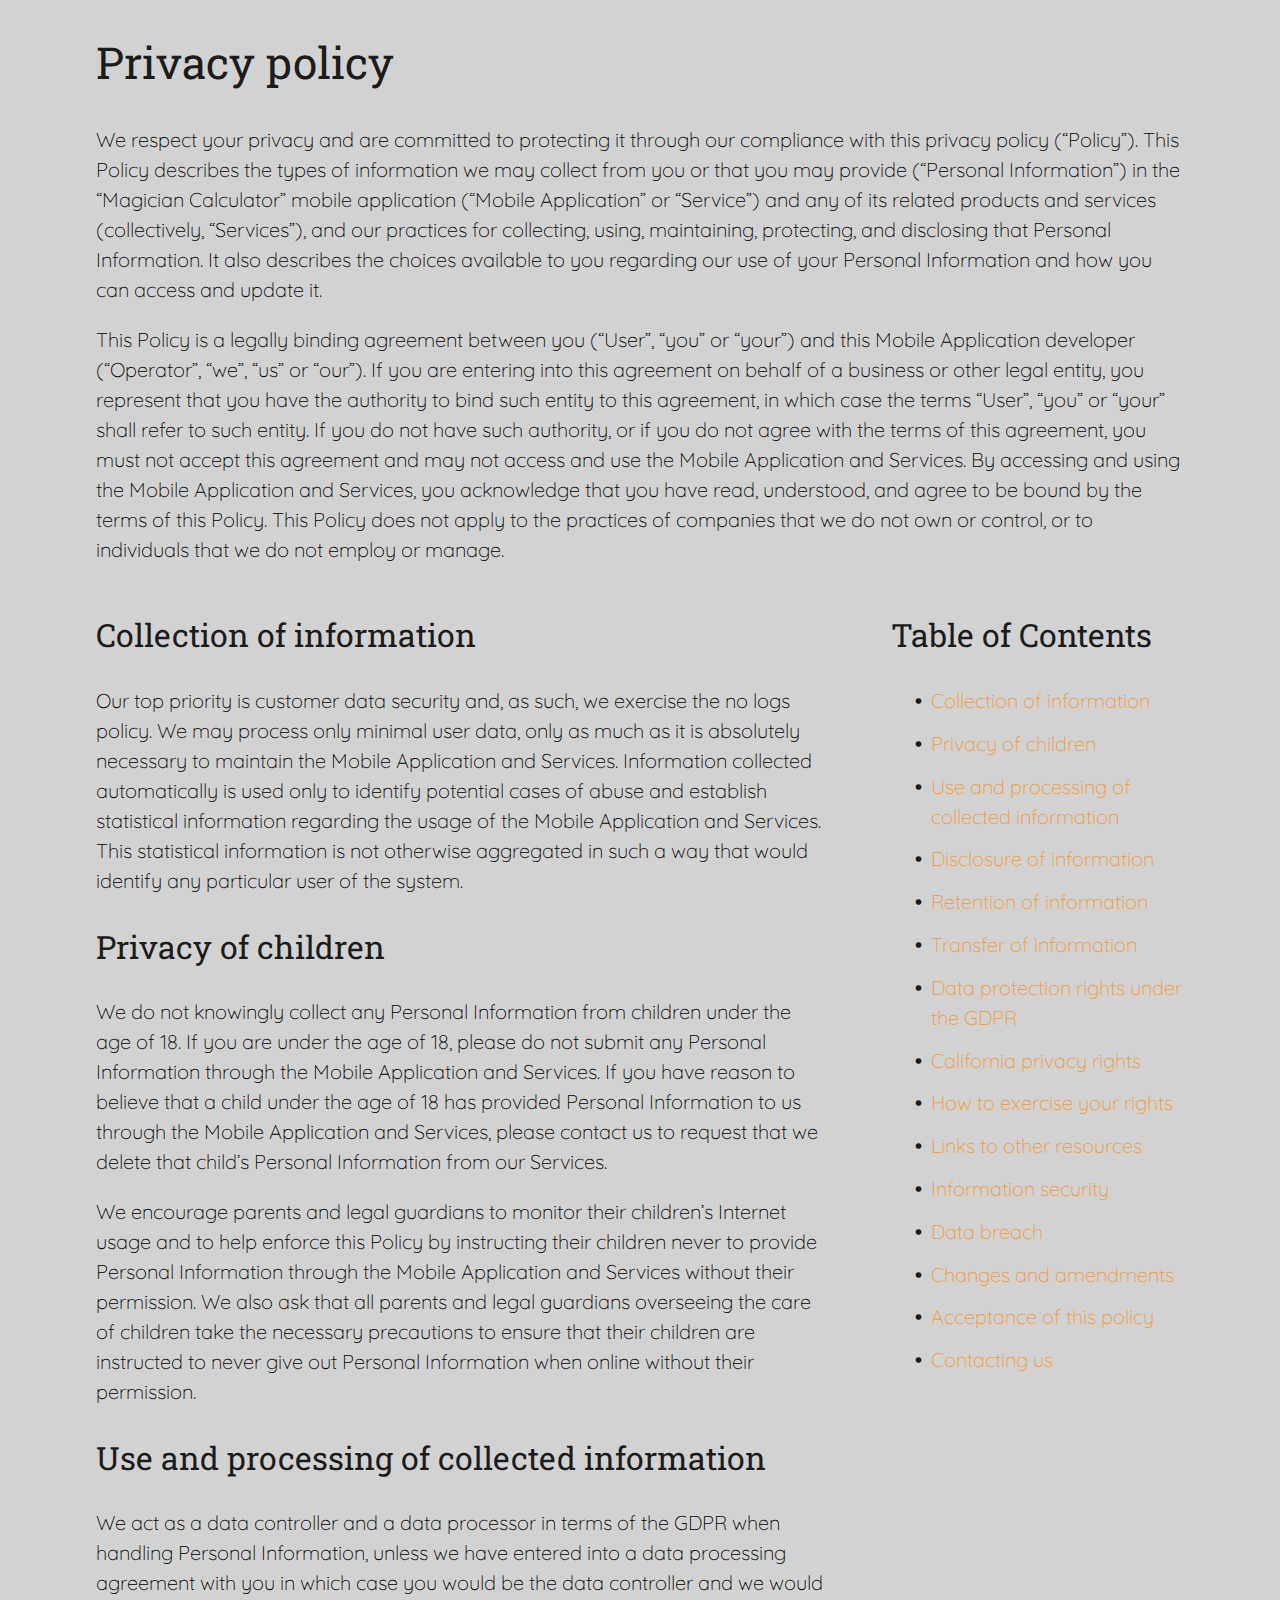
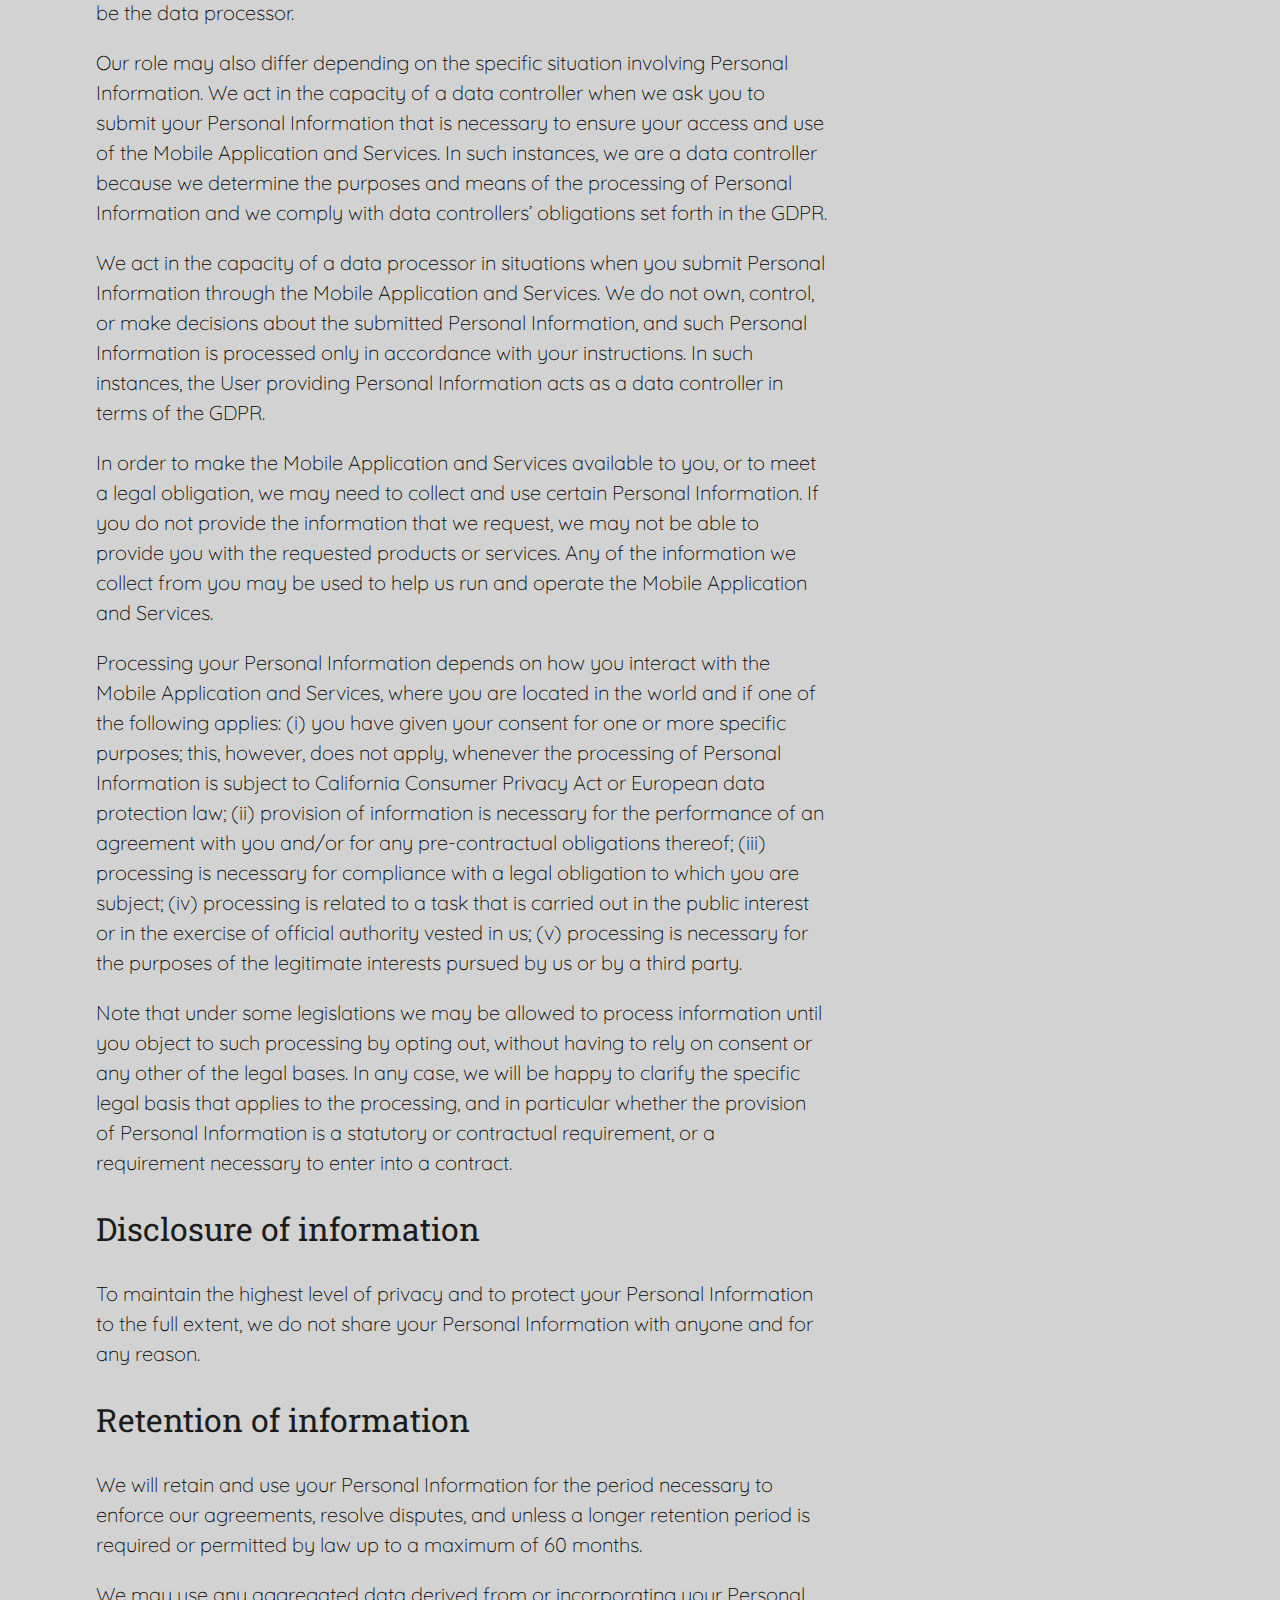
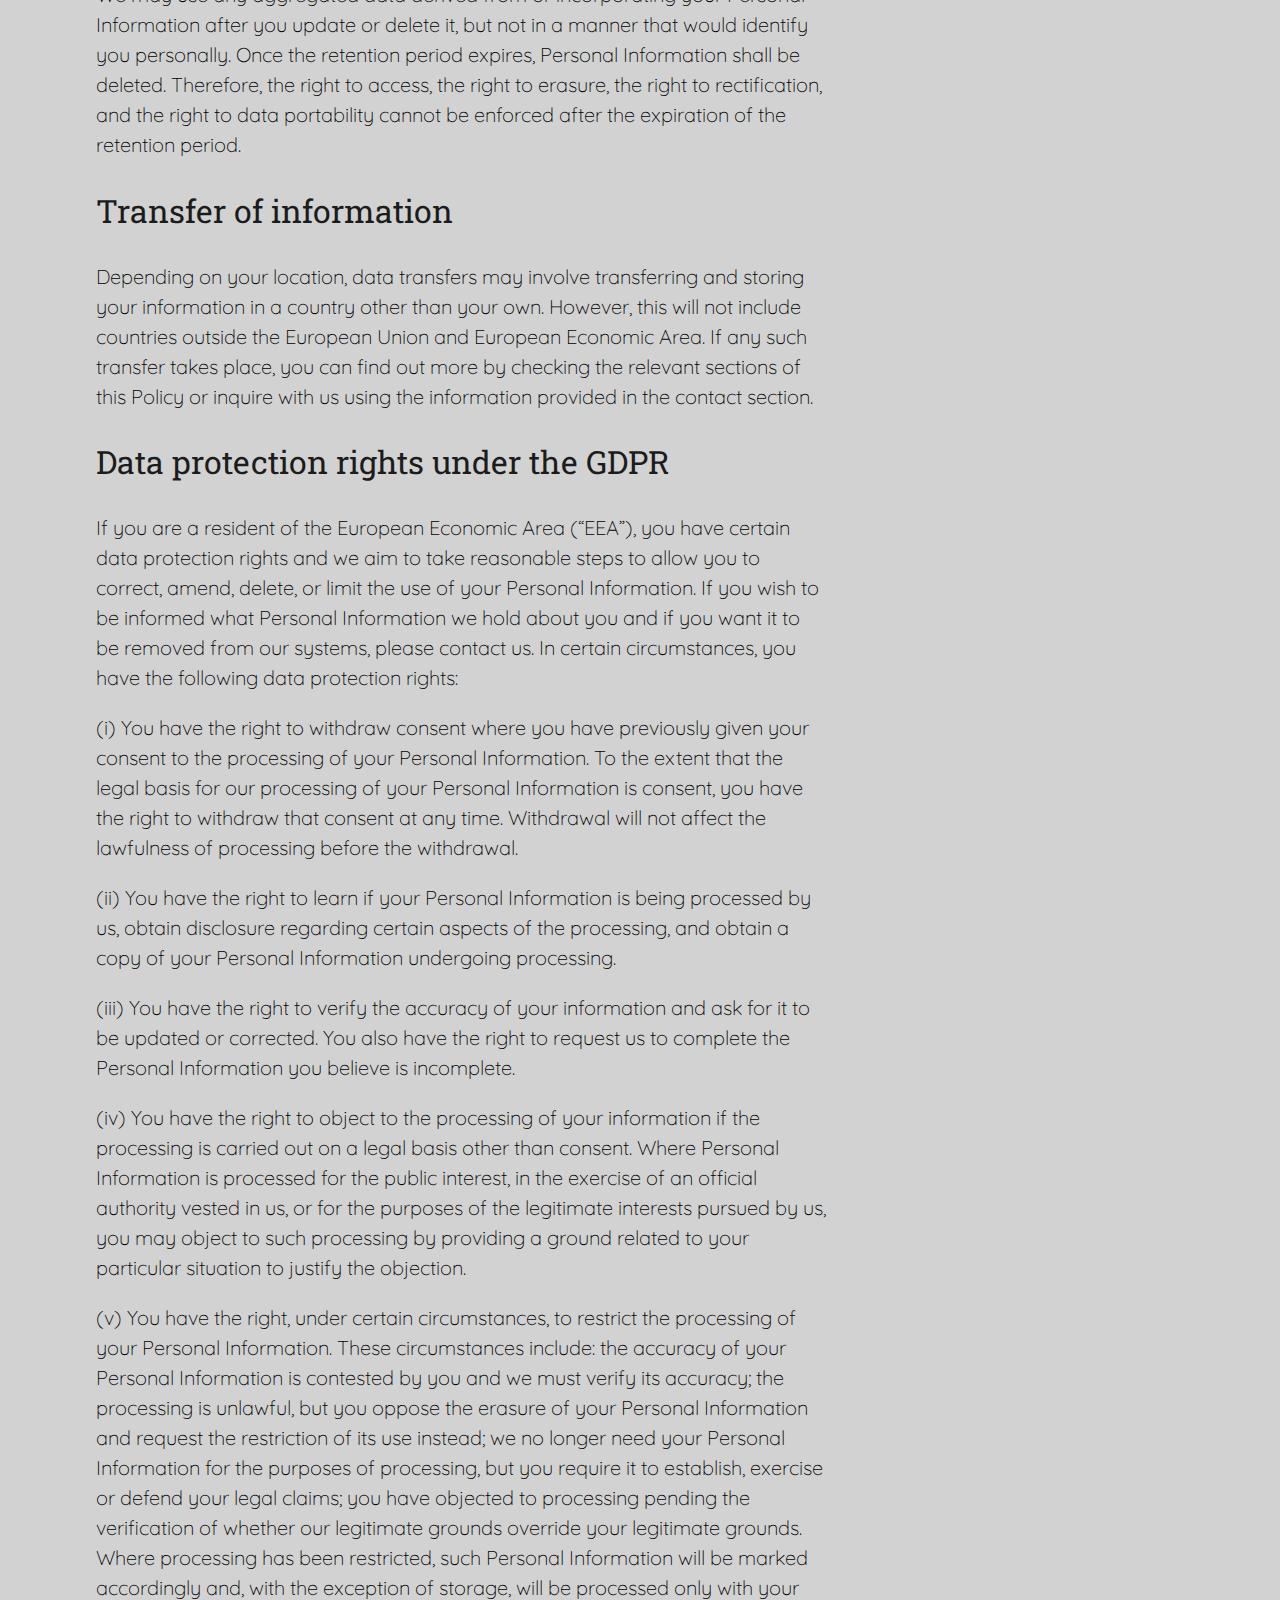
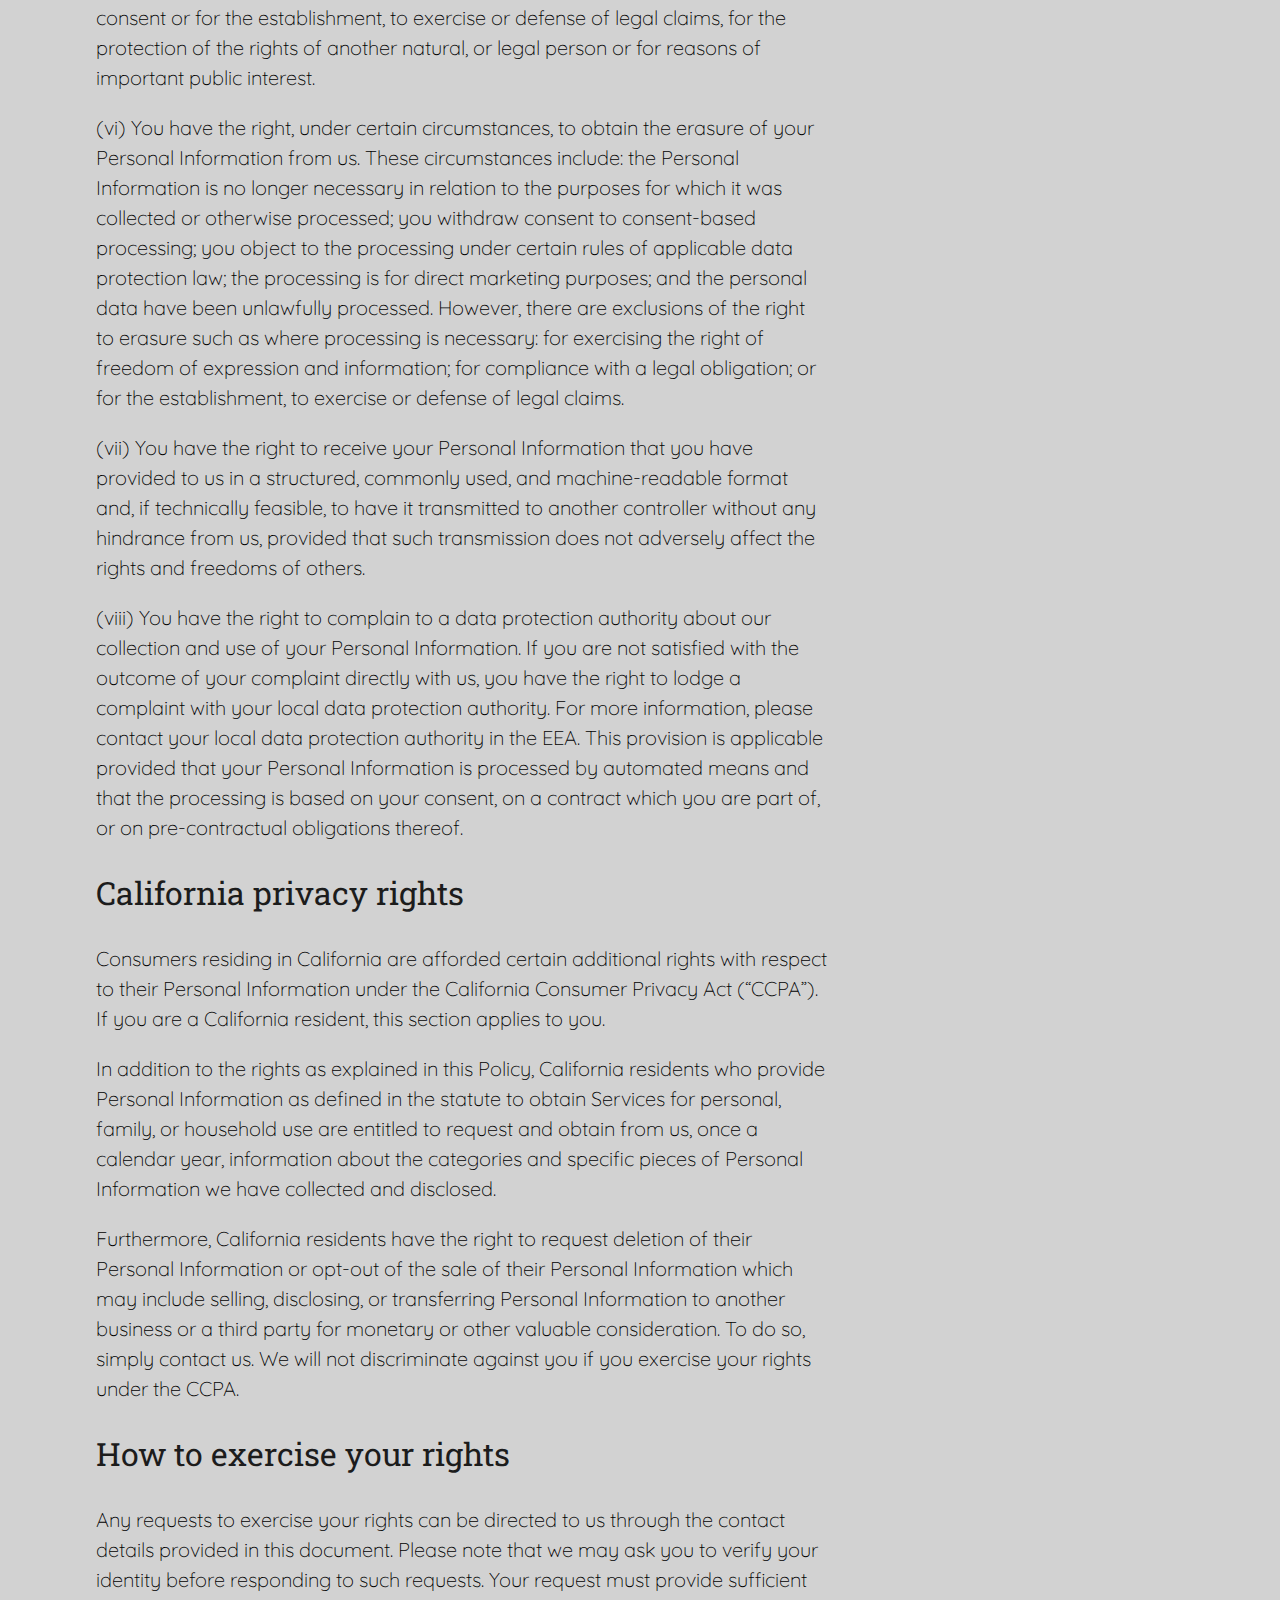
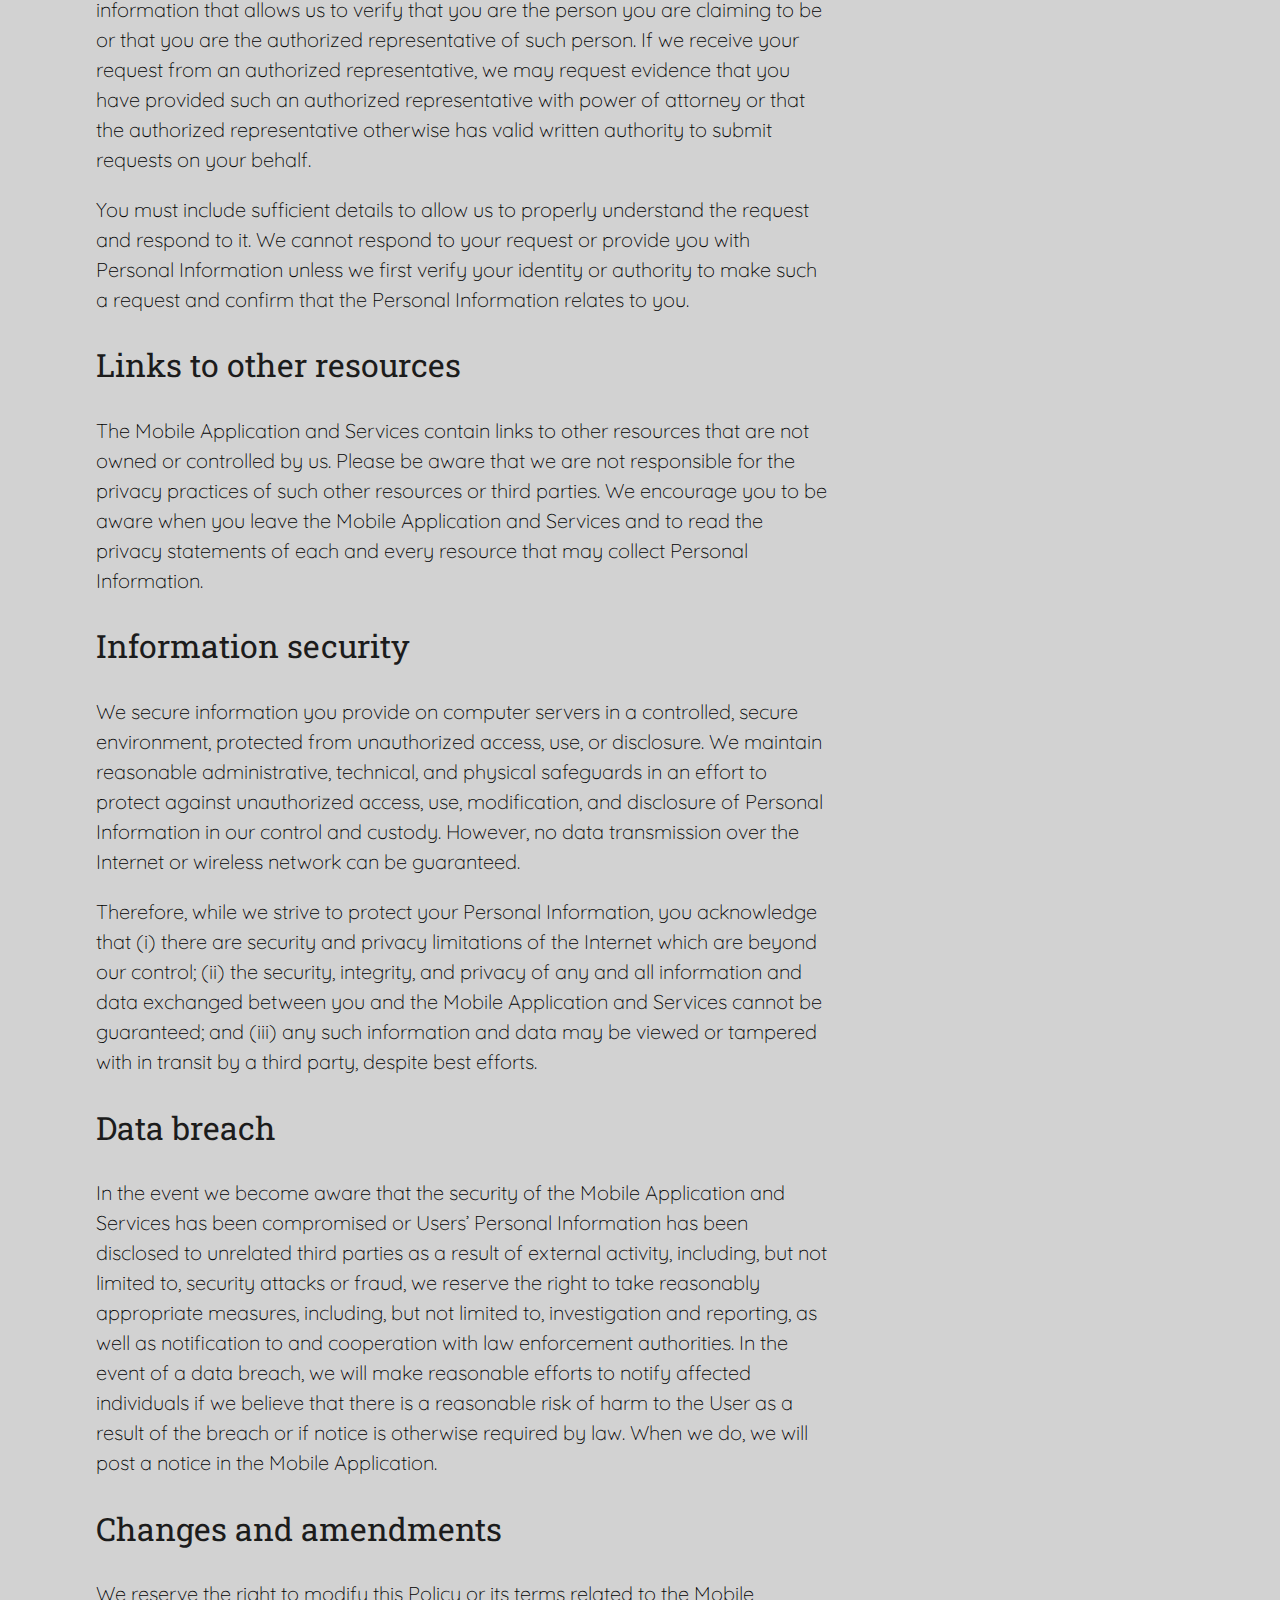
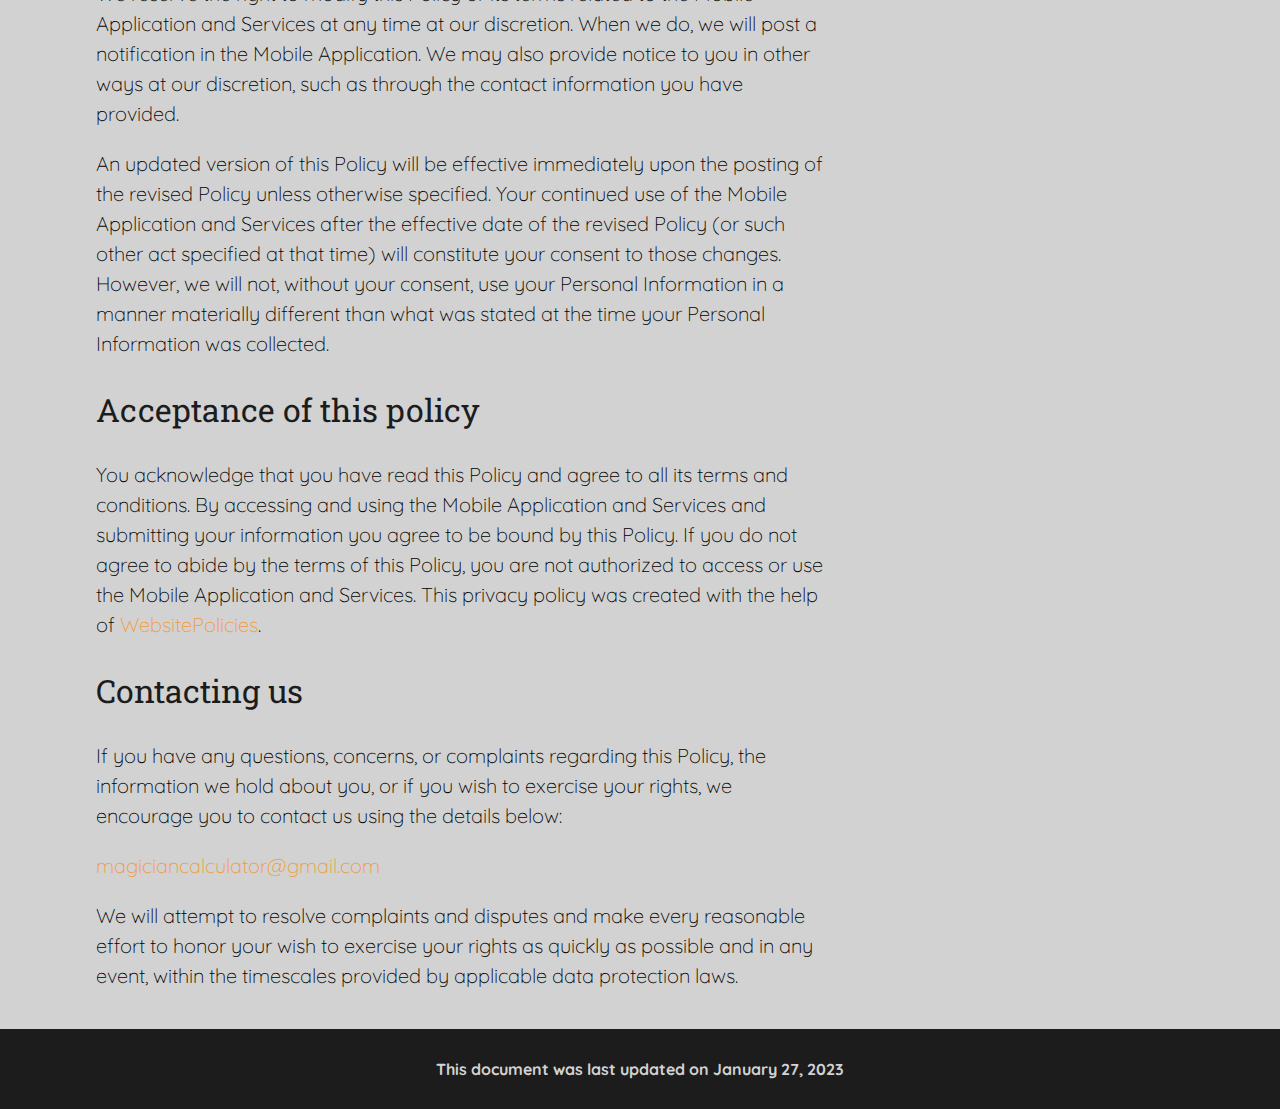
<file: magiciancalculator/index.html>
<!DOCTYPE html>
<html lang="en">

<head>
    <meta charset="utf-8" />
    <meta name="description" content="Where is my car - policy" />
    <meta name="keywords" content="" />
    <meta name="author" content="Fabian Thanner" />
    <meta name="viewport" content="width=device-width, initial-scale=1.0" />
    <title>Where is my car - Privacy Policy</title>
    <link href="./styles/styles.css" rel="stylesheet" />
</head>

<body>
    <main>
        <header>
            <div class="content-container">
                <div class="page-header-text">
                    <h1>Privacy policy</h1>
                    <p>We respect your privacy and are committed to protecting it through our compliance with this
                        privacy policy
                        (&#8220;Policy&#8221;). This Policy describes the types of information we may collect from
                        you or that you may
                        provide (&#8220;Personal Information&#8221;) in the &#8220;Magician Calculator&#8221; mobile
                        application
                        (&#8220;Mobile Application&#8221; or &#8220;Service&#8221;) and any of its related products
                        and services
                        (collectively, &#8220;Services&#8221;), and our practices for collecting, using,
                        maintaining, protecting, and
                        disclosing that Personal Information. It also describes the choices available to you
                        regarding our use of your
                        Personal Information and how you can access and update it.</p>
                    <p>This Policy is a legally binding agreement between you (&#8220;User&#8221;, &#8220;you&#8221;
                        or
                        &#8220;your&#8221;) and this Mobile Application developer (&#8220;Operator&#8221;,
                        &#8220;we&#8221;,
                        &#8220;us&#8221; or &#8220;our&#8221;). If you are entering into this agreement on behalf of
                        a business or other
                        legal entity, you represent that you have the authority to bind such entity to this
                        agreement, in which case the
                        terms &#8220;User&#8221;, &#8220;you&#8221; or &#8220;your&#8221; shall refer to such
                        entity. If you do not have
                        such authority, or if you do not agree with the terms of this agreement, you must not accept
                        this agreement and
                        may not access and use the Mobile Application and Services. By accessing and using the
                        Mobile Application and
                        Services, you acknowledge that you have read, understood, and agree to be bound by the terms
                        of this Policy.
                        This Policy does not apply to the practices of companies that we do not own or control, or
                        to individuals that
                        we do not employ or manage.</p>
                </div>
            </div>
        </header>


        <div class="grid-content">

            <div class="grid-toc-wrapper">
                <aside class="toc-container">
                    <h2>Table of Contents</h2>
                    <ul id="toc-list"></ul>
                </aside>
            </div>
            <div class="grid-content-wrapper">
                <section>
                    <div class="content-container toc-entry">
                        <h2 id="collection-of-information">Collection of information</h2>
                        <p>Our top priority is customer data security and, as such, we exercise the no logs policy. We
                            may
                            process
                            only
                            minimal user data, only as much as it is absolutely necessary to maintain the Mobile
                            Application
                            and
                            Services.
                            Information collected automatically is used only to identify potential cases of abuse and
                            establish
                            statistical
                            information regarding the usage of the Mobile Application and Services. This statistical
                            information is
                            not
                            otherwise aggregated in such a way that would identify any particular user of the system.
                        </p>
                    </div>
                </section>

                <section>
                    <div class="content-container toc-entry">
                        <h2 id="privacy-of-children">Privacy of children</h2>
                        <p>We do not knowingly collect any Personal Information from children under the age of 18. If
                            you
                            are under
                            the age
                            of 18, please do not submit any Personal Information through the Mobile Application and
                            Services. If you
                            have
                            reason to believe that a child under the age of 18 has provided Personal Information to us
                            through the
                            Mobile
                            Application and Services, please contact us to request that we delete that child&#8217;s
                            Personal
                            Information
                            from our Services.</p>
                        <p>We encourage parents and legal guardians to monitor their children&#8217;s Internet usage and
                            to
                            help
                            enforce
                            this Policy by instructing their children never to provide Personal Information through the
                            Mobile
                            Application
                            and Services without their permission. We also ask that all parents and legal guardians
                            overseeing the
                            care of
                            children take the necessary precautions to ensure that their children are instructed to
                            never
                            give out
                            Personal
                            Information when online without their permission.</p>

                    </div>
                </section>

                <section>
                    <div class="content-container toc-entry">
                        <h2 id="use-and-processing-of-collected-information">Use and processing of collected information
                        </h2>
                        <p>We act as a data controller and a data processor in terms of the GDPR when handling Personal
                            Information,
                            unless
                            we have entered into a data processing agreement with you in which case you would be the
                            data
                            controller
                            and we
                            would be the data processor.</p>
                        <p> Our role may also differ depending on the specific situation involving Personal Information.
                            We
                            act in
                            the
                            capacity of a data controller when we ask you to submit your Personal Information that is
                            necessary to
                            ensure
                            your access and use of the Mobile Application and Services. In such instances, we are a data
                            controller
                            because
                            we determine the purposes and means of the processing of Personal Information and we comply
                            with
                            data
                            controllers&#8217; obligations set forth in the GDPR.</p>
                        <p>We act in the capacity of a data processor in situations when you submit Personal Information
                            through the
                            Mobile
                            Application and Services. We do not own, control, or make decisions about the submitted
                            Personal
                            Information,
                            and such Personal Information is processed only in accordance with your instructions. In
                            such
                            instances,
                            the
                            User providing Personal Information acts as a data controller in terms of the GDPR.</p>
                        <p>In order to make the Mobile Application and Services available to you, or to meet a legal
                            obligation, we
                            may need
                            to collect and use certain Personal Information. If you do not provide the information that
                            we
                            request,
                            we may
                            not be able to provide you with the requested products or services. Any of the information
                            we
                            collect
                            from you
                            may be used to help us run and operate the Mobile Application and Services.</p>
                        <p>
                            Processing your Personal Information depends on how you interact with the Mobile Application
                            and
                            Services, where
                            you are located in the world and if one of the following applies: (i) you have given your
                            consent for
                            one or
                            more specific purposes; this, however, does not apply, whenever the processing of Personal
                            Information
                            is
                            subject to California Consumer Privacy Act or European data protection law; (ii) provision
                            of
                            information is
                            necessary for the performance of an agreement with you and/or for any pre-contractual
                            obligations
                            thereof; (iii)
                            processing is necessary for compliance with a legal obligation to which you are subject;
                            (iv)
                            processing
                            is
                            related to a task that is carried out in the public interest or in the exercise of official
                            authority
                            vested in
                            us; (v) processing is necessary for the purposes of the legitimate interests pursued by us
                            or by
                            a third
                            party.
                        </p>
                        <p> Note that under some legislations we may be allowed to process information until you object
                            to
                            such
                            processing
                            by opting out, without having to rely on consent or any other of the legal bases. In any
                            case,
                            we will
                            be happy
                            to clarify the specific legal basis that applies to the processing, and in particular
                            whether
                            the
                            provision of
                            Personal Information is a statutory or contractual requirement, or a requirement necessary
                            to
                            enter into
                            a
                            contract.</p>
                    </div>
                </section>
                <section>
                    <div class="content-container toc-entry">
                        <h2 id="disclosure-of-information">Disclosure of information</h2>
                        <p> To maintain the highest level of privacy and to protect your Personal Information to the
                            full
                            extent, we
                            do not
                            share your Personal Information with anyone and for any reason.</p>
                    </div>
                </section>

                <section>
                    <div class="content-container toc-entry">
                        <h2 id="retention-of-information">Retention of information</h2>
                        <p>We will retain and use your Personal Information for the period necessary to enforce our
                            agreements,
                            resolve
                            disputes, and unless a longer retention period is required or permitted by law up to a
                            maximum
                            of 60
                            months.</p>
                        <p>We may use any aggregated data derived from or incorporating your Personal Information after
                            you
                            update
                            or delete
                            it, but not in a manner that would identify you personally. Once the retention period
                            expires,
                            Personal
                            Information shall be deleted. Therefore, the right to access, the right to erasure, the
                            right to
                            rectification,
                            and the right to data portability cannot be enforced after the expiration of the retention
                            period.</p>
                    </div>
                </section>

                <section>
                    <div class="content-container toc-entry">
                        <h2 id="transfer-of-information">Transfer of information</h2>
                        <p>Depending on your location, data transfers may involve transferring and storing your
                            information
                            in a
                            country
                            other than your own. However, this will not include countries outside the European Union and
                            European
                            Economic
                            Area. If any such transfer takes place, you can find out more by checking the relevant
                            sections
                            of this
                            Policy
                            or inquire with us using the information provided in the contact section.</p>
                    </div>
                </section>

                <section>
                    <div class="content-container toc-entry">
                        <h2 id="data-protection-rights-under-the-gdpr">Data protection rights under the GDPR</h2>
                        <p>If you are a resident of the European Economic Area (&#8220;EEA&#8221;), you have certain
                            data
                            protection
                            rights
                            and we aim to take reasonable steps to allow you to correct, amend, delete, or limit the use
                            of
                            your
                            Personal
                            Information. If you wish to be informed what Personal Information we hold about you and if
                            you
                            want it
                            to be
                            removed from our systems, please contact us. In certain circumstances, you have the
                            following
                            data
                            protection
                            rights:</p>
                        <p>
                            (i) You have the right to withdraw consent where you have previously given your consent to
                            the
                            processing of
                            your Personal Information. To the extent that the legal basis for our processing of your
                            Personal
                            Information is
                            consent, you have the right to withdraw that consent at any time. Withdrawal will not affect
                            the
                            lawfulness of
                            processing before the withdrawal.</p>
                        <p>(ii) You have the right to learn if your Personal Information is being processed by us,
                            obtain
                            disclosure
                            regarding certain aspects of the processing, and obtain a copy of your Personal Information
                            undergoing
                            processing.</p>
                        <p>(iii) You have the right to verify the accuracy of your information and ask for it to be
                            updated
                            or
                            corrected.
                            You also have the right to request us to complete the Personal Information you believe is
                            incomplete.
                        </p>
                        <p>(iv) You have the right to object to the processing of your information if the processing is
                            carried out
                            on a
                            legal basis other than consent. Where Personal Information is processed for the public
                            interest,
                            in the
                            exercise
                            of an official authority vested in us, or for the purposes of the legitimate interests
                            pursued
                            by us,
                            you may
                            object to such processing by providing a ground related to your particular situation to
                            justify
                            the
                            objection.
                        </p>
                        <p>(v) You have the right, under certain circumstances, to restrict the processing of your
                            Personal
                            Information.
                            These circumstances include: the accuracy of your Personal Information is contested by you
                            and
                            we must
                            verify
                            its accuracy; the processing is unlawful, but you oppose the erasure of your Personal
                            Information and
                            request
                            the restriction of its use instead; we no longer need your Personal Information for the
                            purposes
                            of
                            processing,
                            but you require it to establish, exercise or defend your legal claims; you have objected to
                            processing
                            pending
                            the verification of whether our legitimate grounds override your legitimate grounds. Where
                            processing
                            has been
                            restricted, such Personal Information will be marked accordingly and, with the exception of
                            storage,
                            will be
                            processed only with your consent or for the establishment, to exercise or defense of legal
                            claims, for
                            the
                            protection of the rights of another natural, or legal person or for reasons of important
                            public
                            interest.</p>
                        <p>(vi) You have the right, under certain circumstances, to obtain the erasure of your Personal
                            Information
                            from us.
                            These circumstances include: the Personal Information is no longer necessary in relation to
                            the
                            purposes
                            for
                            which it was collected or otherwise processed; you withdraw consent to consent-based
                            processing;
                            you
                            object to
                            the processing under certain rules of applicable data protection law; the processing is for
                            direct
                            marketing
                            purposes; and the personal data have been unlawfully processed. However, there are
                            exclusions of
                            the
                            right to
                            erasure such as where processing is necessary: for exercising the right of freedom of
                            expression
                            and
                            information; for compliance with a legal obligation; or for the establishment, to exercise
                            or
                            defense of
                            legal
                            claims.</p>
                        <p>(vii) You have the right to receive your Personal Information that you have provided to us in
                            a
                            structured,
                            commonly used, and machine-readable format and, if technically feasible, to have it
                            transmitted
                            to
                            another
                            controller without any hindrance from us, provided that such transmission does not adversely
                            affect the
                            rights
                            and freedoms of others.</p>
                        <p>(viii) You have the right to complain to a data protection authority about our collection and
                            use
                            of your
                            Personal Information. If you are not satisfied with the outcome of your complaint directly
                            with
                            us, you
                            have the
                            right to lodge a complaint with your local data protection authority. For more information,
                            please
                            contact your
                            local data protection authority in the EEA. This provision is applicable provided that your
                            Personal
                            Information
                            is processed by automated means and that the processing is based on your consent, on a
                            contract
                            which
                            you are
                            part of, or on pre-contractual obligations thereof.</p>
                    </div>
                </section>

                <section>
                    <div class="content-container toc-entry">
                        <h2 id="california-privacy-rights">California privacy rights</h2>
                        <p>Consumers residing in California are afforded certain additional rights with respect to their
                            Personal
                            Information under the California Consumer Privacy Act (&#8220;CCPA&#8221;). If you are a
                            California
                            resident,
                            this section applies to you.</p>
                        <p>In addition to the rights as explained in this Policy, California residents who provide
                            Personal
                            Information as
                            defined in the statute to obtain Services for personal, family, or household use are
                            entitled to
                            request
                            and
                            obtain from us, once a calendar year, information about the categories and specific pieces
                            of
                            Personal
                            Information we have collected and disclosed.</p>
                        <p>Furthermore, California residents have the right to request deletion of their Personal
                            Information or
                            opt-out of
                            the sale of their Personal Information which may include selling, disclosing, or
                            transferring
                            Personal
                            Information to another business or a third party for monetary or other valuable
                            consideration.
                            To do so,
                            simply
                            contact us. We will not discriminate against you if you exercise your rights under the CCPA.
                        </p>
                    </div>
                </section>

                <section>
                    <div class="content-container toc-entry">
                        <h2 id="how-to-exercise-your-rights">How to exercise your rights</h2>
                        <p>Any requests to exercise your rights can be directed to us through the contact details
                            provided
                            in this
                            document.
                            Please note that we may ask you to verify your identity before responding to such requests.
                            Your
                            request
                            must
                            provide sufficient information that allows us to verify that you are the person you are
                            claiming
                            to be
                            or that
                            you are the authorized representative of such person. If we receive your request from an
                            authorized
                            representative, we may request evidence that you have provided such an authorized
                            representative
                            with
                            power of
                            attorney or that the authorized representative otherwise has valid written authority to
                            submit
                            requests
                            on your
                            behalf.</p>
                        <p>You must include sufficient details to allow us to properly understand the request and
                            respond to
                            it. We
                            cannot
                            respond to your request or provide you with Personal Information unless we first verify your
                            identity or
                            authority to make such a request and confirm that the Personal Information relates to you.
                        </p>
                    </div>
                </section>

                <section>
                    <div class="content-container toc-entry">
                        <h2 id="links-to-other-resources">Links to other resources</h2>
                        <p>The Mobile Application and Services contain links to other resources that are not owned or
                            controlled by
                            us.
                            Please be aware that we are not responsible for the privacy practices of such other
                            resources or
                            third
                            parties.
                            We encourage you to be aware when you leave the Mobile Application and Services and to read
                            the
                            privacy
                            statements of each and every resource that may collect Personal Information.</p>
                    </div>
                </section>

                <section>
                    <div class="content-container toc-entry">
                        <h2 id="information-security">Information security</h2>
                        <p>We secure information you provide on computer servers in a controlled, secure environment,
                            protected from
                            unauthorized access, use, or disclosure. We maintain reasonable administrative, technical,
                            and
                            physical
                            safeguards in an effort to protect against unauthorized access, use, modification, and
                            disclosure of
                            Personal
                            Information in our control and custody. However, no data transmission over the Internet or
                            wireless
                            network can
                            be guaranteed.</p>
                        <p>Therefore, while we strive to protect your Personal Information, you acknowledge that (i)
                            there
                            are
                            security and
                            privacy limitations of the Internet which are beyond our control; (ii) the security,
                            integrity,
                            and
                            privacy of
                            any and all information and data exchanged between you and the Mobile Application and
                            Services
                            cannot be
                            guaranteed; and (iii) any such information and data may be viewed or tampered with in
                            transit by
                            a third
                            party,
                            despite best efforts.</p>
                    </div>
                </section>

                <section>
                    <div class="content-container toc-entry">
                        <h2 id="data-breach">Data breach</h2>
                        <p>In the event we become aware that the security of the Mobile Application and Services has
                            been
                            compromised or
                            Users&#8217; Personal Information has been disclosed to unrelated third parties as a result
                            of
                            external
                            activity, including, but not limited to, security attacks or fraud, we reserve the right to
                            take
                            reasonably
                            appropriate measures, including, but not limited to, investigation and reporting, as well as
                            notification to and
                            cooperation with law enforcement authorities. In the event of a data breach, we will make
                            reasonable
                            efforts to
                            notify affected individuals if we believe that there is a reasonable risk of harm to the
                            User as
                            a
                            result of the
                            breach or if notice is otherwise required by law. When we do, we will post a notice in the
                            Mobile
                            Application.
                        </p>
                    </div>
                </section>

                <section>
                    <div class="content-container toc-entry">
                        <h2 id="changes-and-amendments">Changes and amendments</h2>
                        <p>We reserve the right to modify this Policy or its terms related to the Mobile Application and
                            Services at
                            any
                            time at our discretion. When we do, we will post a notification in the Mobile Application.
                            We
                            may also
                            provide
                            notice to you in other ways at our discretion, such as through the contact information you
                            have
                            provided.</p>
                        <p>An updated version of this Policy will be effective immediately upon the posting of the
                            revised
                            Policy
                            unless
                            otherwise specified. Your continued use of the Mobile Application and Services after the
                            effective date
                            of the
                            revised Policy (or such other act specified at that time) will constitute your consent to
                            those
                            changes.
                            However, we will not, without your consent, use your Personal Information in a manner
                            materially
                            different than
                            what was stated at the time your Personal Information was collected.</p>
                    </div>
                </section>

                <section>
                    <div class="content-container toc-entry">
                        <h2 id="acceptance-of-this-policy">Acceptance of this policy</h2>
                        <p>You acknowledge that you have read this Policy and agree to all its terms and conditions. By
                            accessing
                            and using
                            the Mobile Application and Services and submitting your information you agree to be bound by
                            this
                            Policy. If you
                            do not agree to abide by the terms of this Policy, you are not authorized to access or use
                            the
                            Mobile
                            Application and Services. This privacy policy was created with the help of <a
                                href="https://www.websitepolicies.com" target="_blank"
                                rel="nofollow">WebsitePolicies</a>.
                        </p>
                    </div>
                </section>

                <section>
                    <div class="content-container toc-entry">
                        <h2 id="contacting-us">Contacting us</h2>
                        <p>If you have any questions, concerns, or complaints regarding this Policy, the information we
                            hold
                            about
                            you, or
                            if you wish to exercise your rights, we encourage you to contact us using the details below:
                        </p>
                        <p><a
                                href="&#109;&#097;&#105;&#108;&#116;&#111;&#058;m&#97;&#103;icia&#110;calculato&#114;&#64;&#103;m&#97;il.c&#111;m">&#109;ag&#105;&#99;i&#97;&#110;c&#97;&#108;c&#117;&#108;&#97;&#116;&#111;r&#64;&#103;&#109;&#97;il.&#99;om</a>
                        </p>
                        <p>We will attempt to resolve complaints and disputes and make every reasonable effort to honor
                            your
                            wish to
                            exercise your rights as quickly as possible and in any event, within the timescales provided
                            by
                            applicable data
                            protection laws.</p>
                    </div>
                </section>
            </div>
        </div>
    </main>
    <footer>
        <p>This document was last updated on January 27, 2023</p>
    </footer>

    <script src="./scripts/index.js"></script>
</body>

</html>
</file>
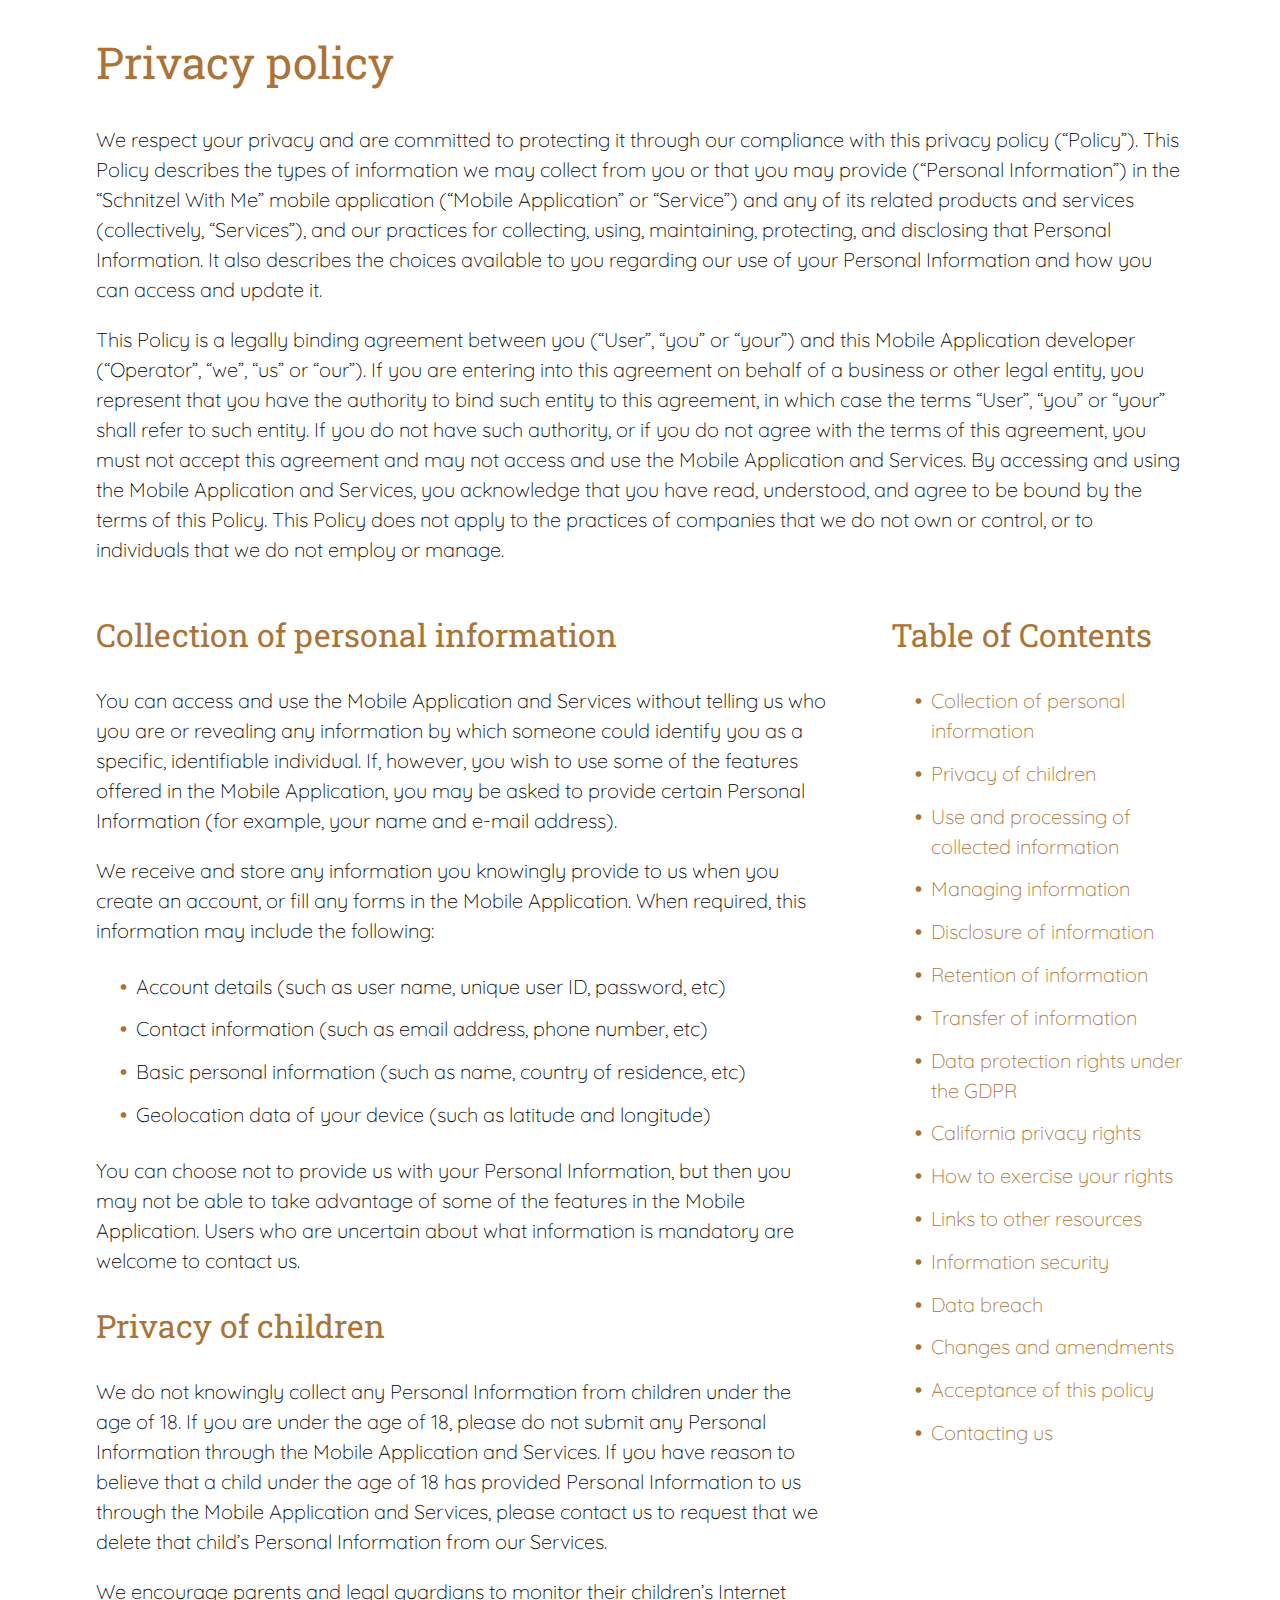
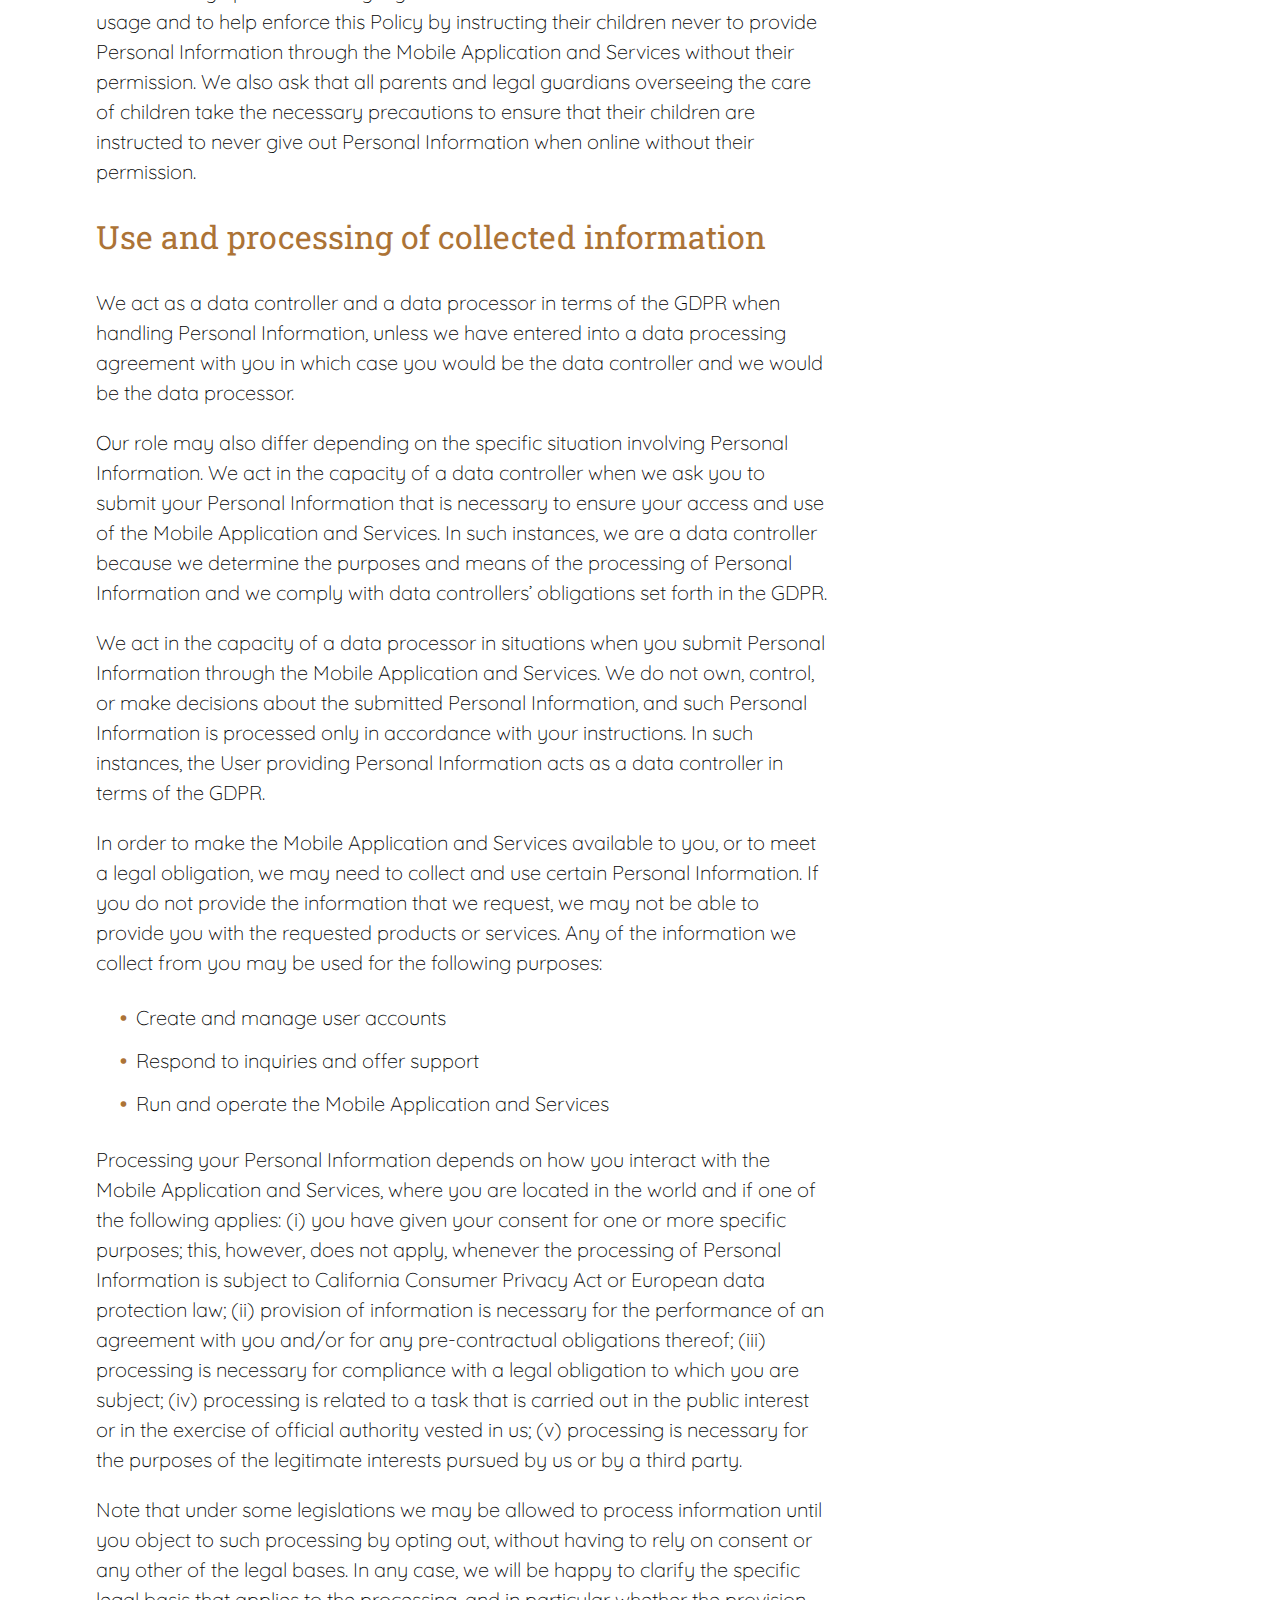
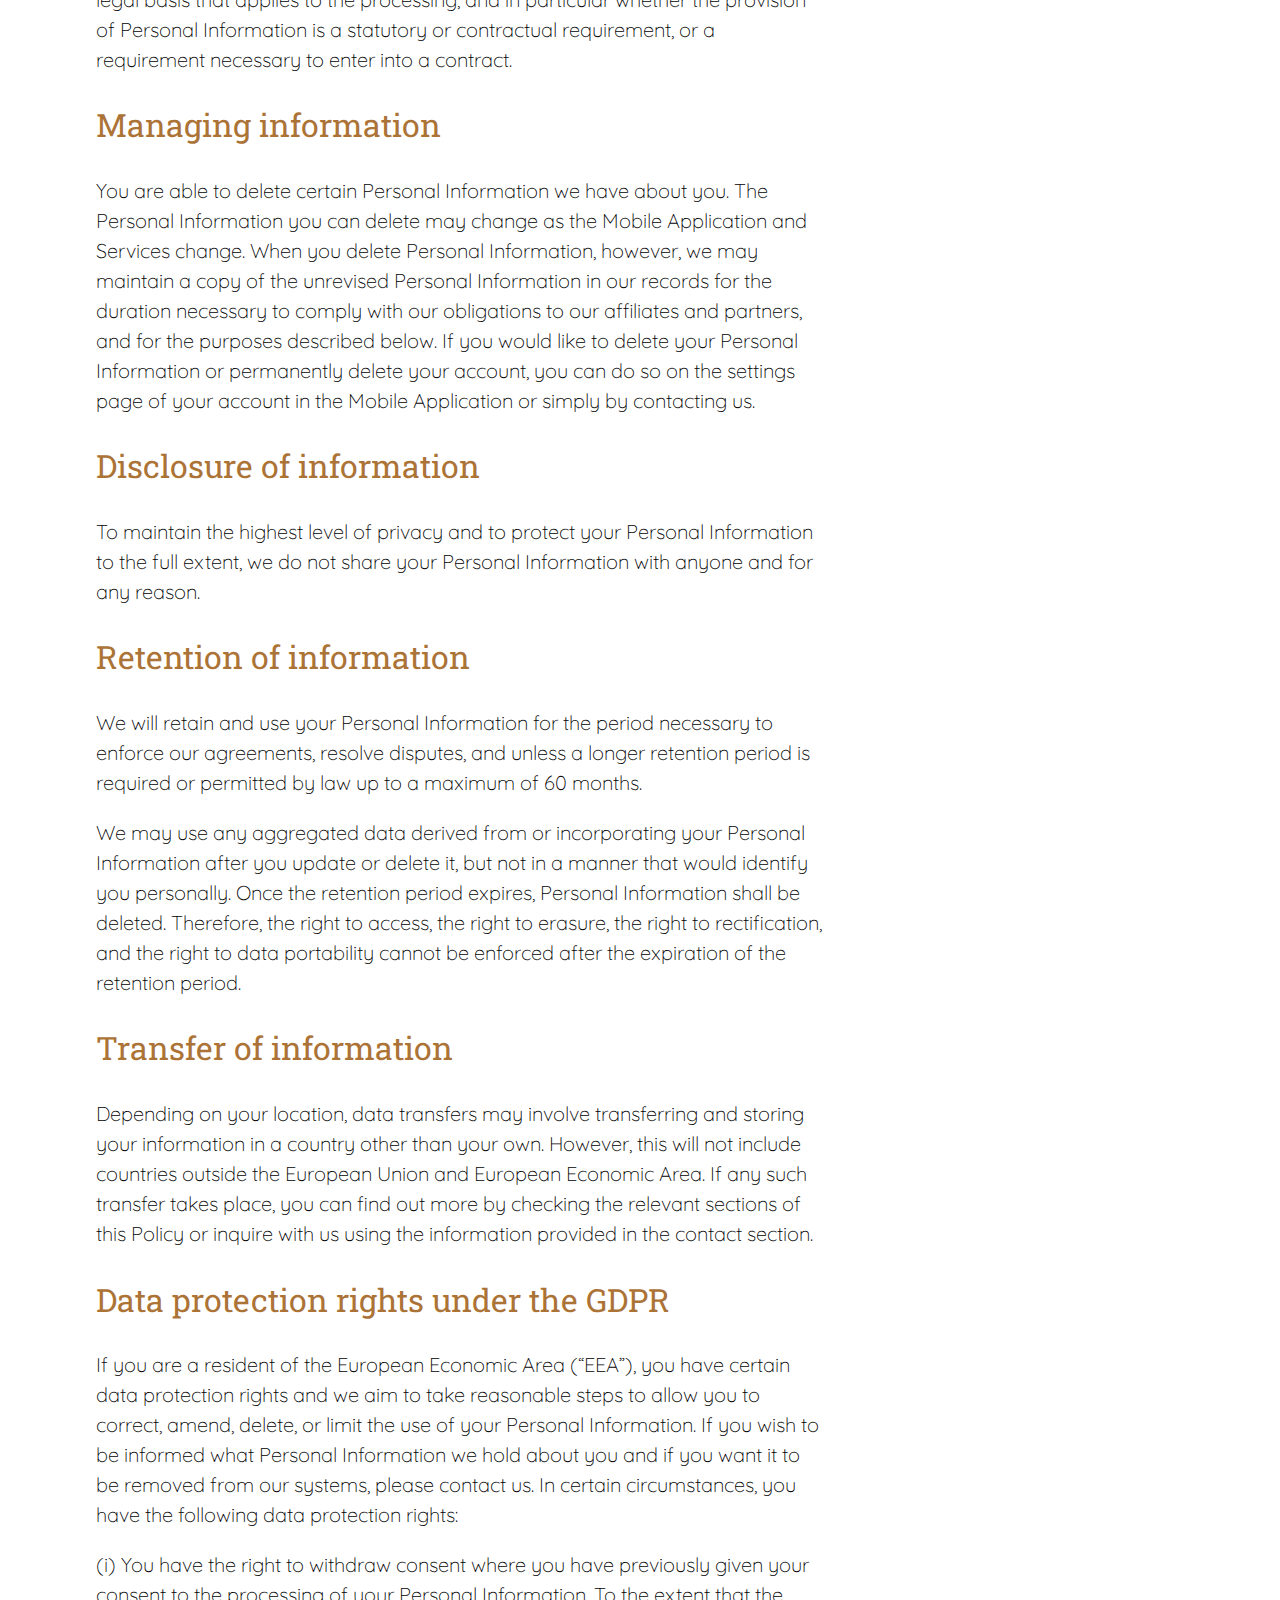
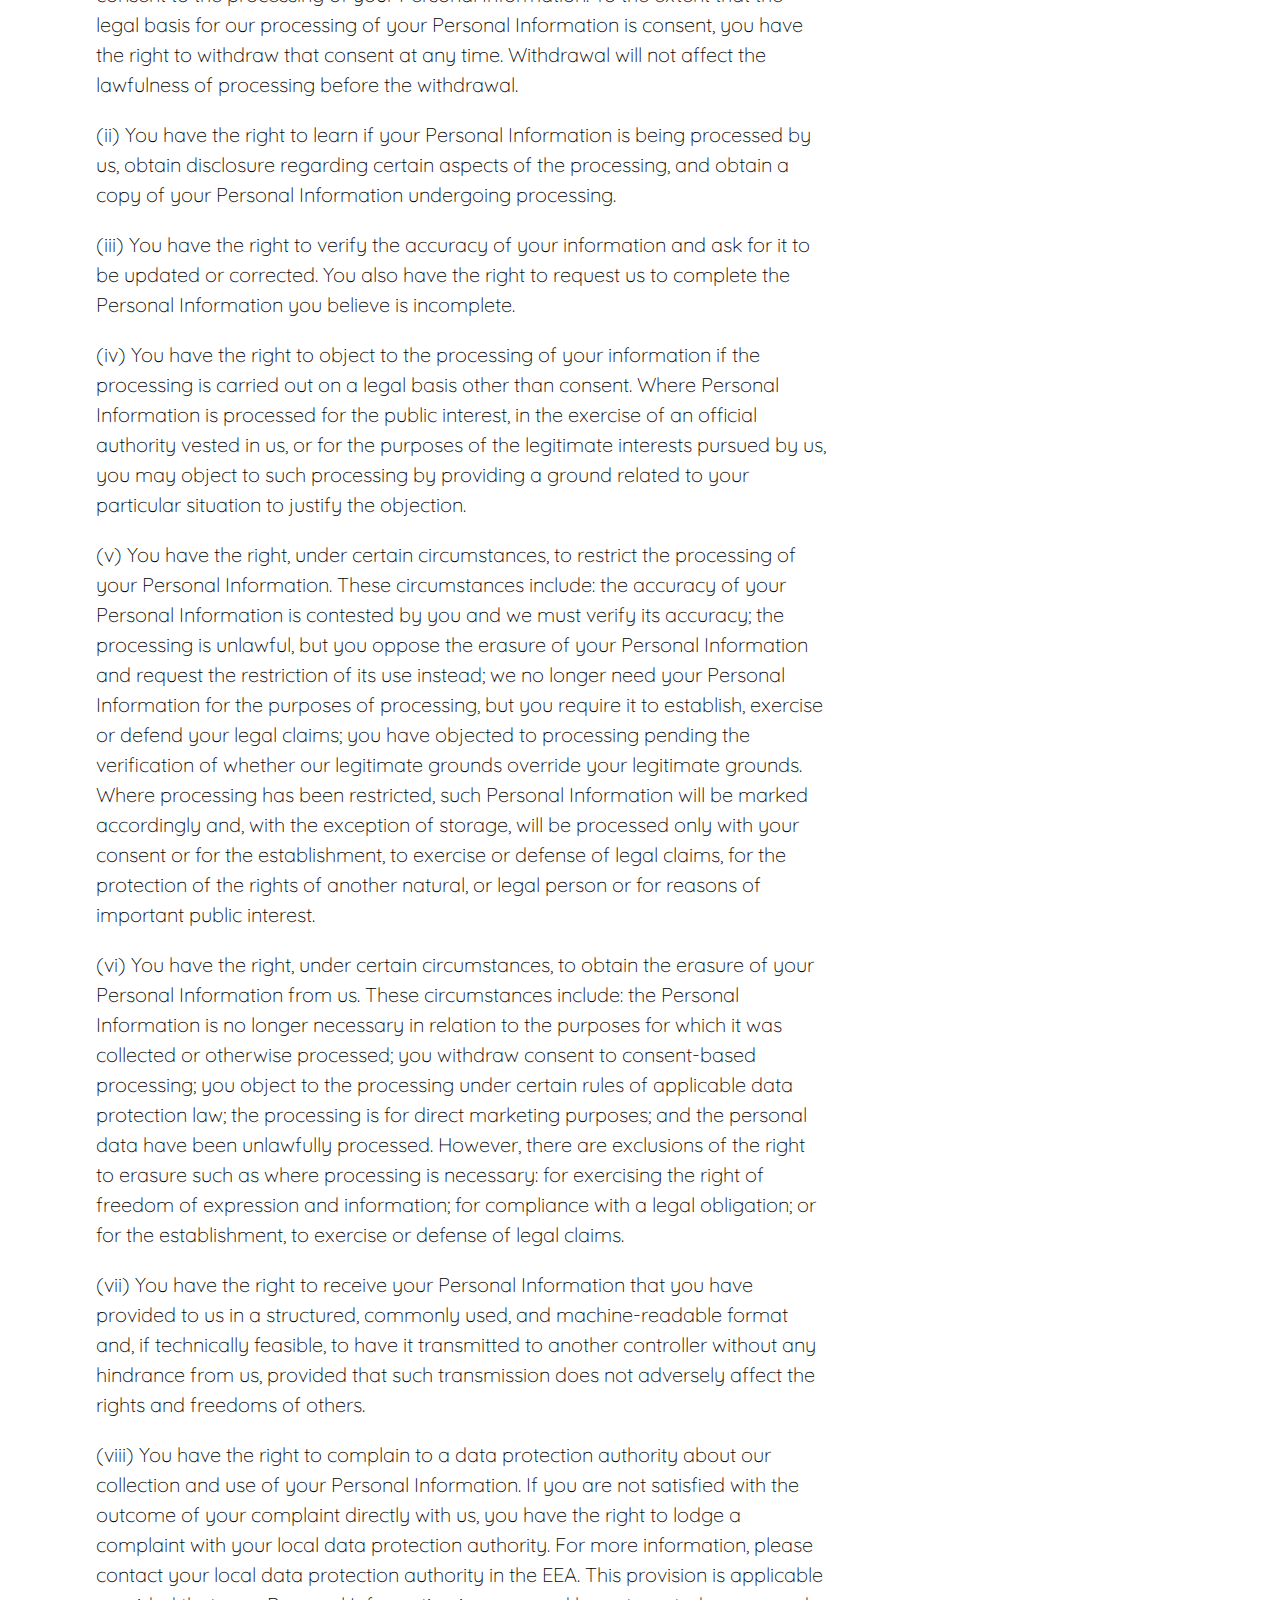
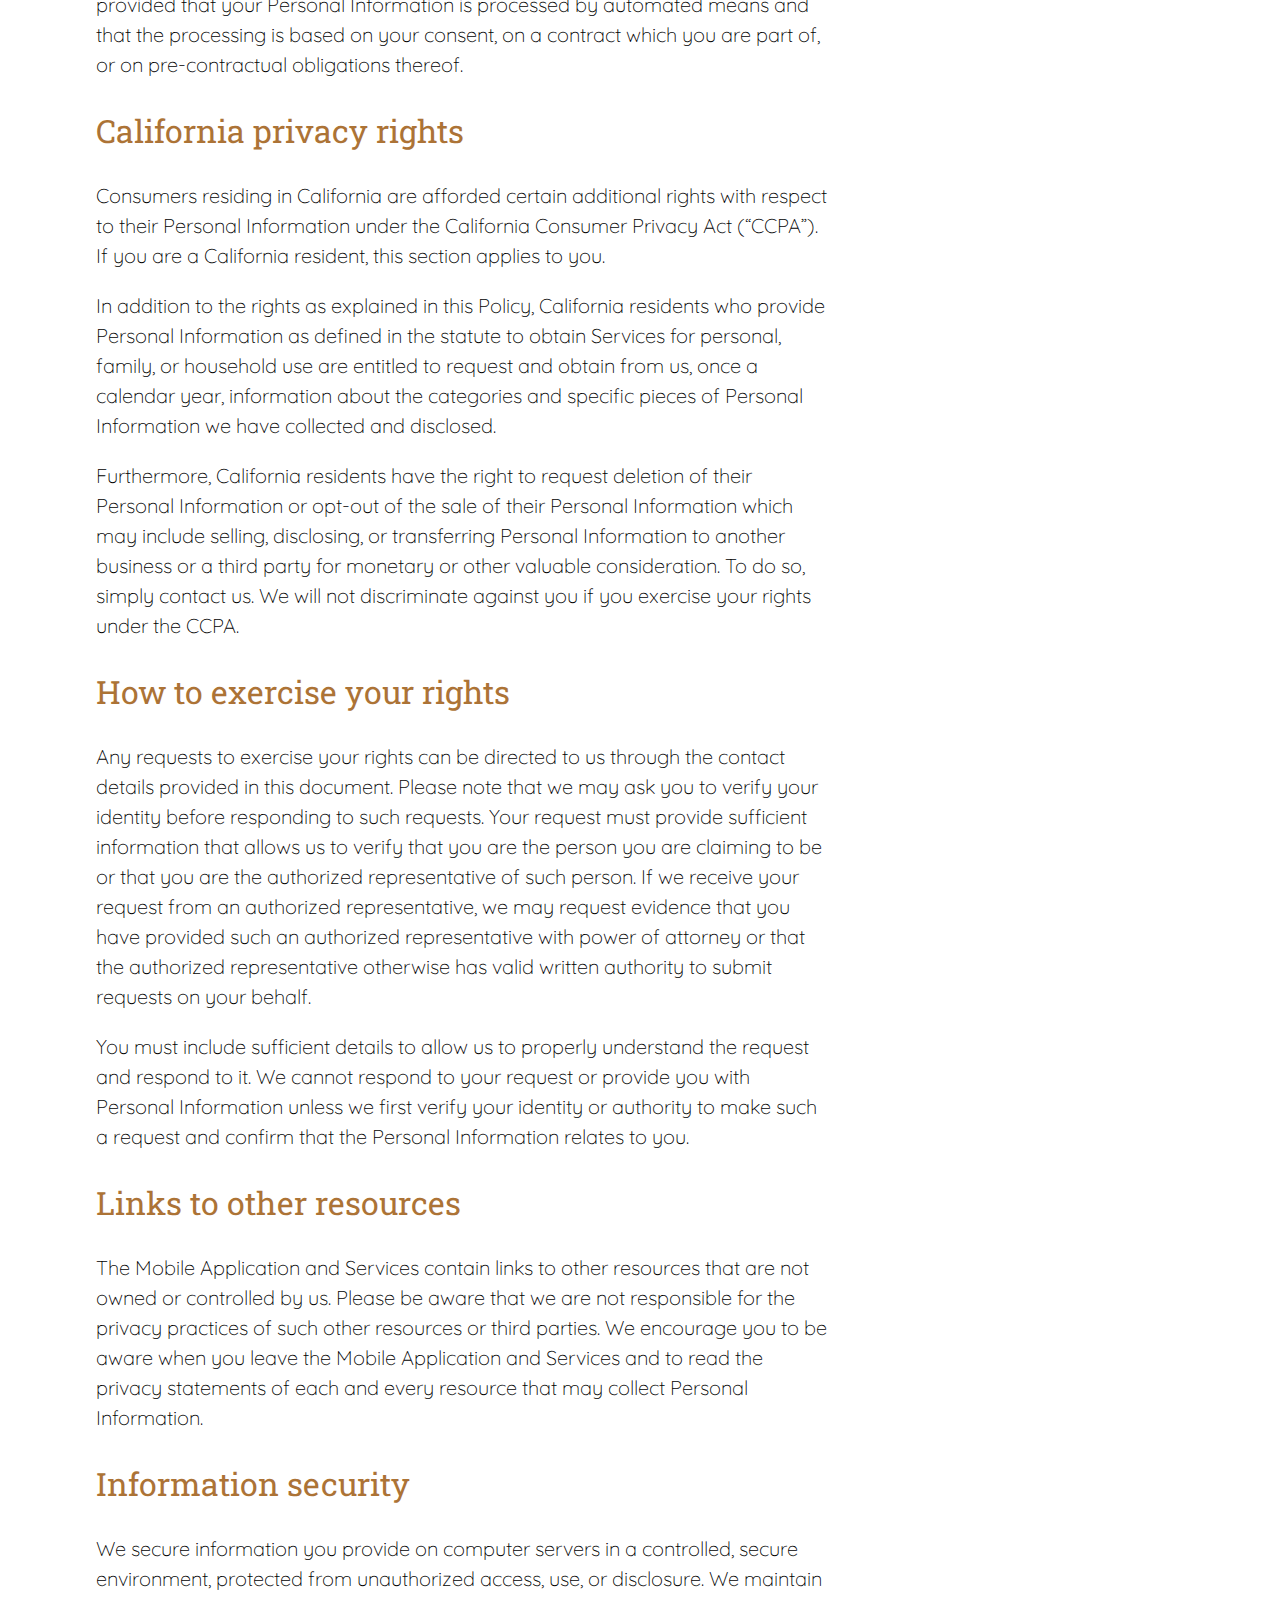
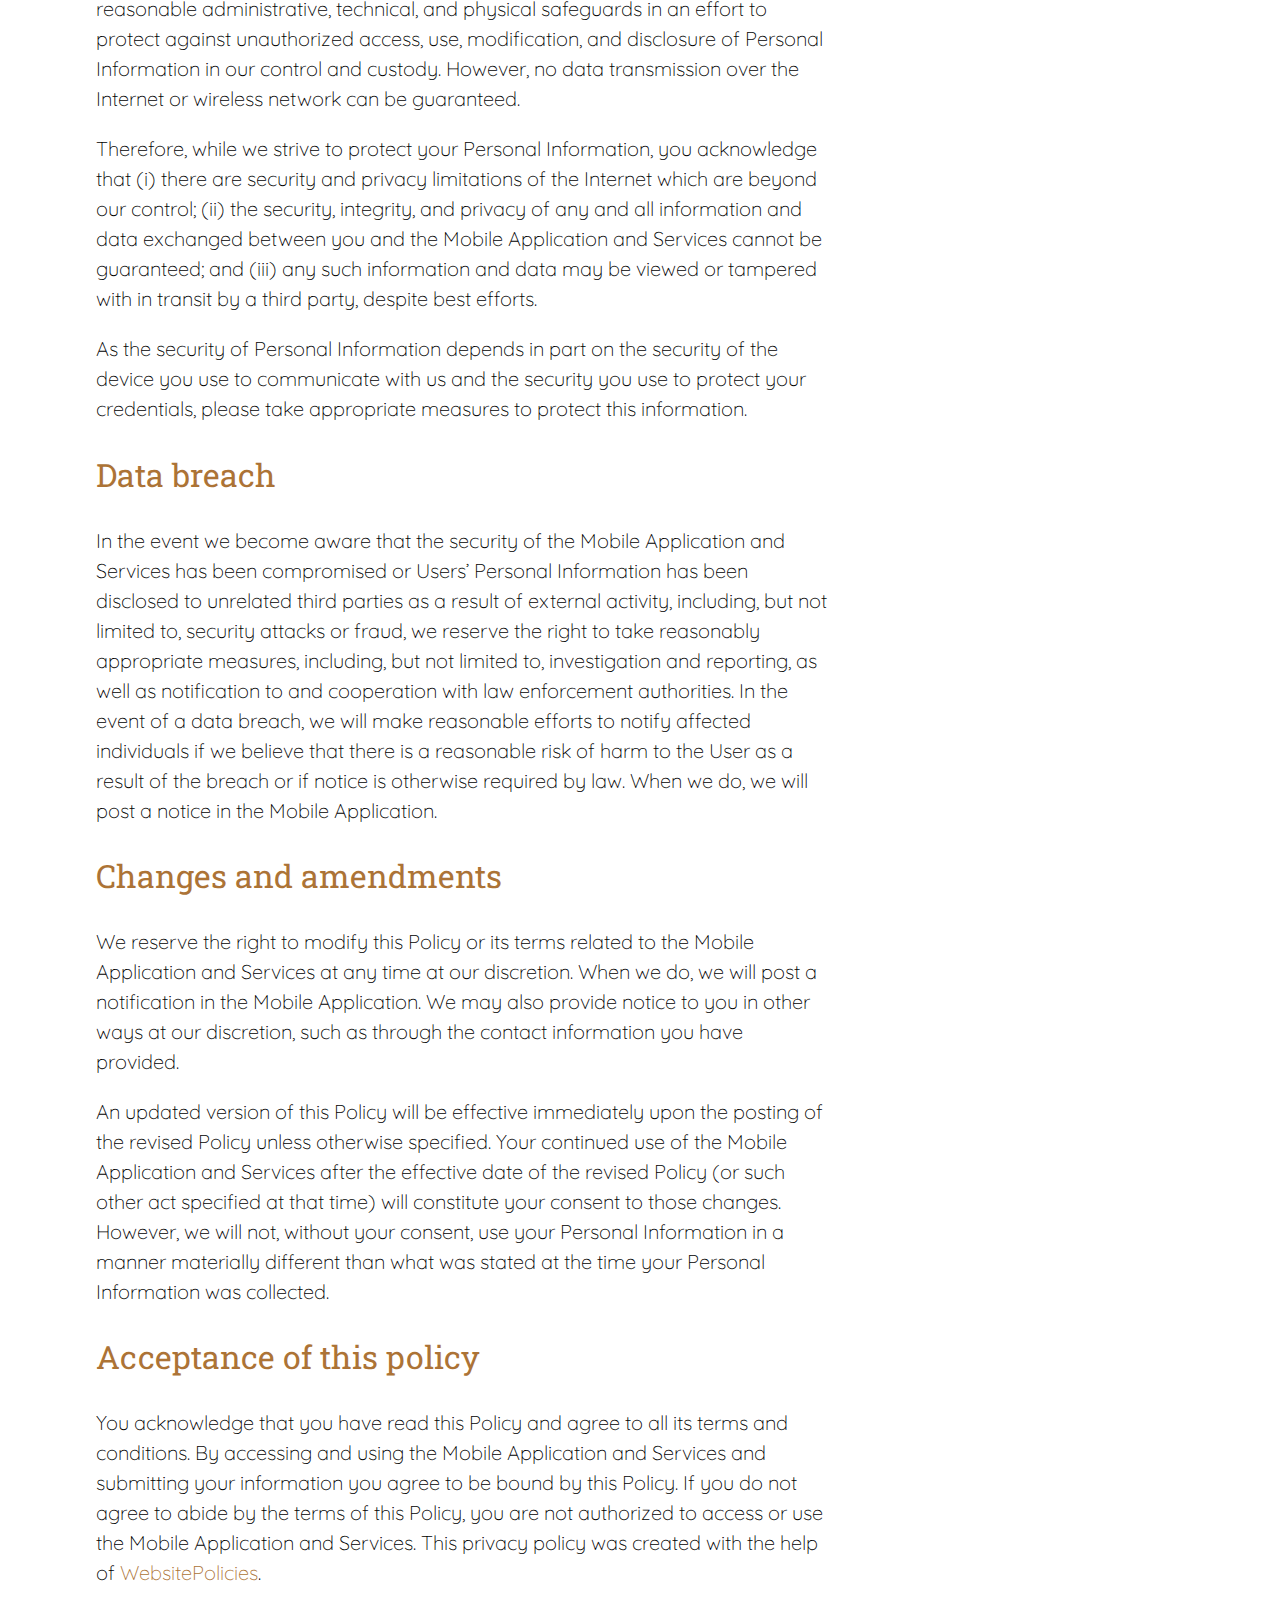
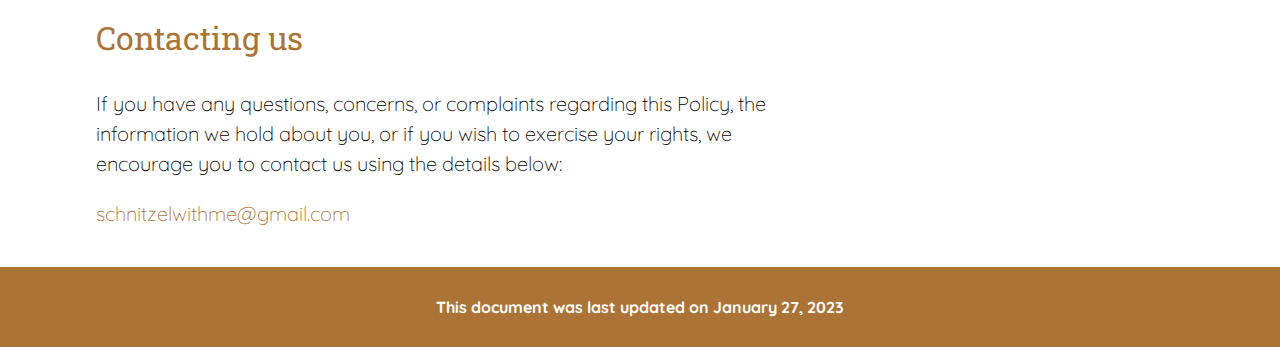
<file: schnitzelwithme/index.html>
<!DOCTYPE html>
<html lang="en">

<head>
    <meta charset="utf-8" />
    <meta name="description" content="Where is my car - policy" />
    <meta name="keywords" content="" />
    <meta name="author" content="Fabian Thanner" />
    <meta name="viewport" content="width=device-width, initial-scale=1.0" />
    <title>Schnitzel With Me - Privacy Policy</title>
    <link href="./styles/styles.css" rel="stylesheet" />
</head>

<body>
    <main>
        <header>
            <div class="content-container">
                <div class="page-header-text">
                    <h1>Privacy policy</h1>
                    <p>We respect your privacy and are committed to protecting it through our compliance with this
                        privacy policy
                        (&#8220;Policy&#8221;). This Policy describes the types of information we may collect from you
                        or that you may
                        provide (&#8220;Personal Information&#8221;) in the &#8220;Schnitzel With Me&#8221; mobile
                        application
                        (&#8220;Mobile Application&#8221; or &#8220;Service&#8221;) and any of its related products and
                        services
                        (collectively, &#8220;Services&#8221;), and our practices for collecting, using, maintaining,
                        protecting, and
                        disclosing that Personal Information. It also describes the choices available to you regarding
                        our use of your
                        Personal Information and how you can access and update it.</p>
                    <p>This Policy is a legally binding agreement between you (&#8220;User&#8221;, &#8220;you&#8221; or
                        &#8220;your&#8221;)
                        and this Mobile Application developer (&#8220;Operator&#8221;, &#8220;we&#8221;,
                        &#8220;us&#8221; or
                        &#8220;our&#8221;). If you are entering into this agreement on behalf of a business or other
                        legal entity, you
                        represent that you have the authority to bind such entity to this agreement, in which case the
                        terms
                        &#8220;User&#8221;, &#8220;you&#8221; or &#8220;your&#8221; shall refer to such entity. If you
                        do not have such
                        authority, or if you do not agree with the terms of this agreement, you must not accept this
                        agreement and may
                        not
                        access and use the Mobile Application and Services. By accessing and using the Mobile
                        Application and Services,
                        you
                        acknowledge that you have read, understood, and agree to be bound by the terms of this Policy.
                        This Policy does
                        not
                        apply to the practices of companies that we do not own or control, or to individuals that we do
                        not employ or
                        manage.</p>
                </div>
            </div>
        </header>

        <div class="grid-content">
            <div class="grid-toc-wrapper">
                <aside class="toc-container">
                    <h2>Table of Contents</h2>
                    <ul id="toc-list"></ul>
                </aside>
            </div>


            <div class="grid-content-wrapper">
                <section>
                    <div class="content-container toc-entry">
                        <h2 id="collection-of-personal-information">Collection of personal information</h2>
                        <p>You can access and use the Mobile Application and Services without telling us who you are
                            or
                            revealing any
                            information by which someone could identify you as a specific, identifiable individual.
                            If,
                            however, you wish to
                            use
                            some of the features offered in the Mobile Application, you may be asked to provide
                            certain
                            Personal Information
                            (for example, your name and e-mail address).</p>
                        <p>We receive and store any information you knowingly provide to us when you create an
                            account,
                            or
                            fill any forms in
                            the
                            Mobile Application. When required, this information may include the following:</p>
                        <ul>
                            <li>Account details (such as user name, unique user ID, password, etc)</li>
                            <li>Contact information (such as email address, phone number, etc)</li>
                            <li>Basic personal information (such as name, country of residence, etc)</li>
                            <li>Geolocation data of your device (such as latitude and longitude)</li>
                        </ul>
                        <p>You can choose not to provide us with your Personal Information, but then you may not be
                            able
                            to
                            take advantage
                            of
                            some of the features in the Mobile Application. Users who are uncertain about what
                            information
                            is mandatory are
                            welcome to contact us.</p>
                    </div>
                </section>

                <section>
                    <div class="content-container toc-entry">
                        <h2 id="privacy-of-children">Privacy of children</h2>
                        <p>We do not knowingly collect any Personal Information from children under the age of 18. If
                            you
                            are under the age
                            of
                            18, please do not submit any Personal Information through the Mobile Application and
                            Services.
                            If you have
                            reason to
                            believe that a child under the age of 18 has provided Personal Information to us through the
                            Mobile Application
                            and
                            Services, please contact us to request that we delete that child&#8217;s Personal
                            Information
                            from our Services.
                        </p>
                        <p>We encourage parents and legal guardians to monitor their children&#8217;s Internet usage and
                            to
                            help enforce
                            this
                            Policy by instructing their children never to provide Personal Information through the
                            Mobile
                            Application and
                            Services without their permission. We also ask that all parents and legal guardians
                            overseeing
                            the care of
                            children
                            take the necessary precautions to ensure that their children are instructed to never give
                            out
                            Personal
                            Information
                            when online without their permission.</p>
                    </div>
                </section>

                <section>
                    <div class="content-container toc-entry">
                        <h2 id="use-and-processing-of-collected-information">Use and processing of collected information
                        </h2>
                        <p>We act as a data controller and a data processor in terms of the GDPR when handling Personal
                            Information, unless
                            we
                            have entered into a data processing agreement with you in which case you would be the data
                            controller and we
                            would
                            be the data processor.</p>
                        <p> Our role may also differ depending on the specific situation involving Personal Information.
                            We
                            act in the
                            capacity
                            of a data controller when we ask you to submit your Personal Information that is necessary
                            to
                            ensure your access
                            and
                            use of the Mobile Application and Services. In such instances, we are a data controller
                            because
                            we determine the
                            purposes and means of the processing of Personal Information and we comply with data
                            controllers&#8217;
                            obligations
                            set forth in the GDPR.</p>
                        <p>We act in the capacity of a data processor in situations when you submit Personal Information
                            through the Mobile
                            Application and Services. We do not own, control, or make decisions about the submitted
                            Personal
                            Information,
                            and
                            such Personal Information is processed only in accordance with your instructions. In such
                            instances, the User
                            providing Personal Information acts as a data controller in terms of the GDPR.</p>
                        <p>In order to make the Mobile Application and Services available to you, or to meet a legal
                            obligation, we may need
                            to
                            collect and use certain Personal Information. If you do not provide the information that we
                            request, we may not
                            be
                            able to provide you with the requested products or services. Any of the information we
                            collect
                            from you may be
                            used
                            for the following purposes:</p>
                        <ul>
                            <li>Create and manage user accounts</li>
                            <li>Respond to inquiries and offer support</li>
                            <li>Run and operate the Mobile Application and Services</li>
                        </ul>
                        <p>Processing your Personal Information depends on how you interact with the Mobile Application
                            and
                            Services, where
                            you
                            are located in the world and if one of the following applies: (i) you have given your
                            consent
                            for one or more
                            specific purposes; this, however, does not apply, whenever the processing of Personal
                            Information is subject to
                            California Consumer Privacy Act or European data protection law; (ii) provision of
                            information
                            is necessary for
                            the
                            performance of an agreement with you and/or for any pre-contractual obligations thereof;
                            (iii)
                            processing is
                            necessary for compliance with a legal obligation to which you are subject; (iv) processing
                            is
                            related to a task
                            that
                            is carried out in the public interest or in the exercise of official authority vested in us;
                            (v)
                            processing is
                            necessary for the purposes of the legitimate interests pursued by us or by a third party.
                        </p>
                        <p> Note that under some legislations we may be allowed to process information until you object
                            to
                            such processing
                            by
                            opting out, without having to rely on consent or any other of the legal bases. In any case,
                            we
                            will be happy to
                            clarify the specific legal basis that applies to the processing, and in particular whether
                            the
                            provision of
                            Personal
                            Information is a statutory or contractual requirement, or a requirement necessary to enter
                            into
                            a contract.</p>
                    </div>
                </section>


                <section>
                    <div class="content-container toc-entry">
                        <h2 id="managing-information">Managing information</h2>
                        <p>You are able to delete certain Personal Information we have about you. The Personal
                            Information
                            you can delete
                            may
                            change as the Mobile Application and Services change. When you delete Personal Information,
                            however, we may
                            maintain
                            a copy of the unrevised Personal Information in our records for the duration necessary to
                            comply
                            with our
                            obligations to our affiliates and partners, and for the purposes described below. If you
                            would
                            like to delete
                            your
                            Personal Information or permanently delete your account, you can do so on the settings page
                            of
                            your account in
                            the
                            Mobile Application or simply by contacting us.</p>
                    </div>
                </section>


                <section>
                    <div class="content-container toc-entry">
                        <h2 id="disclosure-of-information">Disclosure of information</h2>
                        <p> To maintain the highest level of privacy and to protect your Personal Information to the
                            full
                            extent, we do not
                            share your Personal Information with anyone and for any reason.</p>
                    </div>
                </section>


                <section>
                    <div class="content-container toc-entry">
                        <h2 id="retention-of-information">Retention of information</h2>
                        <p>We will retain and use your Personal Information for the period necessary to enforce our
                            agreements, resolve
                            disputes, and unless a longer retention period is required or permitted by law up to a
                            maximum
                            of 60 months.</p>
                        <p>We may use any aggregated data derived from or incorporating your Personal Information after
                            you
                            update or delete
                            it,
                            but not in a manner that would identify you personally. Once the retention period expires,
                            Personal Information
                            shall be deleted. Therefore, the right to access, the right to erasure, the right to
                            rectification, and the
                            right to
                            data portability cannot be enforced after the expiration of the retention period.</p>

                    </div>
                </section>


                <section>
                    <div class="content-container toc-entry">
                        <h2 id="transfer-of-information">Transfer of information</h2>
                        <p>Depending on your location, data transfers may involve transferring and storing your
                            information
                            in a country
                            other
                            than your own. However, this will not include countries outside the European Union and
                            European
                            Economic Area.
                            If
                            any such transfer takes place, you can find out more by checking the relevant sections of
                            this
                            Policy or inquire
                            with us using the information provided in the contact section.</p>

                    </div>
                </section>


                <section>
                    <div class="content-container toc-entry">
                        <h2 id="data-protection-rights-under-the-gdpr">Data protection rights under the GDPR</h2>
                        <p>If you are a resident of the European Economic Area (&#8220;EEA&#8221;), you have certain
                            data
                            protection rights
                            and
                            we aim to take reasonable steps to allow you to correct, amend, delete, or limit the use of
                            your
                            Personal
                            Information. If you wish to be informed what Personal Information we hold about you and if
                            you
                            want it to be
                            removed
                            from our systems, please contact us. In certain circumstances, you have the following data
                            protection rights:
                        </p>
                        <p>
                            (i) You have the right to withdraw consent where you have previously given your consent to
                            the
                            processing of
                            your
                            Personal Information. To the extent that the legal basis for our processing of your Personal
                            Information is
                            consent,
                            you have the right to withdraw that consent at any time. Withdrawal will not affect the
                            lawfulness of processing
                            before the withdrawal.</p>
                        <p>(ii) You have the right to learn if your Personal Information is being processed by us,
                            obtain
                            disclosure
                            regarding
                            certain aspects of the processing, and obtain a copy of your Personal Information undergoing
                            processing.</p>
                        <p>(iii) You have the right to verify the accuracy of your information and ask for it to be
                            updated
                            or corrected.
                            You
                            also have the right to request us to complete the Personal Information you believe is
                            incomplete.</p>
                        <p>(iv) You have the right to object to the processing of your information if the processing is
                            carried out on a
                            legal
                            basis other than consent. Where Personal Information is processed for the public interest,
                            in
                            the exercise of an
                            official authority vested in us, or for the purposes of the legitimate interests pursued by
                            us,
                            you may object
                            to
                            such processing by providing a ground related to your particular situation to justify the
                            objection.</p>
                        <p>(v) You have the right, under certain circumstances, to restrict the processing of your
                            Personal
                            Information.
                            These
                            circumstances include: the accuracy of your Personal Information is contested by you and we
                            must
                            verify its
                            accuracy; the processing is unlawful, but you oppose the erasure of your Personal
                            Information
                            and request the
                            restriction of its use instead; we no longer need your Personal Information for the purposes
                            of
                            processing, but
                            you
                            require it to establish, exercise or defend your legal claims; you have objected to
                            processing
                            pending the
                            verification of whether our legitimate grounds override your legitimate grounds. Where
                            processing has been
                            restricted, such Personal Information will be marked accordingly and, with the exception of
                            storage, will be
                            processed only with your consent or for the establishment, to exercise or defense of legal
                            claims, for the
                            protection of the rights of another natural, or legal person or for reasons of important
                            public
                            interest.</p>
                        <p>(vi) You have the right, under certain circumstances, to obtain the erasure of your Personal
                            Information from us.
                            These circumstances include: the Personal Information is no longer necessary in relation to
                            the
                            purposes for
                            which
                            it was collected or otherwise processed; you withdraw consent to consent-based processing;
                            you
                            object to the
                            processing under certain rules of applicable data protection law; the processing is for
                            direct
                            marketing
                            purposes;
                            and the personal data have been unlawfully processed. However, there are exclusions of the
                            right
                            to erasure such
                            as
                            where processing is necessary: for exercising the right of freedom of expression and
                            information; for compliance
                            with a legal obligation; or for the establishment, to exercise or defense of legal claims.
                        </p>
                        <p>(vii) You have the right to receive your Personal Information that you have provided to us in
                            a
                            structured,
                            commonly
                            used, and machine-readable format and, if technically feasible, to have it transmitted to
                            another controller
                            without
                            any hindrance from us, provided that such transmission does not adversely affect the rights
                            and
                            freedoms of
                            others.
                        </p>
                        <p>(viii) You have the right to complain to a data protection authority about our collection and
                            use
                            of your
                            Personal
                            Information. If you are not satisfied with the outcome of your complaint directly with us,
                            you
                            have the right to
                            lodge a complaint with your local data protection authority. For more information, please
                            contact your local
                            data
                            protection authority in the EEA. This provision is applicable provided that your Personal
                            Information is
                            processed
                            by automated means and that the processing is based on your consent, on a contract which you
                            are
                            part of, or on
                            pre-contractual obligations thereof.</p>

                    </div>
                </section>

                <section>
                    <div class="content-container toc-entry">
                        <h2 id="california-privacy-rights">California privacy rights</h2>
                        <p>Consumers residing in California are afforded certain additional rights with respect to their
                            Personal
                            Information
                            under the California Consumer Privacy Act (&#8220;CCPA&#8221;). If you are a California
                            resident, this section
                            applies to you.</p>
                        <p>In addition to the rights as explained in this Policy, California residents who provide
                            Personal
                            Information as
                            defined in the statute to obtain Services for personal, family, or household use are
                            entitled to
                            request and
                            obtain
                            from us, once a calendar year, information about the categories and specific pieces of
                            Personal
                            Information we
                            have
                            collected and disclosed.</p>
                        <p>Furthermore, California residents have the right to request deletion of their Personal
                            Information or opt-out of
                            the
                            sale of their Personal Information which may include selling, disclosing, or transferring
                            Personal Information
                            to
                            another business or a third party for monetary or other valuable consideration. To do so,
                            simply
                            contact us. We
                            will
                            not discriminate against you if you exercise your rights under the CCPA.</p>

                    </div>
                </section>

                <section>
                    <div class="content-container toc-entry">
                        <h2 id="how-to-exercise-your-rights">How to exercise your rights</h2>
                        <p>Any requests to exercise your rights can be directed to us through the contact details
                            provided
                            in this document.
                            Please note that we may ask you to verify your identity before responding to such requests.
                            Your
                            request must
                            provide sufficient information that allows us to verify that you are the person you are
                            claiming
                            to be or that
                            you
                            are the authorized representative of such person. If we receive your request from an
                            authorized
                            representative,
                            we
                            may request evidence that you have provided such an authorized representative with power of
                            attorney or that the
                            authorized representative otherwise has valid written authority to submit requests on your
                            behalf.</p>
                        <p>You must include sufficient details to allow us to properly understand the request and
                            respond to
                            it. We cannot
                            respond to your request or provide you with Personal Information unless we first verify your
                            identity or
                            authority
                            to make such a request and confirm that the Personal Information relates to you.</p>

                    </div>
                </section>

                <section>
                    <div class="content-container toc-entry">
                        <h2 id="links-to-other-resources">Links to other resources</h2>
                        <p>The Mobile Application and Services contain links to other resources that are not owned or
                            controlled by us.
                            Please
                            be aware that we are not responsible for the privacy practices of such other resources or
                            third
                            parties. We
                            encourage you to be aware when you leave the Mobile Application and Services and to read the
                            privacy statements
                            of
                            each and every resource that may collect Personal Information.</p>

                    </div>
                </section>

                <section>
                    <div class="content-container toc-entry">
                        <h2 id="information-security">Information security</h2>
                        <p>We secure information you provide on computer servers in a controlled, secure environment,
                            protected from
                            unauthorized access, use, or disclosure. We maintain reasonable administrative, technical,
                            and
                            physical
                            safeguards
                            in an effort to protect against unauthorized access, use, modification, and disclosure of
                            Personal Information
                            in
                            our control and custody. However, no data transmission over the Internet or wireless network
                            can
                            be guaranteed.
                        </p>
                        <p>Therefore, while we strive to protect your Personal Information, you acknowledge that (i)
                            there
                            are security and
                            privacy limitations of the Internet which are beyond our control; (ii) the security,
                            integrity,
                            and privacy of
                            any
                            and all information and data exchanged between you and the Mobile Application and Services
                            cannot be guaranteed;
                            and
                            (iii) any such information and data may be viewed or tampered with in transit by a third
                            party,
                            despite best
                            efforts.</p>
                        <p>As the security of Personal Information depends in part on the security of the device you use
                            to
                            communicate with
                            us
                            and the security you use to protect your credentials, please take appropriate measures to
                            protect this
                            information.
                        </p>

                    </div>
                </section>

                <section>
                    <div class="content-container toc-entry">
                        <h2 id="data-breach">Data breach</h2>
                        <p>In the event we become aware that the security of the Mobile Application and Services has
                            been
                            compromised or
                            Users&#8217; Personal Information has been disclosed to unrelated third parties as a result
                            of
                            external
                            activity,
                            including, but not limited to, security attacks or fraud, we reserve the right to take
                            reasonably appropriate
                            measures, including, but not limited to, investigation and reporting, as well as
                            notification to
                            and cooperation
                            with law enforcement authorities. In the event of a data breach, we will make reasonable
                            efforts
                            to notify
                            affected
                            individuals if we believe that there is a reasonable risk of harm to the User as a result of
                            the
                            breach or if
                            notice
                            is otherwise required by law. When we do, we will post a notice in the Mobile Application.
                        </p>

                    </div>
                </section>

                <section>
                    <div class="content-container toc-entry">
                        <h2 id="changes-and-amendments">Changes and amendments</h2>
                        <p>We reserve the right to modify this Policy or its terms related to the Mobile Application and
                            Services at any
                            time at
                            our discretion. When we do, we will post a notification in the Mobile Application. We may
                            also
                            provide notice to
                            you
                            in other ways at our discretion, such as through the contact information you have provided.
                        </p>
                        <p>An updated version of this Policy will be effective immediately upon the posting of the
                            revised
                            Policy unless
                            otherwise specified. Your continued use of the Mobile Application and Services after the
                            effective date of the
                            revised Policy (or such other act specified at that time) will constitute your consent to
                            those
                            changes.
                            However, we
                            will not, without your consent, use your Personal Information in a manner materially
                            different
                            than what was
                            stated
                            at the time your Personal Information was collected.</p>

                    </div>
                </section>

                <section>
                    <div class="content-container toc-entry">
                        <h2 id="acceptance-of-this-policy">Acceptance of this policy</h2>
                        <p>You acknowledge that you have read this Policy and agree to all its terms and conditions. By
                            accessing and using
                            the
                            Mobile Application and Services and submitting your information you agree to be bound by
                            this
                            Policy. If you do
                            not
                            agree to abide by the terms of this Policy, you are not authorized to access or use the
                            Mobile
                            Application and
                            Services. This privacy policy was created with the help of <a
                                href="https://www.websitepolicies.com" target="_blank"
                                rel="nofollow">WebsitePolicies</a>.
                        </p>
                    </div>
                </section>

                <section>
                    <div class="content-container toc-entry">
                        <h2 id="contacting-us">Contacting us</h2>
                        <p>If you have any questions, concerns, or complaints regarding this Policy, the information we
                            hold
                            about you, or
                            if
                            you wish to exercise your rights, we encourage you to contact us using the details below:
                        </p>
                        <p>
                            <a href="mailto:schnitzelwithme@gmail.com">schnitzelwithme@gmail.com</a>
                        </p>
                    </div>
                </section>
            </div>
        </div>
    </main>

    <footer>
        <p>This document was last updated on January 27, 2023</p>
    </footer>

    <script src="./scripts/index.js"></script>

</body>

</html>
</file>
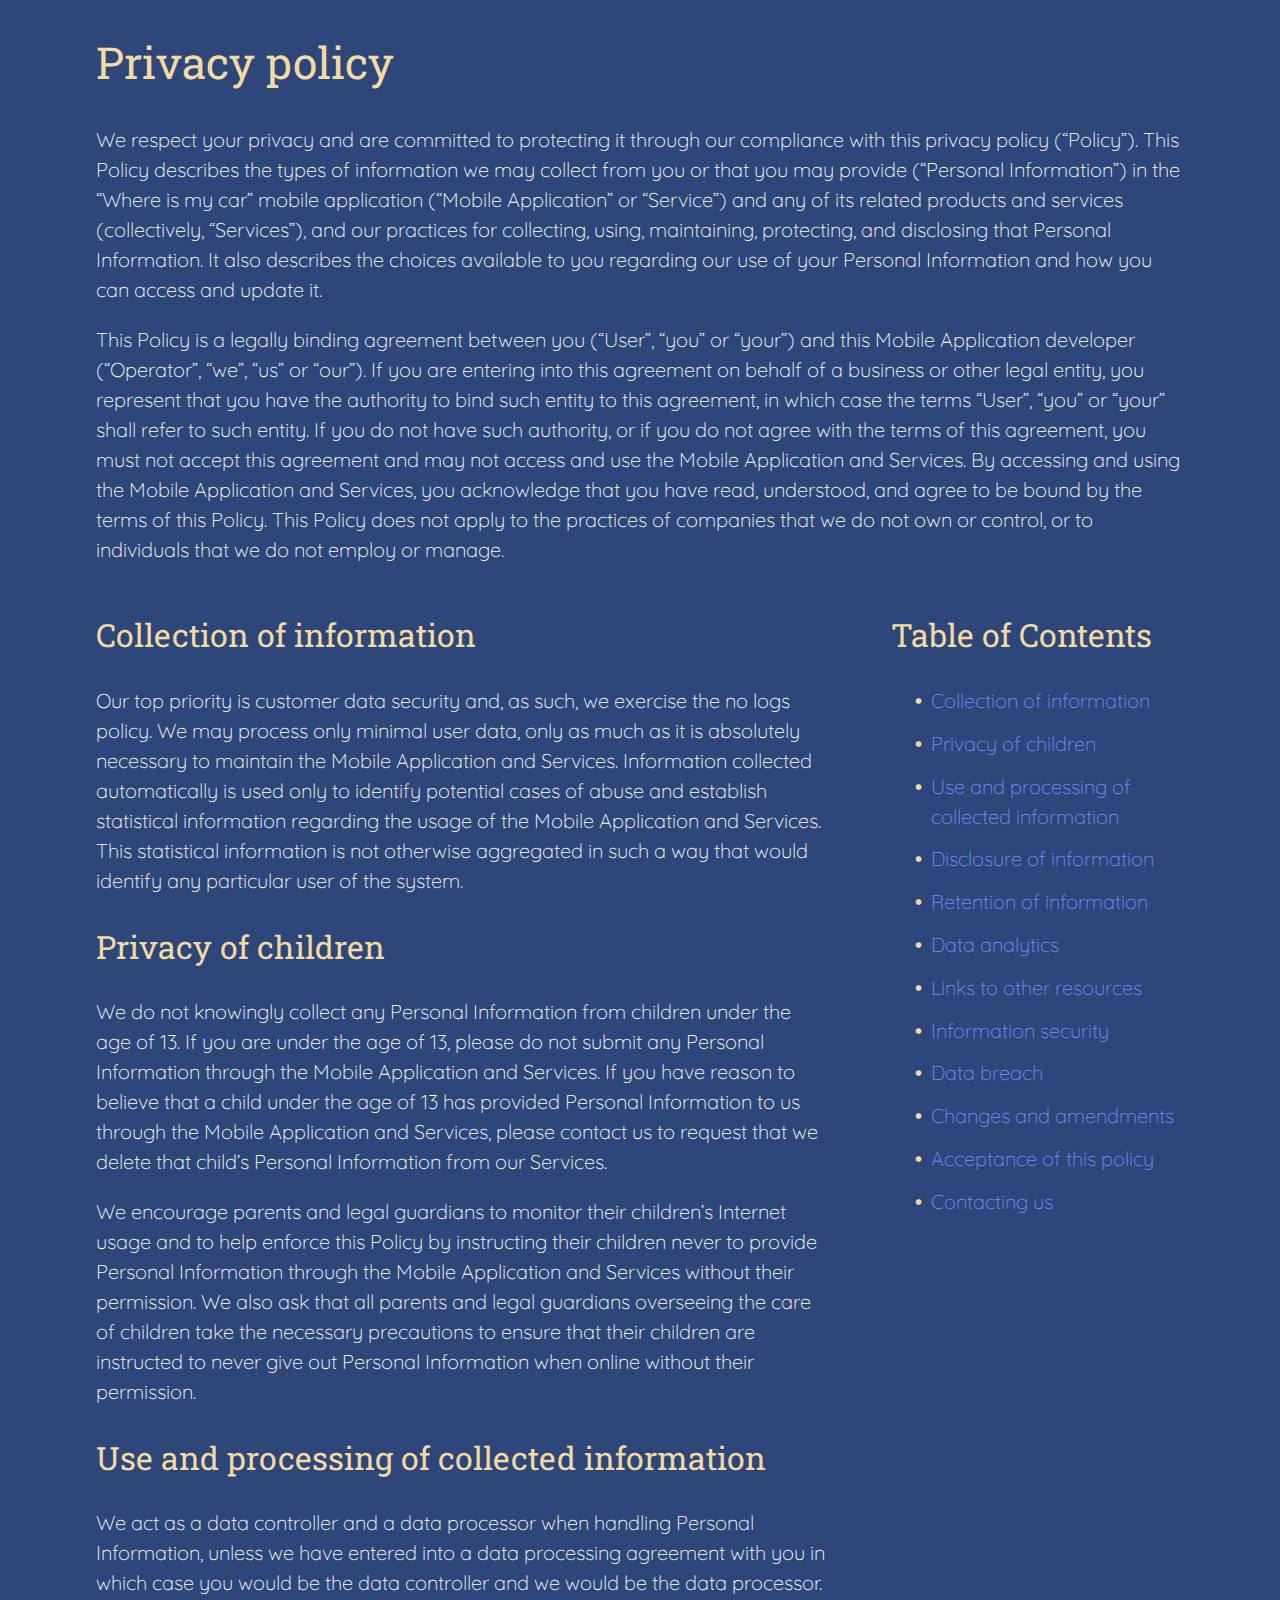
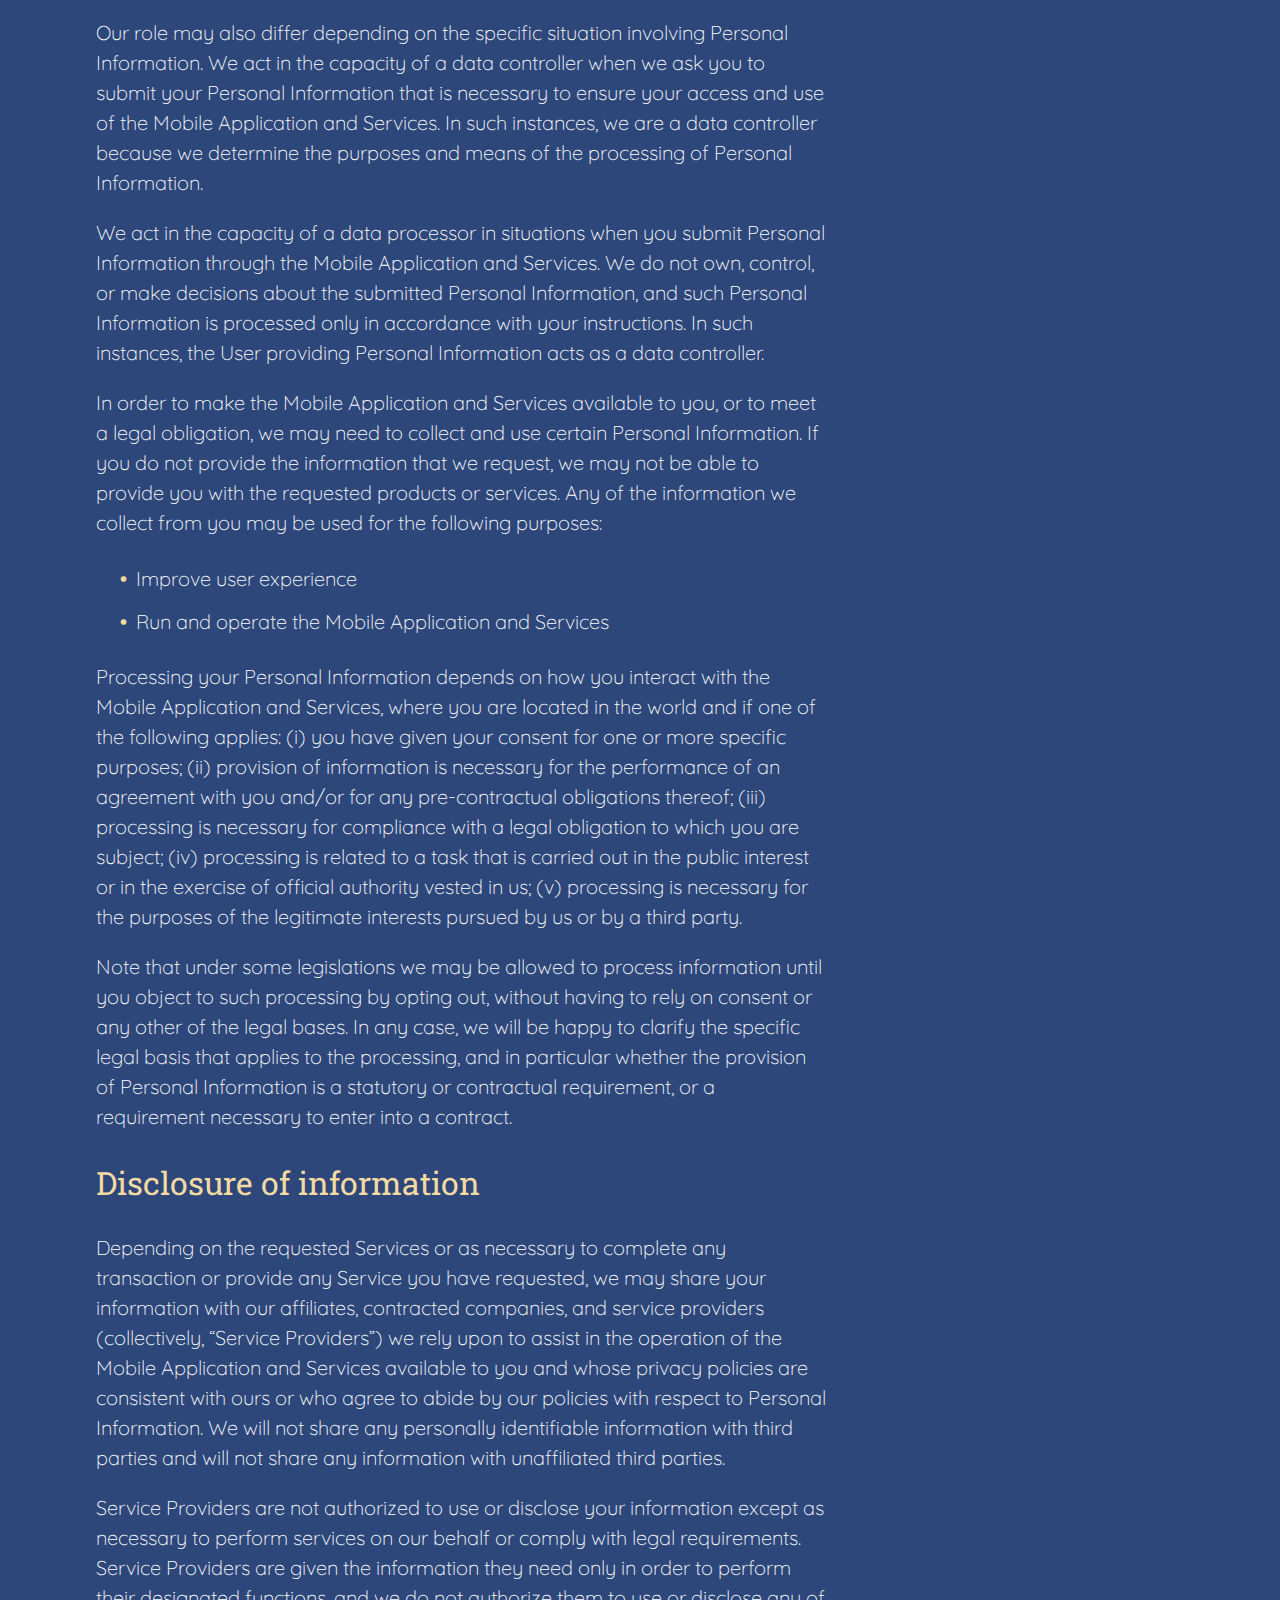
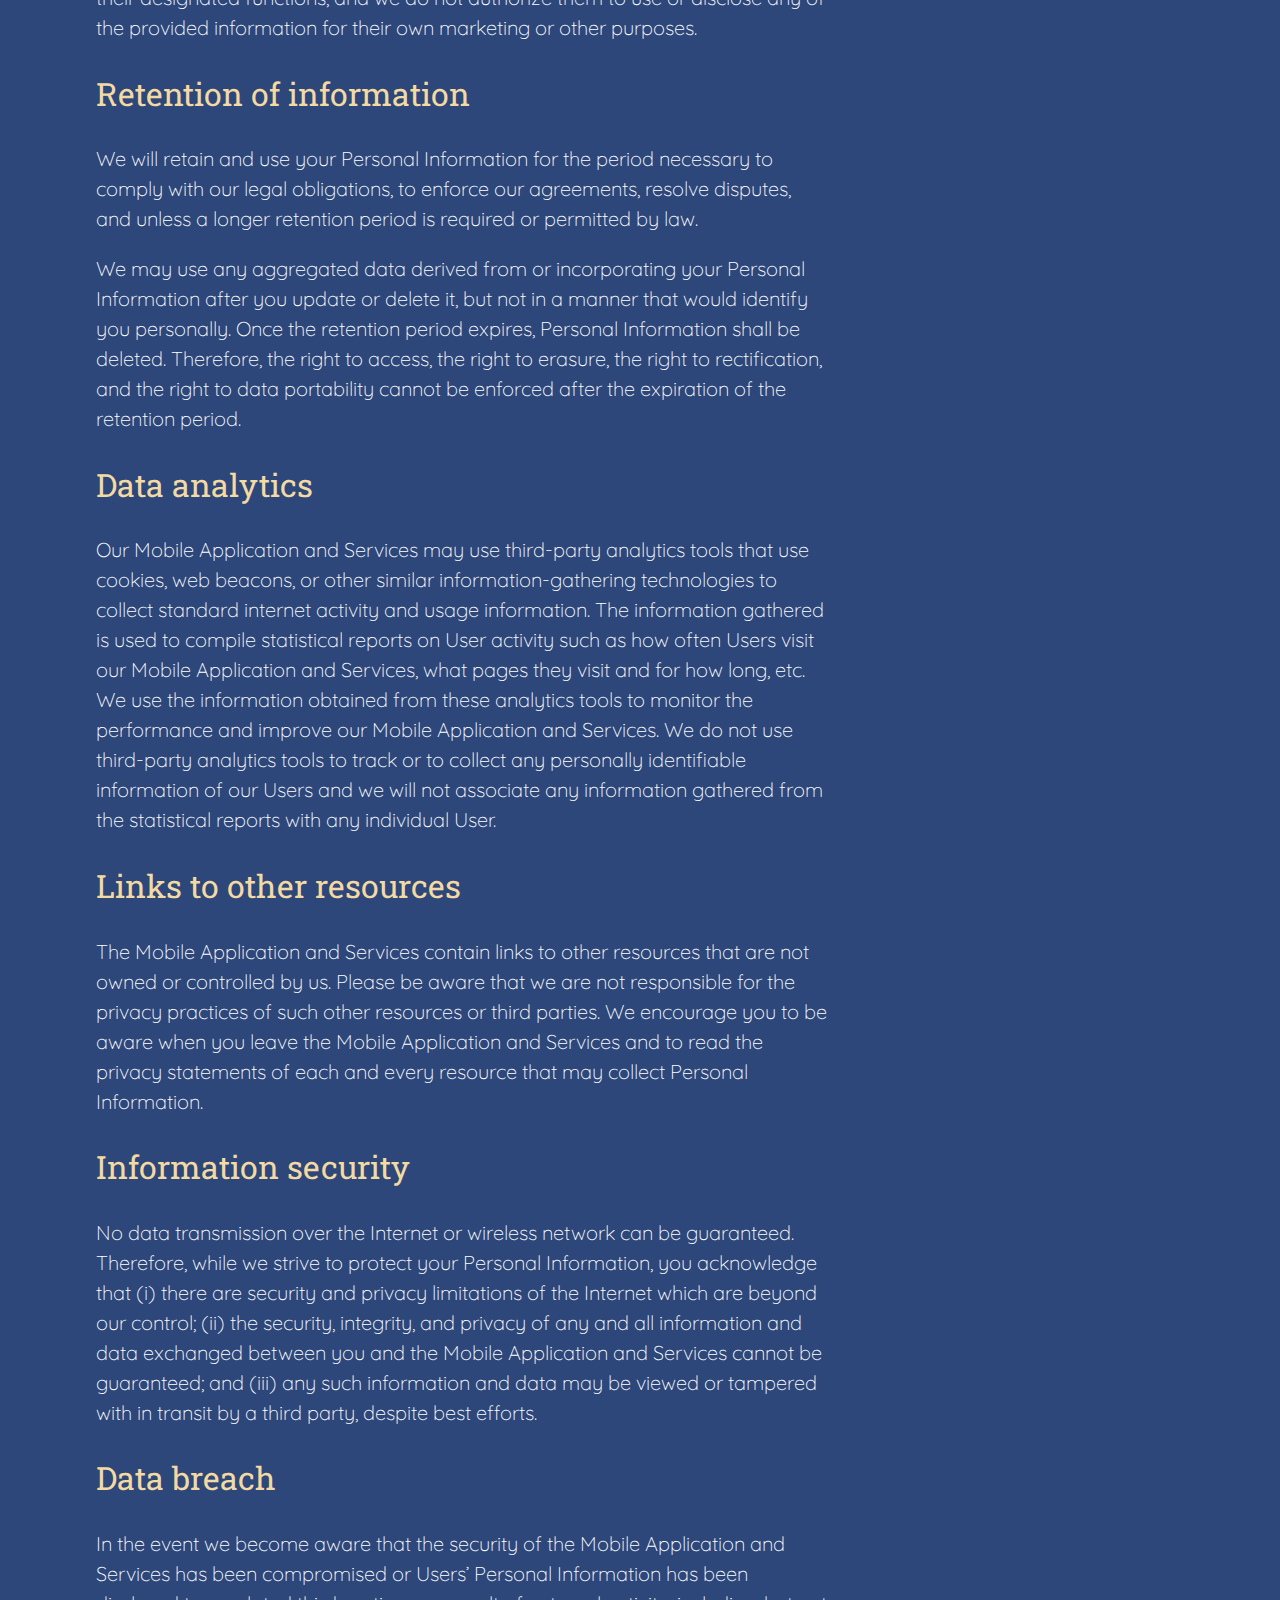
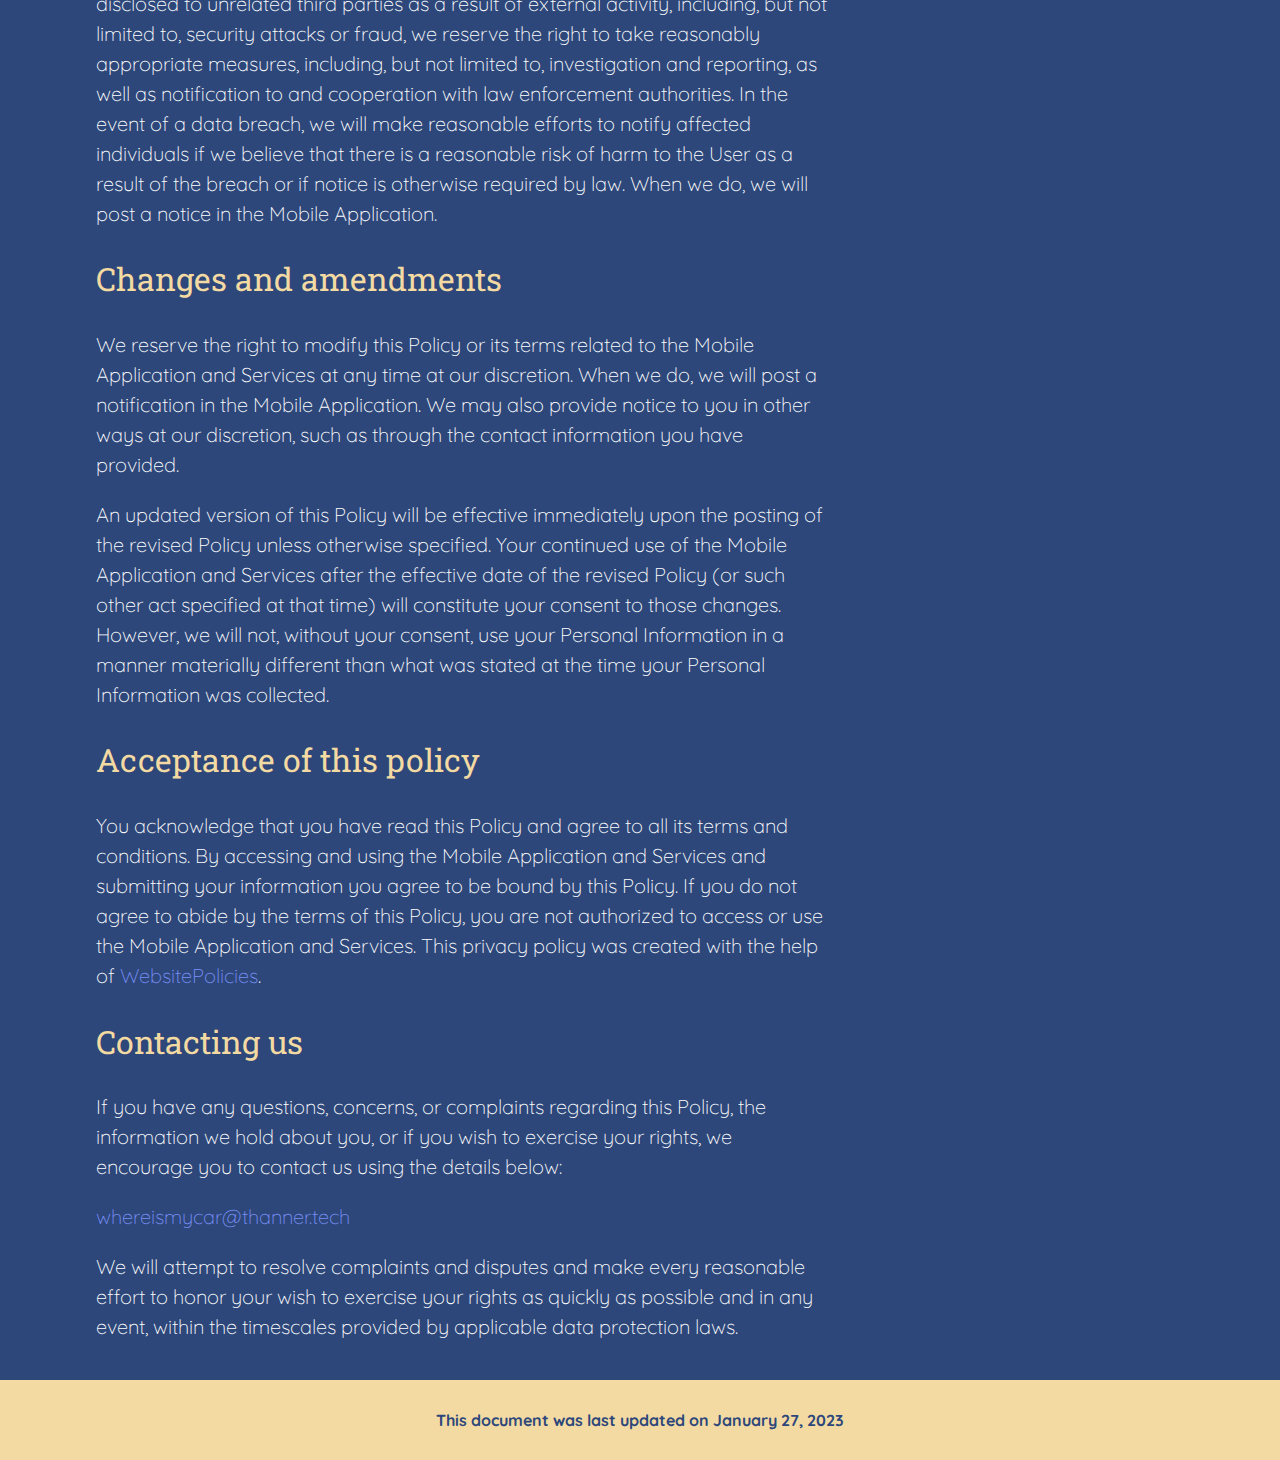
<file: whereismycar/index.html>
<!DOCTYPE html>
<html lang="en">

<head>
    <meta charset="utf-8" />
    <meta name="description" content="Where is my car - policy" />
    <meta name="keywords" content=""/>
    <meta name="author" content="Fabian Thanner"/>
    <meta name="viewport" content="width=device-width, initial-scale=1.0"/>
    <title>Where is my car - Privacy Policy</title>
    <link href="./styles/styles.css" rel="stylesheet"/>
</head>

<body>
    <main>
        <header>
            <div class="content-container">
                <div class="page-header-text">
                    <h1>Privacy policy</h1>
                    <p>We respect your privacy and are committed to protecting it through our compliance with this
                        privacy policy
                        (&#8220;Policy&#8221;). This Policy describes the types of information we may collect from you
                        or that you may
                        provide (&#8220;Personal Information&#8221;) in the &#8220;Where is my car&#8221; mobile
                        application
                        (&#8220;Mobile
                        Application&#8221; or &#8220;Service&#8221;) and any of its related products and services
                        (collectively,
                        &#8220;Services&#8221;), and our practices for collecting, using, maintaining, protecting, and
                        disclosing that
                        Personal Information. It also describes the choices available to you regarding our use of your
                        Personal
                        Information
                        and how you can access and update it.</p>
                    <p>This Policy is a legally binding agreement between you (&#8220;User&#8221;, &#8220;you&#8221; or
                        &#8220;your&#8221;)
                        and this Mobile Application developer (&#8220;Operator&#8221;, &#8220;we&#8221;,
                        &#8220;us&#8221; or
                        &#8220;our&#8221;). If you are entering into this agreement on behalf of a business or other
                        legal entity, you
                        represent that you have the authority to bind such entity to this agreement, in which case the
                        terms
                        &#8220;User&#8221;, &#8220;you&#8221; or &#8220;your&#8221; shall refer to such entity. If you
                        do not have such
                        authority, or if you do not agree with the terms of this agreement, you must not accept this
                        agreement and may
                        not
                        access and use the Mobile Application and Services. By accessing and using the Mobile
                        Application and Services,
                        you
                        acknowledge that you have read, understood, and agree to be bound by the terms of this Policy.
                        This Policy does
                        not
                        apply to the practices of companies that we do not own or control, or to individuals that we do
                        not employ or
                        manage.</p>
                </div>
            </div>
        </header>

        <div class="grid-content">
            
            <div class="grid-toc-wrapper">
                <aside class="toc-container">
                    <h2>Table of Contents</h2>
                    <ul id="toc-list"></ul>
                </aside>
            </div>

            <div class="grid-content-wrapper">
                <section>
                    <div class="content-container toc-entry">
                        <h2 id="collection-of-information">Collection of information</h2>
                        <p>Our top priority is customer data security and, as such, we exercise the no logs policy. We
                            may process only minimal user data, only as much as it is absolutely necessary to maintain the Mobile Application and Services. Information
                            collected automatically is used only to identify potential cases of abuse and establish statistical information
                            regarding the usage of the Mobile Application and Services. This statistical information is
                            not otherwise aggregated in such a way that would identify any particular user of the system.</p>
                    </div>
                </section>

                <section>
                    <div class="content-container toc-entry">
                        <h2 id="privacy-of-children">Privacy of children</h2>
                        <p>We do not knowingly collect any Personal Information from children under the age of 13. If
                            you are under the age
                            of
                            13, please do not submit any Personal Information through the Mobile Application and
                            Services. If you have
                            reason to
                            believe that a child under the age of 13 has provided Personal Information to us through the
                            Mobile Application
                            and Services, please contact us to request that we delete that child&#8217;s Personal
                            Information from our Services.
                        </p>
                        <p>We encourage parents and legal guardians to monitor their children&#8217;s Internet usage and
                            to help enforce
                            this
                            Policy by instructing their children never to provide Personal Information through the
                            Mobile Application and
                            Services without their permission. We also ask that all parents and legal guardians
                            overseeing the care of
                            children
                            take the necessary precautions to ensure that their children are instructed to never give
                            out Personal
                            Information
                            when online without their permission.</p>
                    </div>
                </section>

                <section>
                    <div class="content-container toc-entry">
                        <h2 id="use-and-processing-of-collected-information">Use and processing of collected information
                        </h2>
                        <p>We act as a data controller and a data processor when handling Personal Information, unless
                            we have entered into
                            a
                            data processing agreement with you in which case you would be the data controller and we
                            would be the data
                            processor.</p>
                        <p> Our role may also differ depending on the specific situation involving Personal Information.
                            We act in the
                            capacity
                            of a data controller when we ask you to submit your Personal Information that is necessary
                            to ensure your access
                            and
                            use of the Mobile Application and Services. In such instances, we are a data controller
                            because we determine the
                            purposes and means of the processing of Personal Information.</p>
                        <p>We act in the capacity of a data processor in situations when you submit Personal Information
                            through the Mobile
                            Application and Services. We do not own, control, or make decisions about the submitted
                            Personal Information,
                            and
                            such Personal Information is processed only in accordance with your instructions. In such
                            instances, the User
                            providing Personal Information acts as a data controller.</p>
                        <p>In order to make the Mobile Application and Services available to you, or to meet a legal
                            obligation, we may need
                            to
                            collect and use certain Personal Information. If you do not provide the information that we
                            request, we may not
                            be
                            able to provide you with the requested products or services. Any of the information we
                            collect from you may be
                            used
                            for the following purposes:</p>
                        <ul>
                            <li>Improve user experience</li>
                            <li>Run and operate the Mobile Application and Services</li>
                        </ul>
                        <p>Processing your Personal Information depends on how you interact with the Mobile Application
                            and Services, where
                            you
                            are located in the world and if one of the following applies: (i) you have given your
                            consent for one or more
                            specific purposes; (ii) provision of information is necessary for the performance of an
                            agreement with you
                            and/or
                            for any pre-contractual obligations thereof; (iii) processing is necessary for compliance
                            with a legal
                            obligation to
                            which you are subject; (iv) processing is related to a task that is carried out in the
                            public interest or in the
                            exercise of official authority vested in us; (v) processing is necessary for the purposes of
                            the legitimate
                            interests pursued by us or by a third party.</p>
                        <p> Note that under some legislations we may be allowed to process information until you object
                            to such processing
                            by
                            opting out, without having to rely on consent or any other of the legal bases. In any case,
                            we will be happy to
                            clarify the specific legal basis that applies to the processing, and in particular whether
                            the provision of
                            Personal
                            Information is a statutory or contractual requirement, or a requirement necessary to enter
                            into a contract.</p>
                        <h2 id="disclosure-of-information">Disclosure of information</h2>
                        <p> Depending on the requested Services or as necessary to complete any transaction or provide
                            any Service you have
                            requested, we may share your information with our affiliates, contracted companies, and
                            service providers
                            (collectively, &#8220;Service Providers&#8221;) we rely upon to assist in the operation of
                            the Mobile
                            Application
                            and Services available to you and whose privacy policies are consistent with ours or who
                            agree to abide by our
                            policies with respect to Personal Information. We will not share any personally identifiable
                            information with
                            third
                            parties and will not share any information with unaffiliated third parties.</p>
                        <p>Service Providers are not authorized to use or disclose your information except as necessary
                            to perform services
                            on
                            our behalf or comply with legal requirements. Service Providers are given the information
                            they need only in
                            order to
                            perform their designated functions, and we do not authorize them to use or disclose any of
                            the provided
                            information
                            for their own marketing or other purposes.</p>
                    </div>
                </section>

                <section>
                    <div class="content-container toc-entry">
                        <h2 id="retention-of-information">Retention of information</h2>
                        <p>We will retain and use your Personal Information for the period necessary to comply with our
                            legal obligations,
                            to
                            enforce our agreements, resolve disputes, and unless a longer retention period is required
                            or permitted by law.
                        </p>
                        <p>We may use any aggregated data derived from or incorporating your Personal Information after
                            you update or delete
                            it,
                            but not in a manner that would identify you personally. Once the retention period expires,
                            Personal Information
                            shall be deleted. Therefore, the right to access, the right to erasure, the right to
                            rectification, and the
                            right to
                            data portability cannot be enforced after the expiration of the retention period.</p>
                    </div>
                </section>

                <section>
                    <div class="content-container toc-entry">
                        <h2 id="data-analytics">Data analytics</h2>
                        <p>Our Mobile Application and Services may use third-party analytics tools that use cookies, web
                            beacons, or other
                            similar information-gathering technologies to collect standard internet activity and usage
                            information. The
                            information gathered is used to compile statistical reports on User activity such as how
                            often Users visit our
                            Mobile Application and Services, what pages they visit and for how long, etc. We use the
                            information obtained
                            from
                            these analytics tools to monitor the performance and improve our Mobile Application and
                            Services. We do not use
                            third-party analytics tools to track or to collect any personally identifiable information
                            of our Users and we
                            will
                            not associate any information gathered from the statistical reports with any individual
                            User.</p>
                    </div>
                </section>

                <section>
                    <div class="content-container toc-entry">
                        <h2 id="links-to-other-resources">Links to other resources</h2>
                        <p>The Mobile Application and Services contain links to other resources that are not owned or
                            controlled by us.
                            Please
                            be aware that we are not responsible for the privacy practices of such other resources or
                            third parties. We
                            encourage you to be aware when you leave the Mobile Application and Services and to read the
                            privacy statements
                            of
                            each and every resource that may collect Personal Information.</p>
                    </div>
                </section>

                <section>
                    <div class="content-container toc-entry">
                        <h2 id="information-security">Information security</h2>
                        <p>No data transmission over the Internet or wireless network can be guaranteed. Therefore,
                            while we strive to
                            protect
                            your Personal Information, you acknowledge that (i) there are security and privacy
                            limitations of the Internet
                            which
                            are beyond our control; (ii) the security, integrity, and privacy of any and all information
                            and data exchanged
                            between you and the Mobile Application and Services cannot be guaranteed; and (iii) any such
                            information and
                            data
                            may be viewed or tampered with in transit by a third party, despite best efforts.</p>
                    </div>
                </section>

                <section>
                    <div class="content-container toc-entry">
                        <h2 id="data-breach">Data breach</h2>
                        <p>In the event we become aware that the security of the Mobile Application and Services has
                            been compromised or
                            Users&#8217; Personal Information has been disclosed to unrelated third parties as a result
                            of external
                            activity,
                            including, but not limited to, security attacks or fraud, we reserve the right to take
                            reasonably appropriate
                            measures, including, but not limited to, investigation and reporting, as well as
                            notification to and cooperation
                            with law enforcement authorities. In the event of a data breach, we will make reasonable
                            efforts to notify
                            affected
                            individuals if we believe that there is a reasonable risk of harm to the User as a result of
                            the breach or if
                            notice is otherwise required by law. When we do, we will post a notice in the Mobile
                            Application.</p>
                    </div>
                </section>

                <section>
                    <div class="content-container toc-entry">
                        <h2 id="changes-and-amendments">Changes and amendments</h2>
                        <p>We reserve the right to modify this Policy or its terms related to the Mobile Application and
                            Services at any
                            time at
                            our discretion. When we do, we will post a notification in the Mobile Application. We may
                            also provide notice to
                            you
                            in other ways at our discretion, such as through the contact information you have provided.
                        </p>
                        <p>An updated version of this Policy will be effective immediately upon the posting of the
                            revised Policy unless
                            otherwise specified. Your continued use of the Mobile Application and Services after the
                            effective date of the
                            revised Policy (or such other act specified at that time) will constitute your consent to
                            those changes.
                            However, we
                            will not, without your consent, use your Personal Information in a manner materially
                            different than what was
                            stated
                            at the time your Personal Information was collected.</p>
                    </div>
                </section>

                <section>
                    <div class="content-container toc-entry">
                        <h2 id="acceptance-of-this-policy">Acceptance of this policy</h2>
                        <p>You acknowledge that you have read this Policy and agree to all its terms and conditions. By
                            accessing and using
                            the
                            Mobile Application and Services and submitting your information you agree to be bound by
                            this Policy. If you do
                            not
                            agree to abide by the terms of this Policy, you are not authorized to access or use the
                            Mobile Application and
                            Services. This privacy policy was created with the help of <a
                                href="https://www.websitepolicies.com" target="_blank"
                                rel="nofollow">WebsitePolicies</a>.</p>
                    </div>
                </section>

                <section>
                    <div class="content-container toc-entry">
                        <h2 id="contacting-us">Contacting us</h2>
                        <p>If you have any questions, concerns, or complaints regarding this Policy, the information we
                            hold about you, or
                            if
                            you wish to exercise your rights, we encourage you to contact us using the details below:
                        </p>
                        <p><a
                                href="&#109;&#097;&#105;&#108;&#116;&#111;&#058;&#119;h&#101;r&#101;is&#109;y&#99;&#97;&#114;&#64;&#116;&#104;a&#110;ne&#114;&#46;t&#101;&#99;&#104;">&#119;h&#101;&#114;&#101;i&#115;&#109;y&#99;ar&#64;t&#104;a&#110;n&#101;&#114;.t&#101;c&#104;</a>
                        </p>
                        <p>We will attempt to resolve complaints and disputes and make every reasonable effort to honor
                            your wish to
                            exercise
                            your rights as quickly as possible and in any event, within the timescales provided by
                            applicable data
                            protection
                            laws.</p>
                    </div>
                </section>
            </div>
        </div>
    </main>

    <footer>
        <p>This document was last updated on January 27, 2023</p>
    </footer>

    <script src="./scripts/index.js"></script>
</body>

</html>
</file>
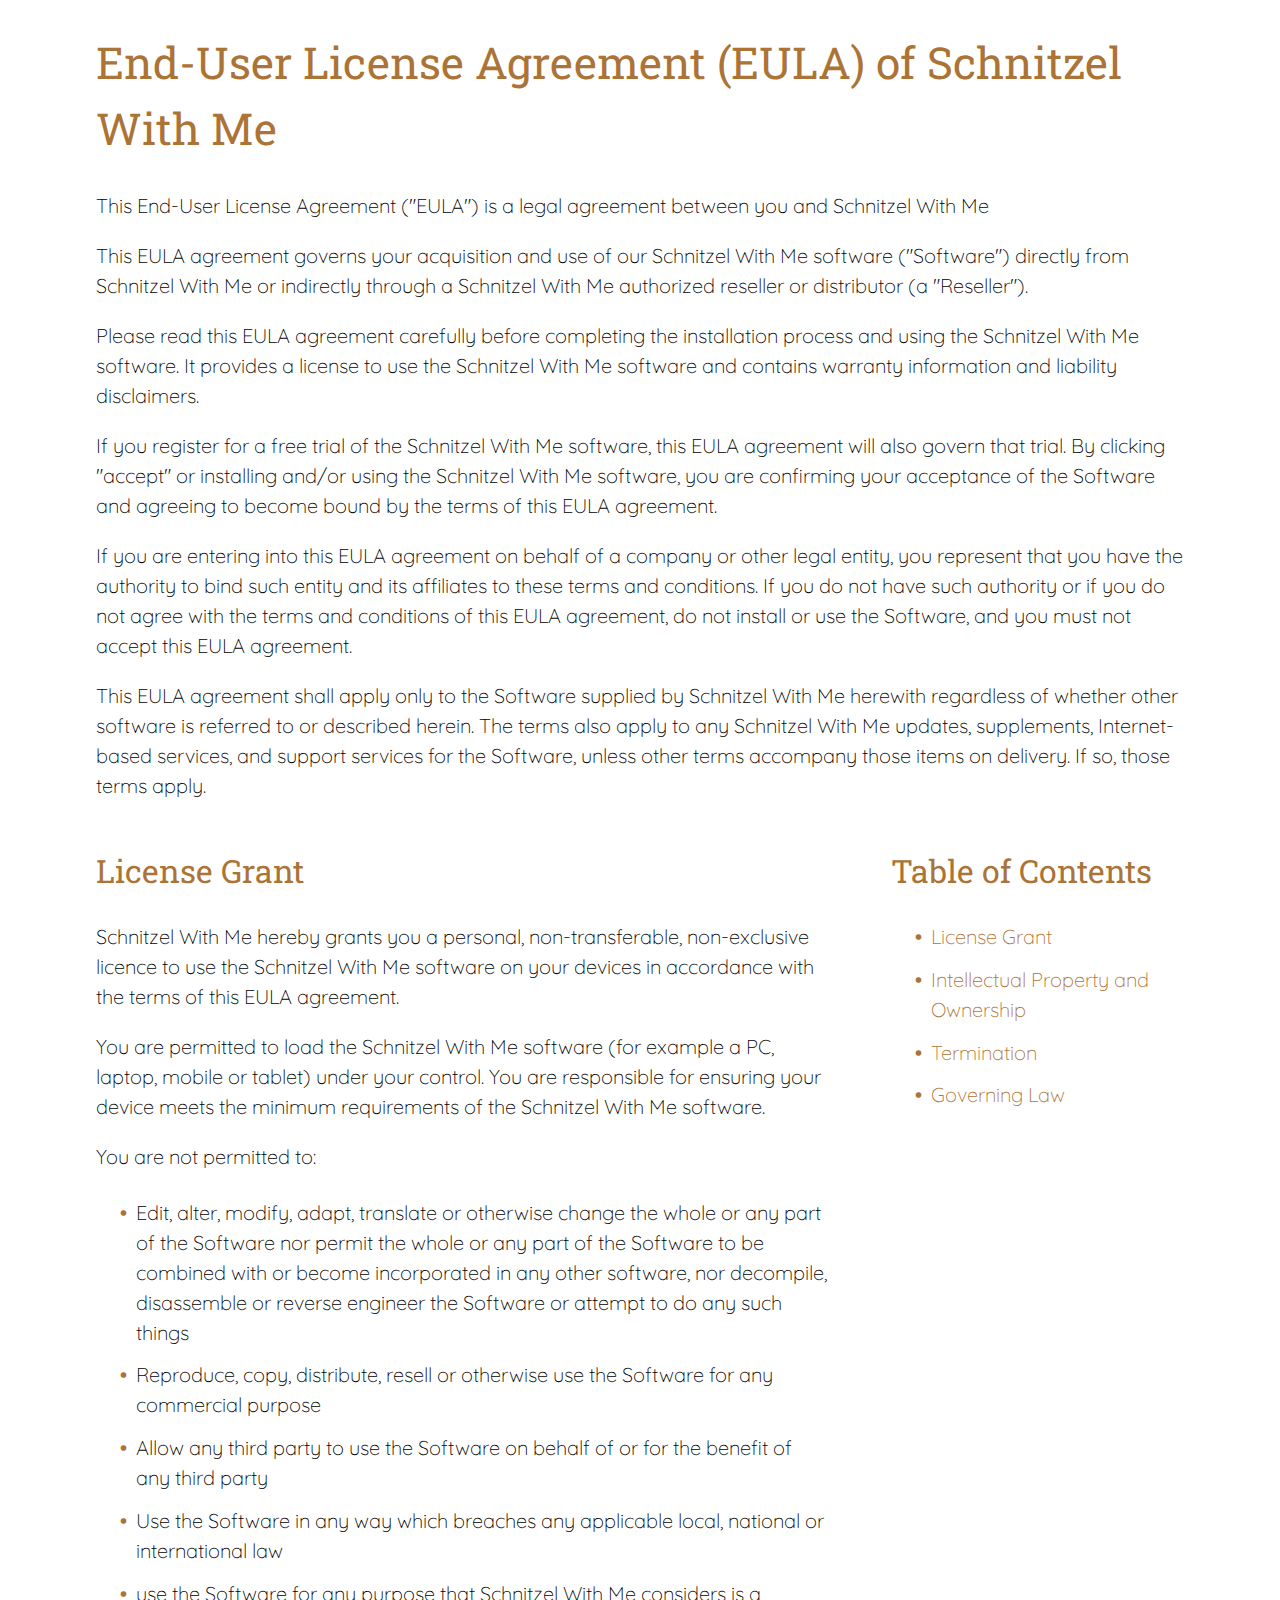
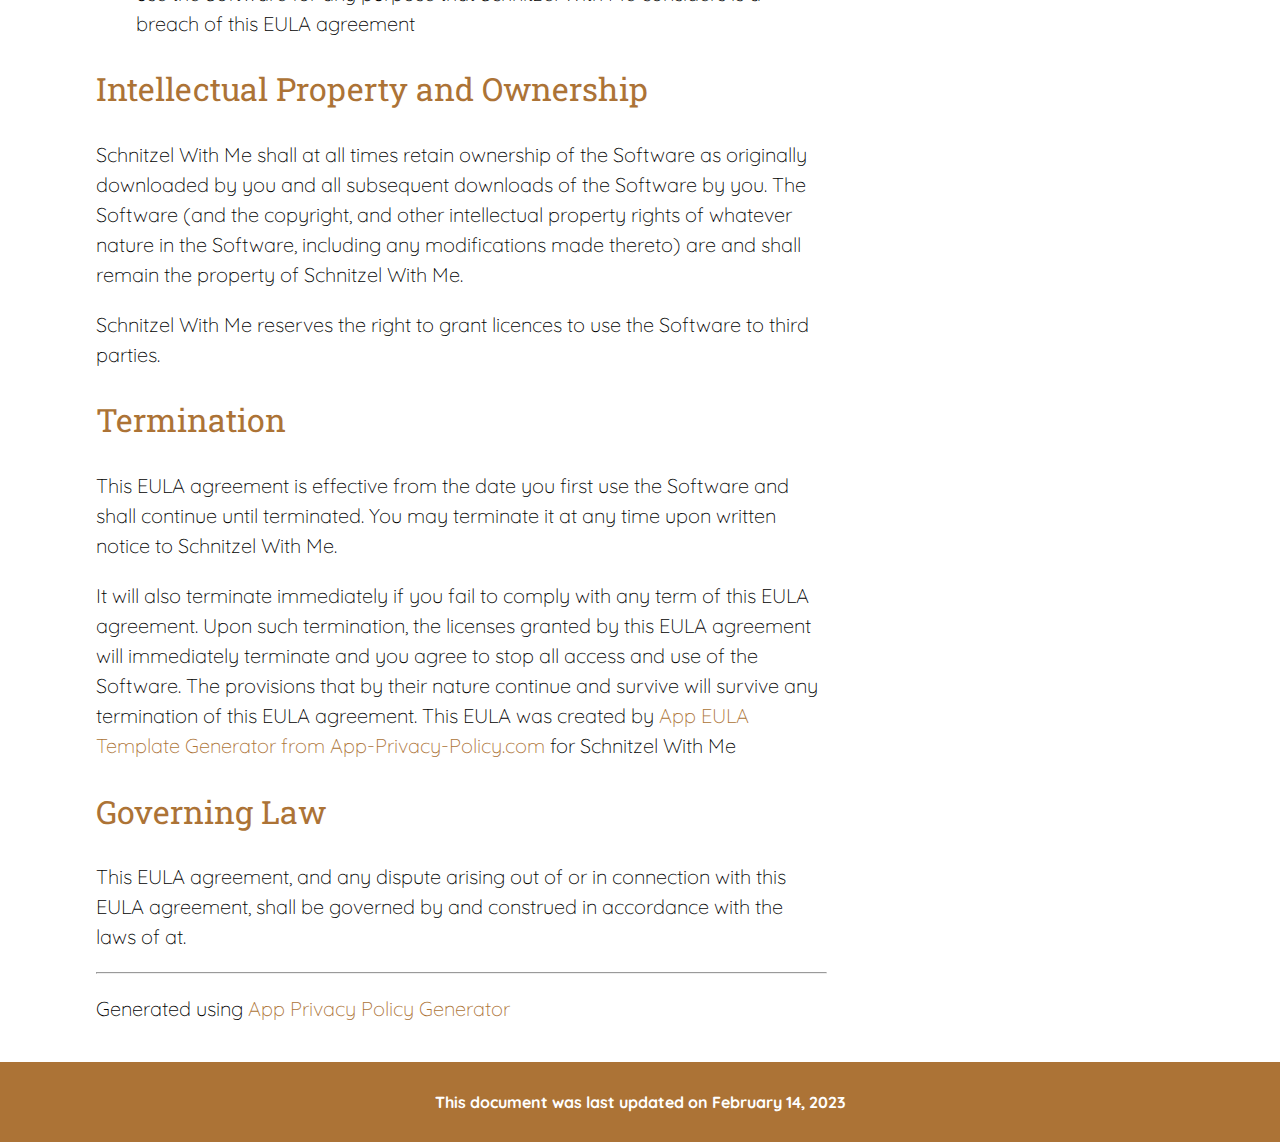
<file: schnitzelwithme/eula.html>
<!DOCTYPE html>
<html lang="en">

<head>
    <meta charset="utf-8" />
    <meta name="description" content="Where is my car - policy" />
    <meta name="keywords" content="" />
    <meta name="author" content="Fabian Thanner" />
    <meta name="viewport" content="width=device-width, initial-scale=1.0" />
    <title>Schnitzel With Me - EULA</title>
    <link href="./styles/styles.css" rel="stylesheet" />
</head>

<body>
    <main>
        <header>
            <div class="content-container">
                <div class="page-header-text">
                    <h1>End-User License Agreement (EULA) of Schnitzel With Me</h1>
                    <p>This End-User License Agreement ("EULA") is a legal agreement between you and Schnitzel
                        With Me</p>
                    <p>This EULA agreement governs your acquisition and use of our Schnitzel With Me software
                        ("Software") directly from Schnitzel With Me or indirectly through a Schnitzel With Me
                        authorized reseller or distributor (a "Reseller").</p>
                    <p>Please read this EULA agreement carefully before completing the installation process and
                        using the Schnitzel With Me software. It provides a license to use the Schnitzel With Me
                        software and contains warranty information and liability disclaimers.</p>
                    <p>If you register for a free trial of the Schnitzel With Me software, this EULA agreement
                        will also govern that trial. By clicking "accept" or installing and/or using the
                        Schnitzel With Me software, you are confirming your acceptance of the Software and
                        agreeing to become bound by the terms of this EULA agreement.</p>
                    <p>If you are entering into this EULA agreement on behalf of a company or other legal
                        entity, you represent that you have the authority to bind such entity and its affiliates
                        to these terms and conditions. If you do not have such authority or if you do not agree
                        with the terms and conditions of this EULA agreement, do not install or use the
                        Software, and you must not accept this EULA agreement.</p>
                    <p>This EULA agreement shall apply only to the Software supplied by Schnitzel With Me
                        herewith regardless of whether other software is referred to or described herein. The
                        terms also apply to any Schnitzel With Me updates, supplements, Internet-based services,
                        and support services for the Software, unless other terms accompany those items on
                        delivery. If so, those terms apply.</p>
                </div>
            </div>
        </header>

        <div class="grid-content">
            <div class="grid-toc-wrapper">
                <aside class="toc-container">
                    <h2>Table of Contents</h2>
                    <ul id="toc-list"></ul>
                </aside>
            </div>


            <div class="grid-content-wrapper">
                <section>
                    <div class="content-container toc-entry">
                        <h2>License Grant</h2>
                        <p>Schnitzel With Me hereby grants you a personal, non-transferable, non-exclusive licence
                            to use the Schnitzel With Me software on your devices in accordance with the terms of
                            this EULA agreement.</p>
                        <p>You are permitted to load the Schnitzel With Me software (for example a PC, laptop,
                            mobile or tablet) under your control. You are responsible for ensuring your device meets
                            the minimum requirements of the Schnitzel With Me software.</p>
                        <p>You are not permitted to:</p>
                        <ul>
                            <li>Edit, alter, modify, adapt, translate or otherwise change the whole or any part of
                                the Software nor permit the whole or any part of the Software to be combined with or
                                become incorporated in any other software, nor decompile, disassemble or reverse
                                engineer the Software or attempt to do any such things</li>
                            <li>Reproduce, copy, distribute, resell or otherwise use the Software for any commercial
                                purpose</li>
                            <li>Allow any third party to use the Software on behalf of or for the benefit of any
                                third party</li>
                            <li>Use the Software in any way which breaches any applicable local, national or
                                international law</li>
                            <li>use the Software for any purpose that Schnitzel With Me considers is a breach of
                                this EULA agreement</li>
                        </ul>
                    </div>
                </section>

                <section>
                    <div class="content-container toc-entry">
                        <h2>Intellectual Property and Ownership</h2>
                        <p>Schnitzel With Me shall at all times retain ownership of the Software as originally
                            downloaded by you and all subsequent downloads of the Software by you. The Software (and
                            the copyright, and other intellectual property rights of whatever nature in the
                            Software, including any modifications made thereto) are and shall remain the property of
                            Schnitzel With Me.</p>
                        <p>Schnitzel With Me reserves the right to grant licences to use the Software to third
                            parties.</p>
                    </div>
                </section>

                <section>
                    <div class="content-container toc-entry">
                        <h2>Termination</h2>
                        <p>This EULA agreement is effective from the date you first use the Software and shall
                            continue until terminated. You may terminate it at any time upon written notice to
                            Schnitzel With Me.</p>
                        <p>It will also terminate immediately if you fail to comply with any term of this EULA
                            agreement. Upon such termination, the licenses granted by this EULA agreement will
                            immediately terminate and you agree to stop all access and use of the Software. The
                            provisions that by their nature continue and survive will survive any termination of
                            this EULA agreement. This EULA was created by <a
                                href="https://www.app-privacy-policy.com/app-eula-generator/">App EULA Template
                                Generator from App-Privacy-Policy.com</a> for Schnitzel With Me</p>
                    </div>
                </section>


                <section>
                    <div class="content-container toc-entry">
                        <h2>Governing Law</h2>
                        <p>This EULA agreement, and any dispute arising out of or in connection with this EULA
                            agreement, shall be governed by and construed in accordance with the laws of <span
                                class="country">at</span>.</p>
                        <hr>
                        <p>Generated using <a href="https://www.app-privacy-policy.com">App Privacy Policy
                                Generator</a></p>
                    </div>
                </section>
            </div>
        </div>
    </main>

    <footer>
        <p>This document was last updated on February 14, 2023</p>
    </footer>

    <script src="./scripts/index.js"></script>
</body>

</html>
</file>
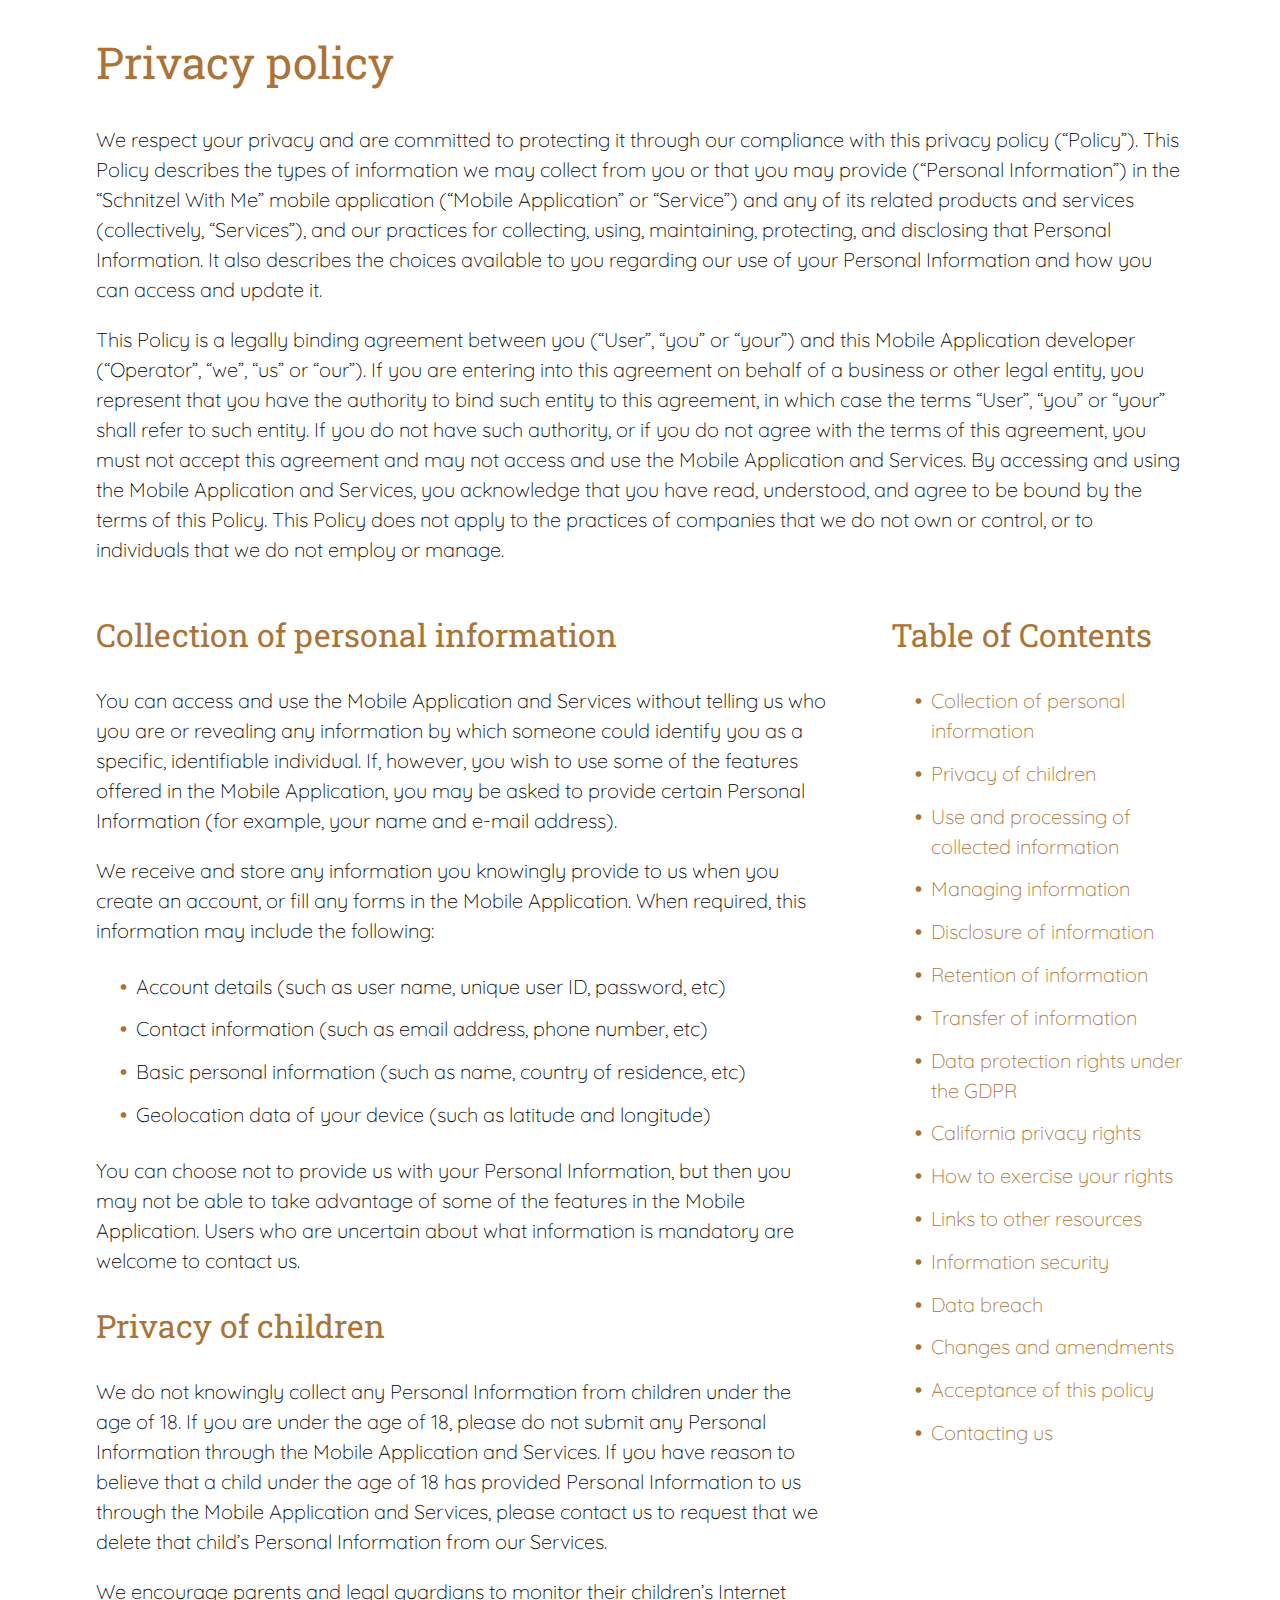
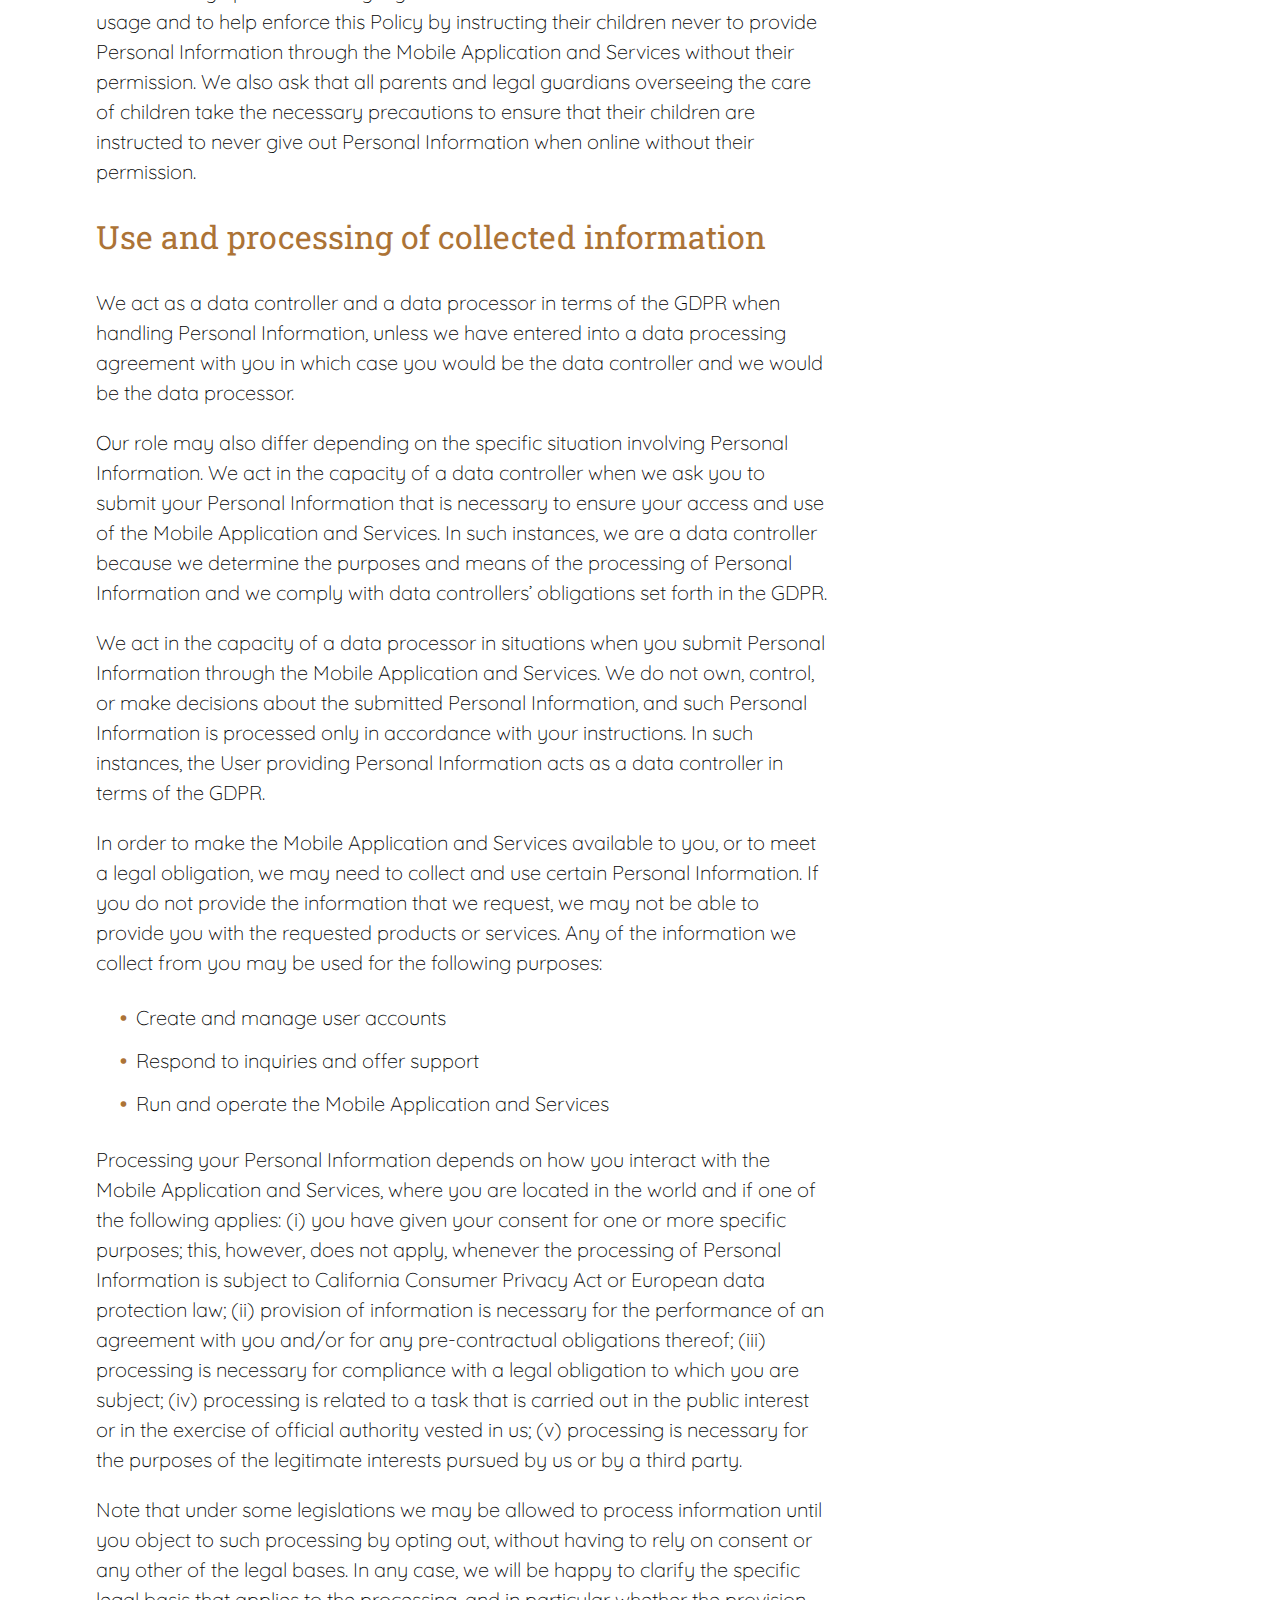
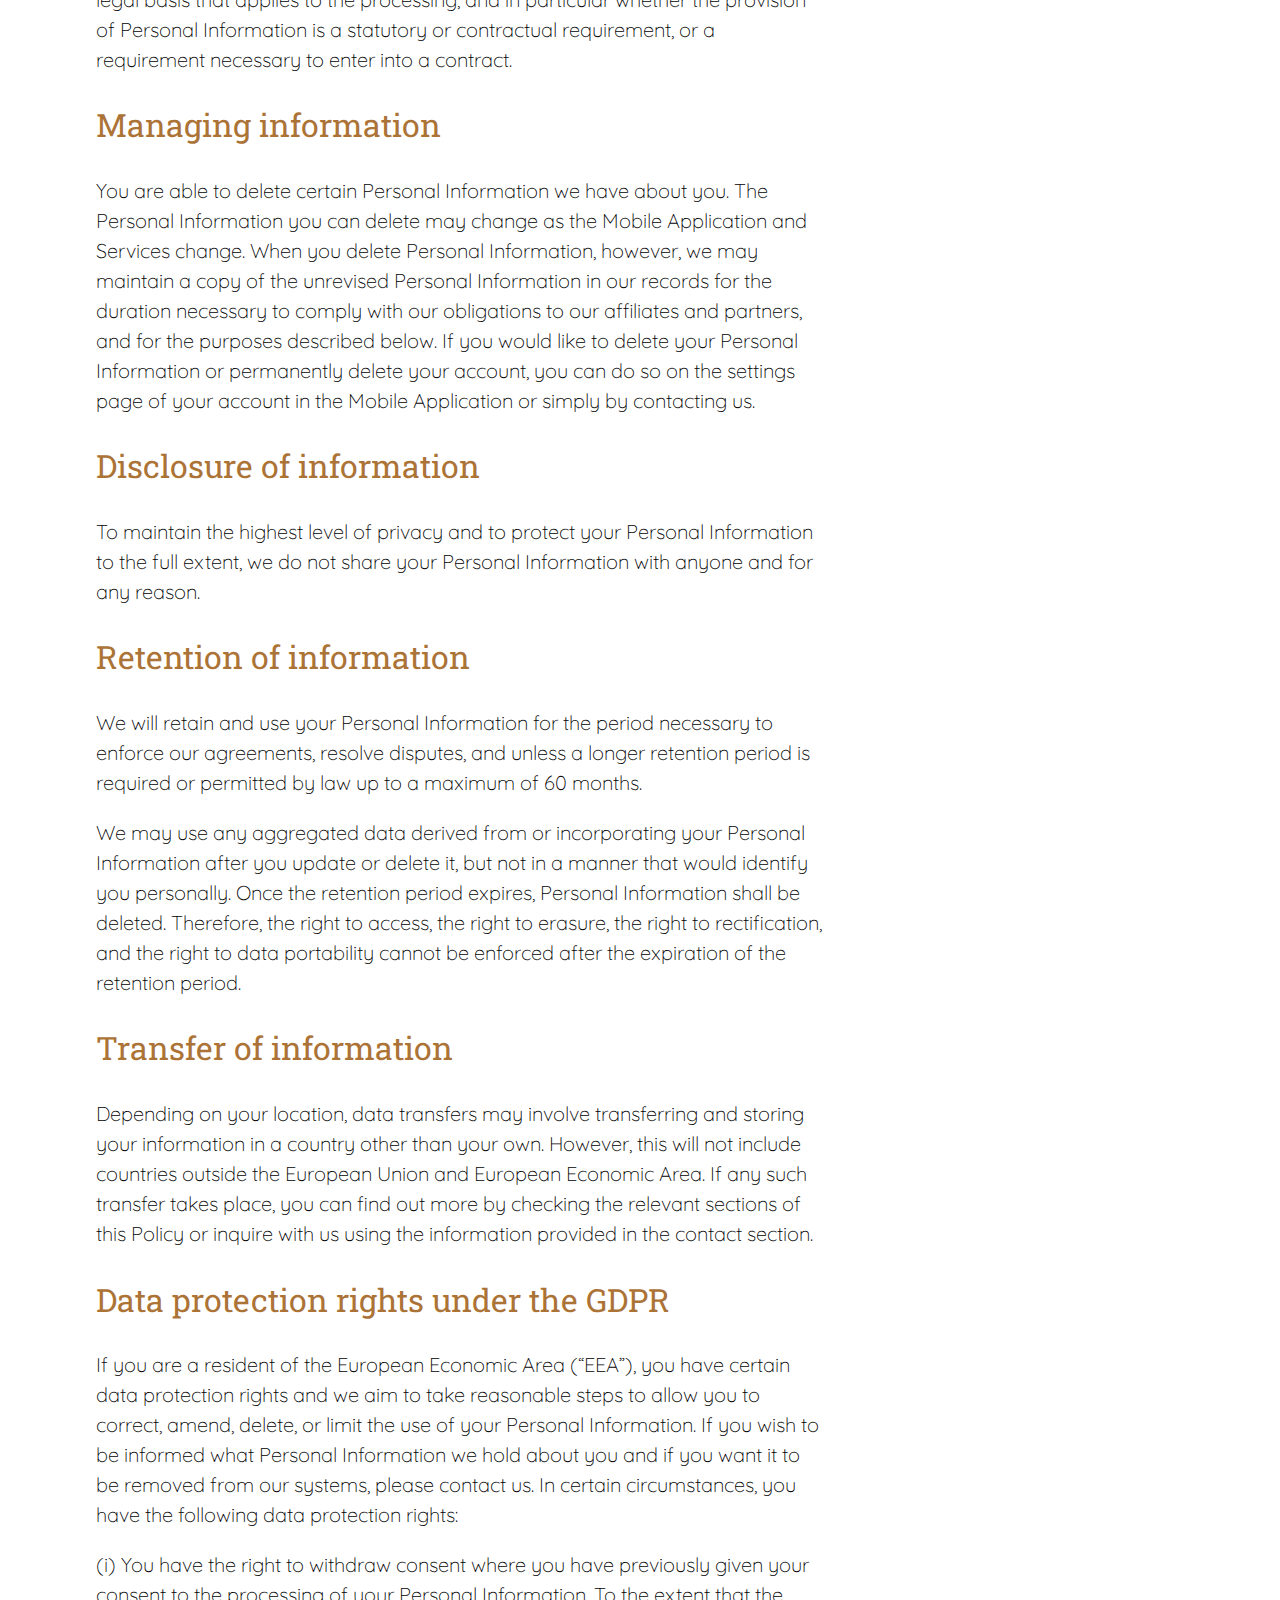
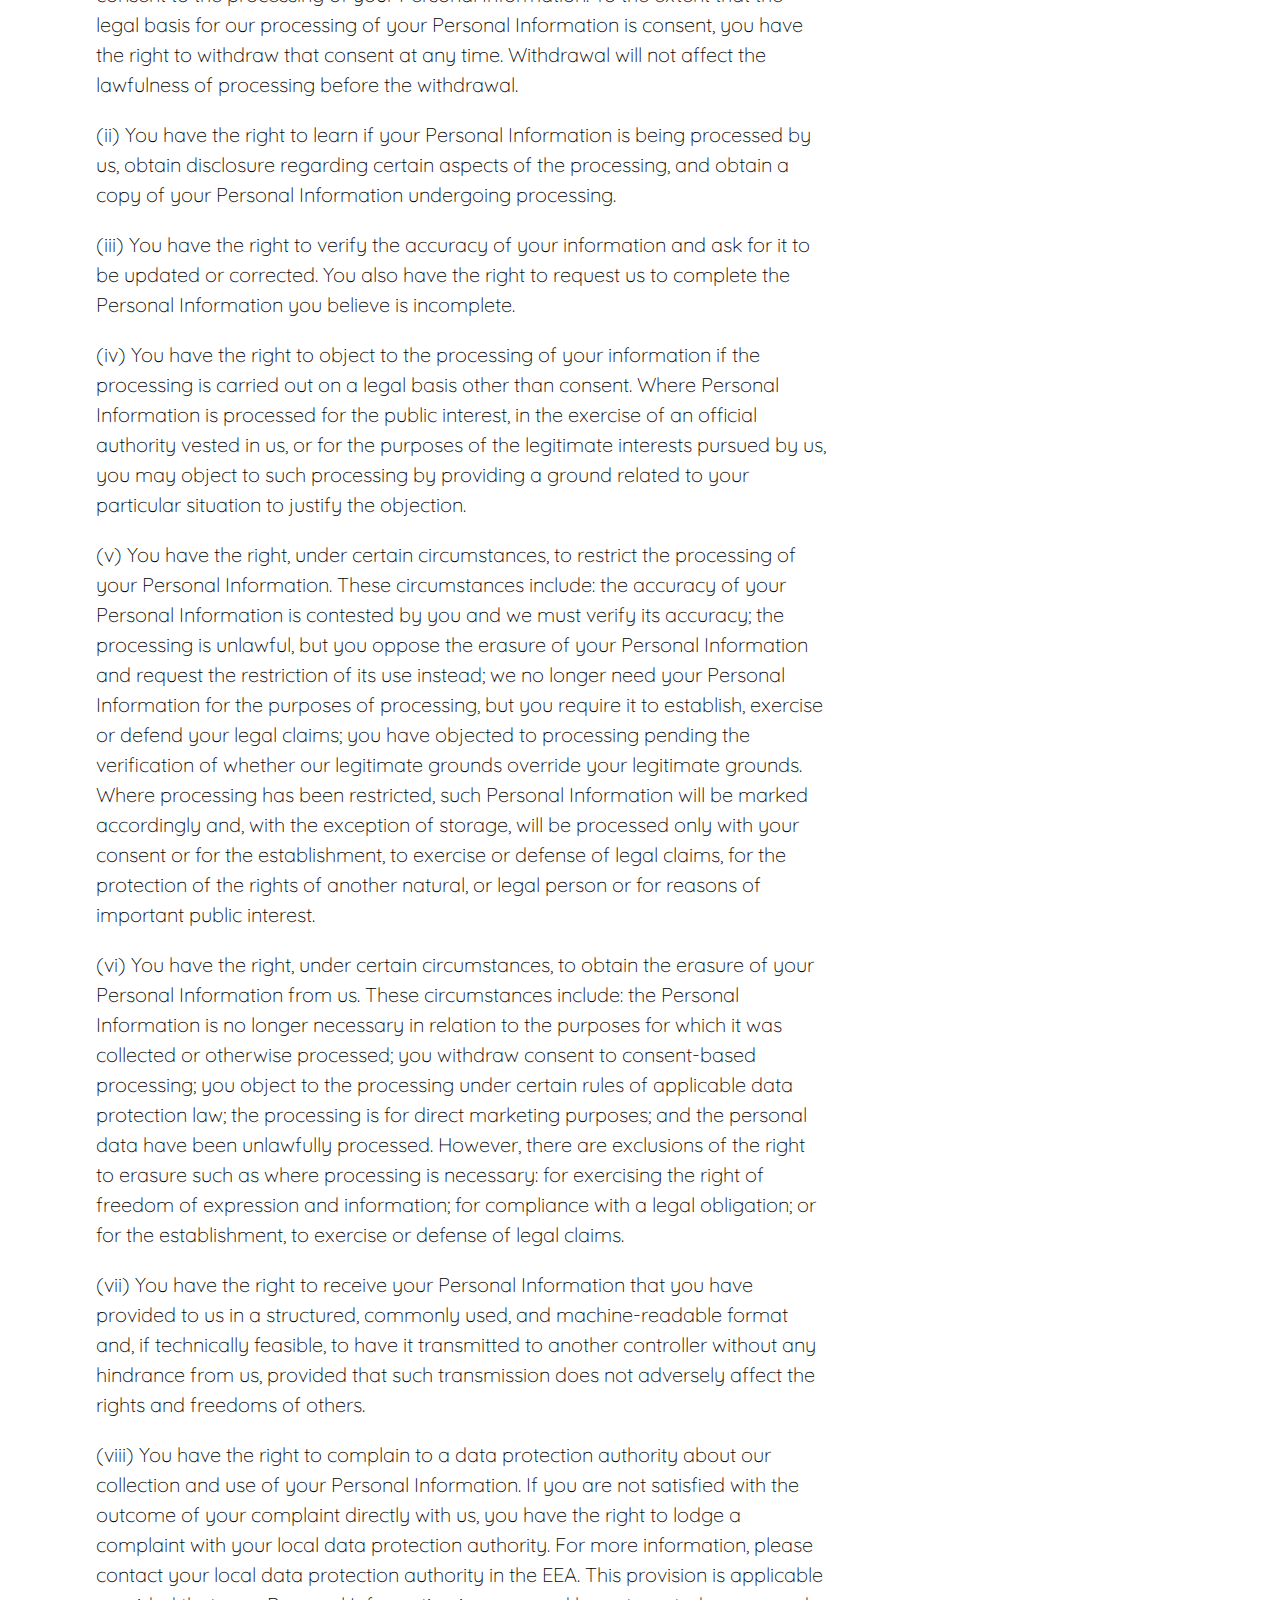
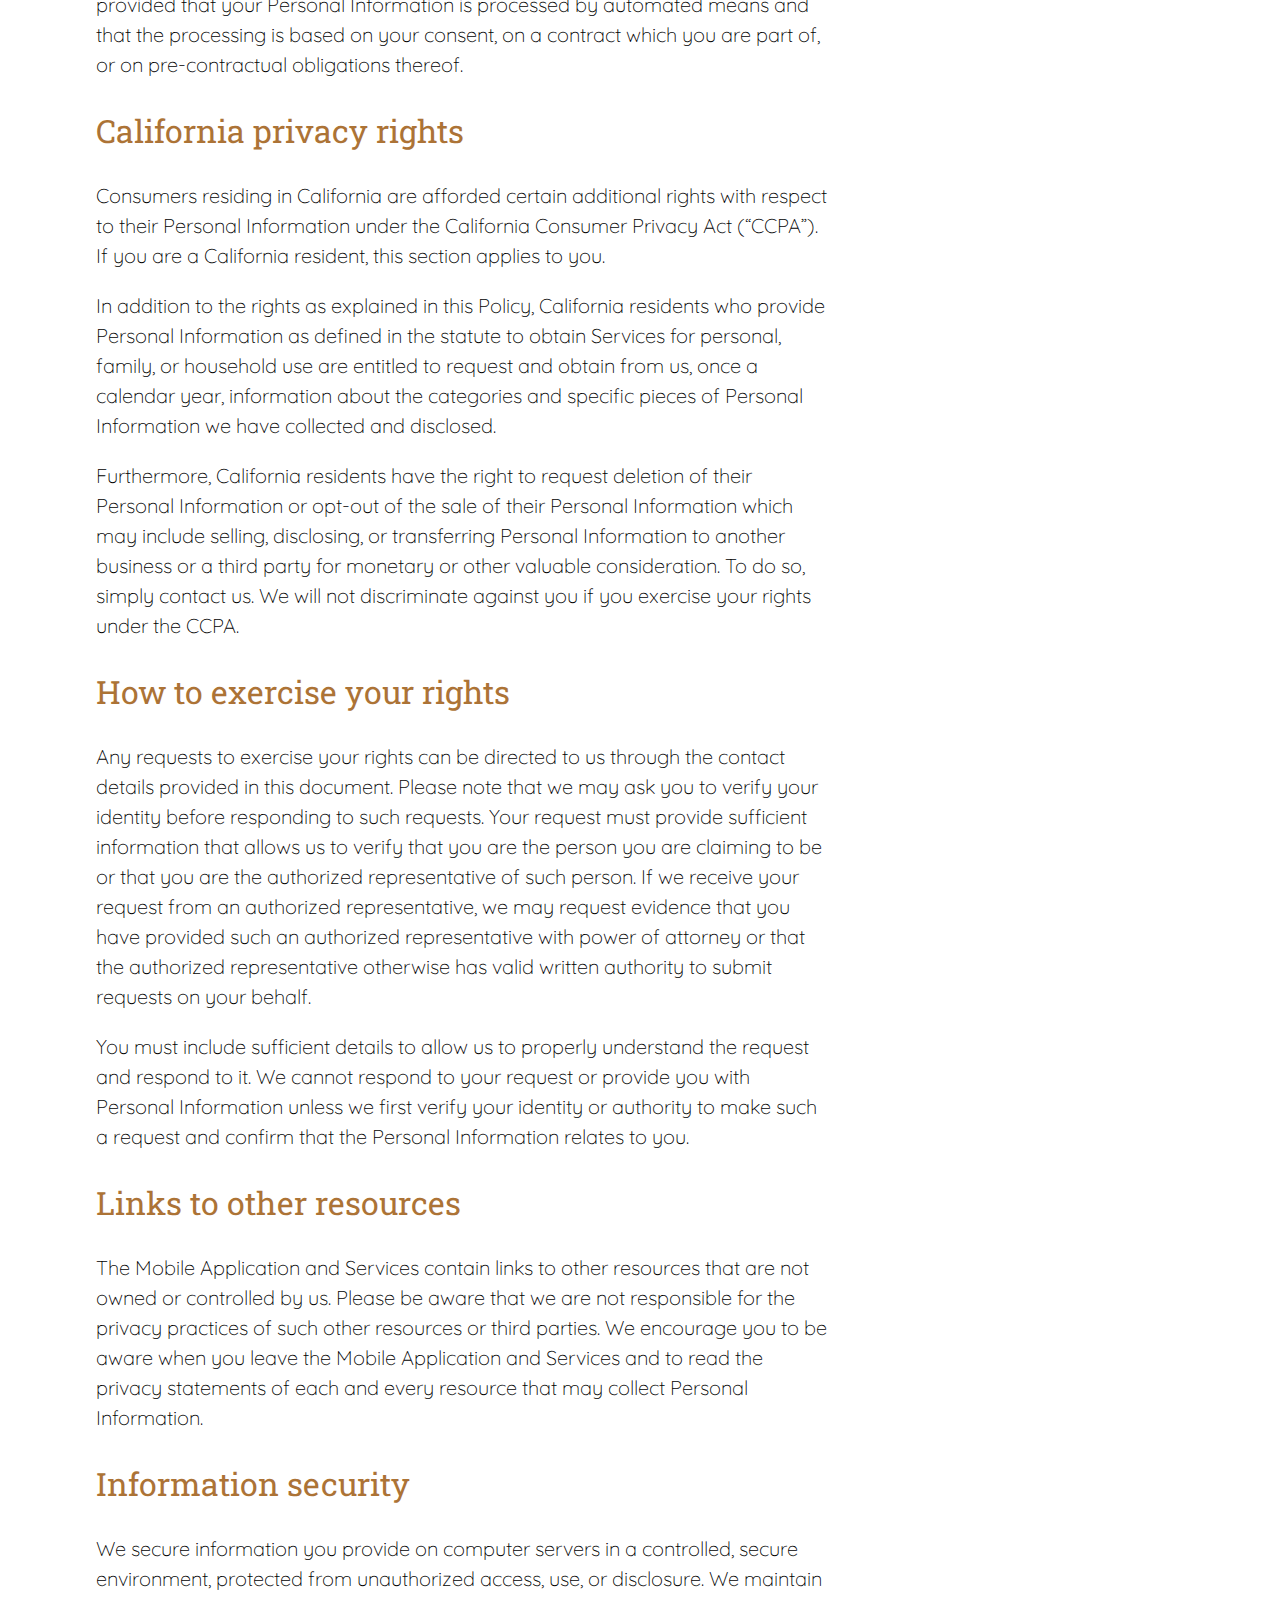
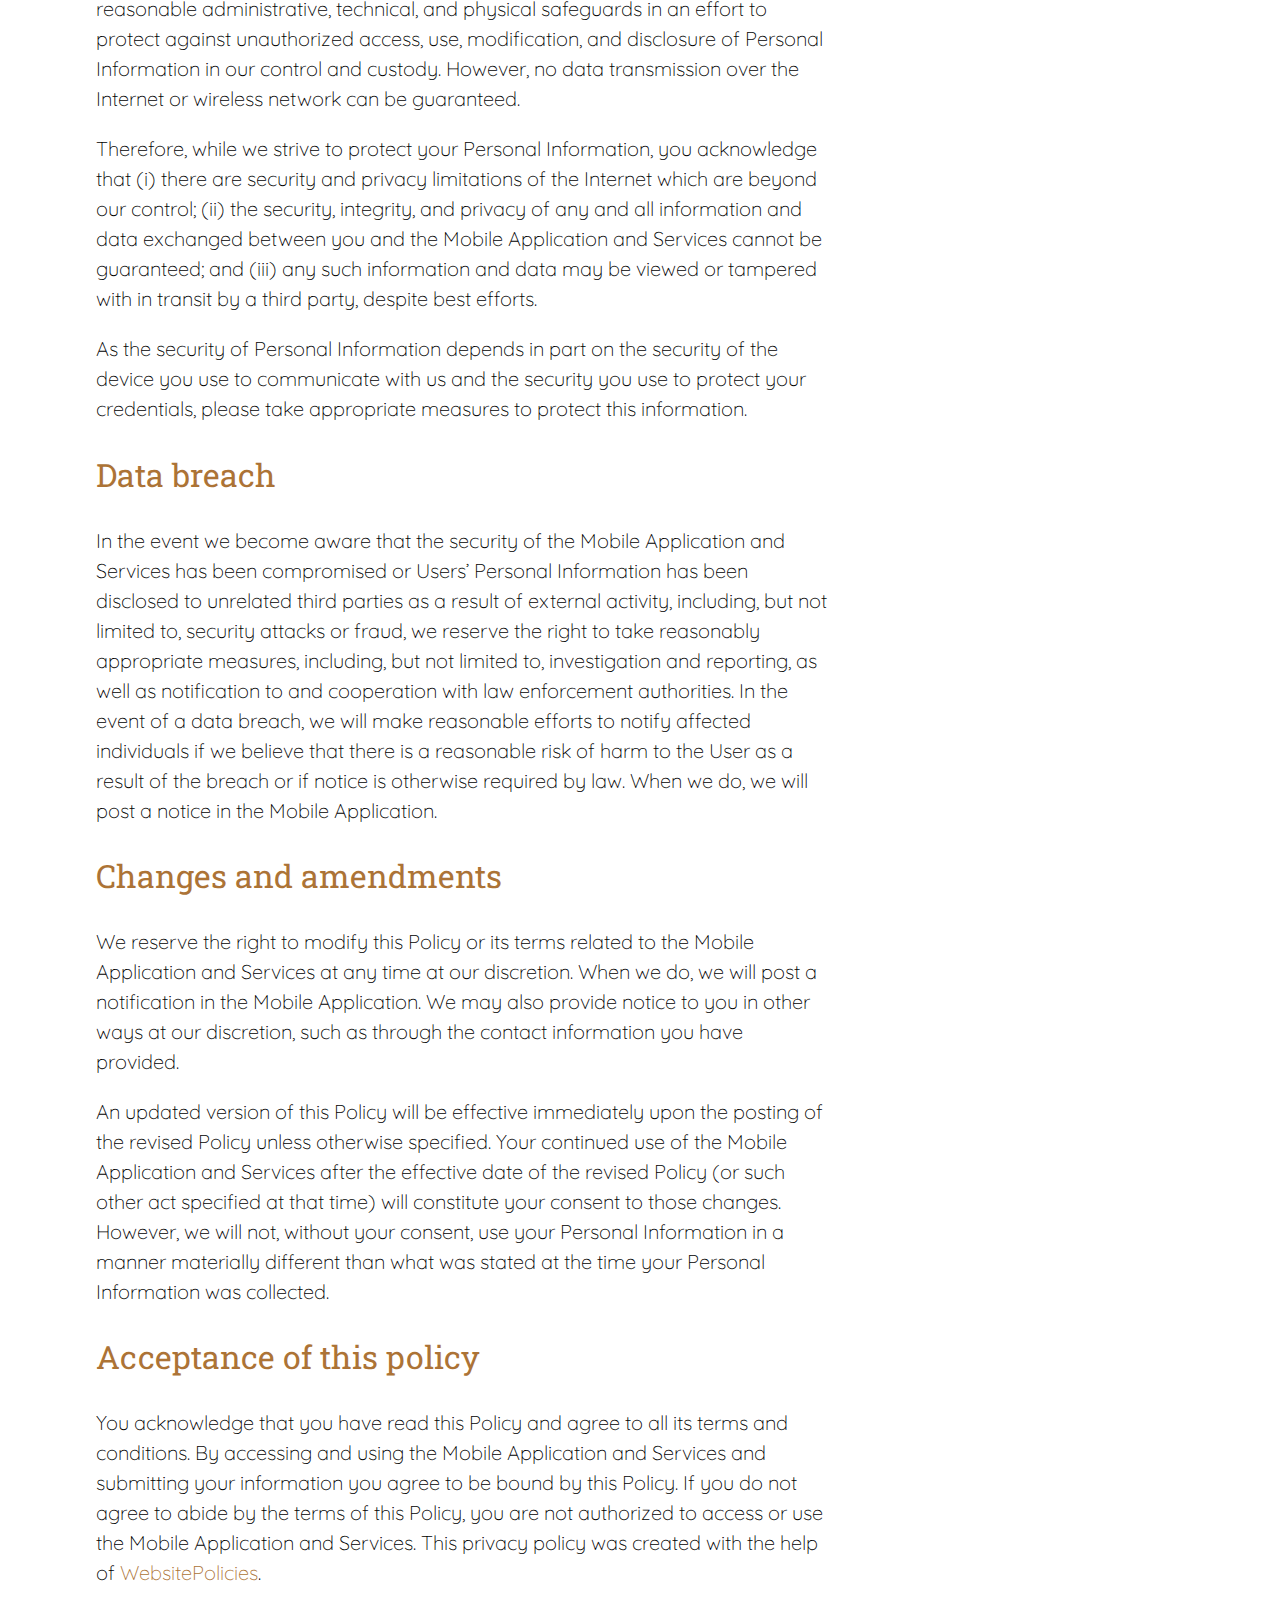
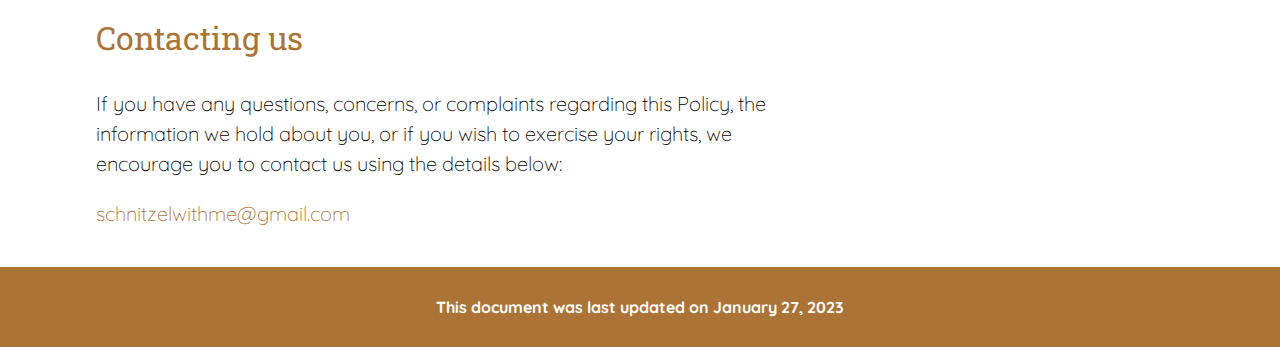
<file: schnitzelwithme/policy.html>
<!DOCTYPE html>
<html lang="en">

<head>
    <meta charset="utf-8" />
    <meta name="description" content="Where is my car - policy" />
    <meta name="keywords" content="" />
    <meta name="author" content="Fabian Thanner" />
    <meta name="viewport" content="width=device-width, initial-scale=1.0" />
    <title>Where is my car - Privacy Policy</title>
    <link href="./styles/styles.css" rel="stylesheet" />
</head>

<body>
    <main>
        <header>
            <div class="content-container">
                <div class="page-header-text">
                    <h1>Privacy policy</h1>
                    <p>We respect your privacy and are committed to protecting it through our compliance with this
                        privacy policy
                        (&#8220;Policy&#8221;). This Policy describes the types of information we may collect from you
                        or that you may
                        provide (&#8220;Personal Information&#8221;) in the &#8220;Schnitzel With Me&#8221; mobile
                        application
                        (&#8220;Mobile Application&#8221; or &#8220;Service&#8221;) and any of its related products and
                        services
                        (collectively, &#8220;Services&#8221;), and our practices for collecting, using, maintaining,
                        protecting, and
                        disclosing that Personal Information. It also describes the choices available to you regarding
                        our use of your
                        Personal Information and how you can access and update it.</p>
                    <p>This Policy is a legally binding agreement between you (&#8220;User&#8221;, &#8220;you&#8221; or
                        &#8220;your&#8221;)
                        and this Mobile Application developer (&#8220;Operator&#8221;, &#8220;we&#8221;,
                        &#8220;us&#8221; or
                        &#8220;our&#8221;). If you are entering into this agreement on behalf of a business or other
                        legal entity, you
                        represent that you have the authority to bind such entity to this agreement, in which case the
                        terms
                        &#8220;User&#8221;, &#8220;you&#8221; or &#8220;your&#8221; shall refer to such entity. If you
                        do not have such
                        authority, or if you do not agree with the terms of this agreement, you must not accept this
                        agreement and may
                        not
                        access and use the Mobile Application and Services. By accessing and using the Mobile
                        Application and Services,
                        you
                        acknowledge that you have read, understood, and agree to be bound by the terms of this Policy.
                        This Policy does
                        not
                        apply to the practices of companies that we do not own or control, or to individuals that we do
                        not employ or
                        manage.</p>
                </div>
            </div>
        </header>

        <div class="grid-content">
            <div class="grid-toc-wrapper">
                <aside class="toc-container">
                    <h2>Table of Contents</h2>
                    <ul id="toc-list"></ul>
                </aside>
            </div>


            <div class="grid-content-wrapper">
                <section>
                    <div class="content-container toc-entry">
                        <h2 id="collection-of-personal-information">Collection of personal information</h2>
                        <p>You can access and use the Mobile Application and Services without telling us who you are
                            or
                            revealing any
                            information by which someone could identify you as a specific, identifiable individual.
                            If,
                            however, you wish to
                            use
                            some of the features offered in the Mobile Application, you may be asked to provide
                            certain
                            Personal Information
                            (for example, your name and e-mail address).</p>
                        <p>We receive and store any information you knowingly provide to us when you create an
                            account,
                            or
                            fill any forms in
                            the
                            Mobile Application. When required, this information may include the following:</p>
                        <ul>
                            <li>Account details (such as user name, unique user ID, password, etc)</li>
                            <li>Contact information (such as email address, phone number, etc)</li>
                            <li>Basic personal information (such as name, country of residence, etc)</li>
                            <li>Geolocation data of your device (such as latitude and longitude)</li>
                        </ul>
                        <p>You can choose not to provide us with your Personal Information, but then you may not be
                            able
                            to
                            take advantage
                            of
                            some of the features in the Mobile Application. Users who are uncertain about what
                            information
                            is mandatory are
                            welcome to contact us.</p>
                    </div>
                </section>

                <section>
                    <div class="content-container toc-entry">
                        <h2 id="privacy-of-children">Privacy of children</h2>
                        <p>We do not knowingly collect any Personal Information from children under the age of 18. If
                            you
                            are under the age
                            of
                            18, please do not submit any Personal Information through the Mobile Application and
                            Services.
                            If you have
                            reason to
                            believe that a child under the age of 18 has provided Personal Information to us through the
                            Mobile Application
                            and
                            Services, please contact us to request that we delete that child&#8217;s Personal
                            Information
                            from our Services.
                        </p>
                        <p>We encourage parents and legal guardians to monitor their children&#8217;s Internet usage and
                            to
                            help enforce
                            this
                            Policy by instructing their children never to provide Personal Information through the
                            Mobile
                            Application and
                            Services without their permission. We also ask that all parents and legal guardians
                            overseeing
                            the care of
                            children
                            take the necessary precautions to ensure that their children are instructed to never give
                            out
                            Personal
                            Information
                            when online without their permission.</p>
                    </div>
                </section>

                <section>
                    <div class="content-container toc-entry">
                        <h2 id="use-and-processing-of-collected-information">Use and processing of collected information
                        </h2>
                        <p>We act as a data controller and a data processor in terms of the GDPR when handling Personal
                            Information, unless
                            we
                            have entered into a data processing agreement with you in which case you would be the data
                            controller and we
                            would
                            be the data processor.</p>
                        <p> Our role may also differ depending on the specific situation involving Personal Information.
                            We
                            act in the
                            capacity
                            of a data controller when we ask you to submit your Personal Information that is necessary
                            to
                            ensure your access
                            and
                            use of the Mobile Application and Services. In such instances, we are a data controller
                            because
                            we determine the
                            purposes and means of the processing of Personal Information and we comply with data
                            controllers&#8217;
                            obligations
                            set forth in the GDPR.</p>
                        <p>We act in the capacity of a data processor in situations when you submit Personal Information
                            through the Mobile
                            Application and Services. We do not own, control, or make decisions about the submitted
                            Personal
                            Information,
                            and
                            such Personal Information is processed only in accordance with your instructions. In such
                            instances, the User
                            providing Personal Information acts as a data controller in terms of the GDPR.</p>
                        <p>In order to make the Mobile Application and Services available to you, or to meet a legal
                            obligation, we may need
                            to
                            collect and use certain Personal Information. If you do not provide the information that we
                            request, we may not
                            be
                            able to provide you with the requested products or services. Any of the information we
                            collect
                            from you may be
                            used
                            for the following purposes:</p>
                        <ul>
                            <li>Create and manage user accounts</li>
                            <li>Respond to inquiries and offer support</li>
                            <li>Run and operate the Mobile Application and Services</li>
                        </ul>
                        <p>Processing your Personal Information depends on how you interact with the Mobile Application
                            and
                            Services, where
                            you
                            are located in the world and if one of the following applies: (i) you have given your
                            consent
                            for one or more
                            specific purposes; this, however, does not apply, whenever the processing of Personal
                            Information is subject to
                            California Consumer Privacy Act or European data protection law; (ii) provision of
                            information
                            is necessary for
                            the
                            performance of an agreement with you and/or for any pre-contractual obligations thereof;
                            (iii)
                            processing is
                            necessary for compliance with a legal obligation to which you are subject; (iv) processing
                            is
                            related to a task
                            that
                            is carried out in the public interest or in the exercise of official authority vested in us;
                            (v)
                            processing is
                            necessary for the purposes of the legitimate interests pursued by us or by a third party.
                        </p>
                        <p> Note that under some legislations we may be allowed to process information until you object
                            to
                            such processing
                            by
                            opting out, without having to rely on consent or any other of the legal bases. In any case,
                            we
                            will be happy to
                            clarify the specific legal basis that applies to the processing, and in particular whether
                            the
                            provision of
                            Personal
                            Information is a statutory or contractual requirement, or a requirement necessary to enter
                            into
                            a contract.</p>
                    </div>
                </section>


                <section>
                    <div class="content-container toc-entry">
                        <h2 id="managing-information">Managing information</h2>
                        <p>You are able to delete certain Personal Information we have about you. The Personal
                            Information
                            you can delete
                            may
                            change as the Mobile Application and Services change. When you delete Personal Information,
                            however, we may
                            maintain
                            a copy of the unrevised Personal Information in our records for the duration necessary to
                            comply
                            with our
                            obligations to our affiliates and partners, and for the purposes described below. If you
                            would
                            like to delete
                            your
                            Personal Information or permanently delete your account, you can do so on the settings page
                            of
                            your account in
                            the
                            Mobile Application or simply by contacting us.</p>
                    </div>
                </section>


                <section>
                    <div class="content-container toc-entry">
                        <h2 id="disclosure-of-information">Disclosure of information</h2>
                        <p> To maintain the highest level of privacy and to protect your Personal Information to the
                            full
                            extent, we do not
                            share your Personal Information with anyone and for any reason.</p>
                    </div>
                </section>


                <section>
                    <div class="content-container toc-entry">
                        <h2 id="retention-of-information">Retention of information</h2>
                        <p>We will retain and use your Personal Information for the period necessary to enforce our
                            agreements, resolve
                            disputes, and unless a longer retention period is required or permitted by law up to a
                            maximum
                            of 60 months.</p>
                        <p>We may use any aggregated data derived from or incorporating your Personal Information after
                            you
                            update or delete
                            it,
                            but not in a manner that would identify you personally. Once the retention period expires,
                            Personal Information
                            shall be deleted. Therefore, the right to access, the right to erasure, the right to
                            rectification, and the
                            right to
                            data portability cannot be enforced after the expiration of the retention period.</p>

                    </div>
                </section>


                <section>
                    <div class="content-container toc-entry">
                        <h2 id="transfer-of-information">Transfer of information</h2>
                        <p>Depending on your location, data transfers may involve transferring and storing your
                            information
                            in a country
                            other
                            than your own. However, this will not include countries outside the European Union and
                            European
                            Economic Area.
                            If
                            any such transfer takes place, you can find out more by checking the relevant sections of
                            this
                            Policy or inquire
                            with us using the information provided in the contact section.</p>

                    </div>
                </section>


                <section>
                    <div class="content-container toc-entry">
                        <h2 id="data-protection-rights-under-the-gdpr">Data protection rights under the GDPR</h2>
                        <p>If you are a resident of the European Economic Area (&#8220;EEA&#8221;), you have certain
                            data
                            protection rights
                            and
                            we aim to take reasonable steps to allow you to correct, amend, delete, or limit the use of
                            your
                            Personal
                            Information. If you wish to be informed what Personal Information we hold about you and if
                            you
                            want it to be
                            removed
                            from our systems, please contact us. In certain circumstances, you have the following data
                            protection rights:
                        </p>
                        <p>
                            (i) You have the right to withdraw consent where you have previously given your consent to
                            the
                            processing of
                            your
                            Personal Information. To the extent that the legal basis for our processing of your Personal
                            Information is
                            consent,
                            you have the right to withdraw that consent at any time. Withdrawal will not affect the
                            lawfulness of processing
                            before the withdrawal.</p>
                        <p>(ii) You have the right to learn if your Personal Information is being processed by us,
                            obtain
                            disclosure
                            regarding
                            certain aspects of the processing, and obtain a copy of your Personal Information undergoing
                            processing.</p>
                        <p>(iii) You have the right to verify the accuracy of your information and ask for it to be
                            updated
                            or corrected.
                            You
                            also have the right to request us to complete the Personal Information you believe is
                            incomplete.</p>
                        <p>(iv) You have the right to object to the processing of your information if the processing is
                            carried out on a
                            legal
                            basis other than consent. Where Personal Information is processed for the public interest,
                            in
                            the exercise of an
                            official authority vested in us, or for the purposes of the legitimate interests pursued by
                            us,
                            you may object
                            to
                            such processing by providing a ground related to your particular situation to justify the
                            objection.</p>
                        <p>(v) You have the right, under certain circumstances, to restrict the processing of your
                            Personal
                            Information.
                            These
                            circumstances include: the accuracy of your Personal Information is contested by you and we
                            must
                            verify its
                            accuracy; the processing is unlawful, but you oppose the erasure of your Personal
                            Information
                            and request the
                            restriction of its use instead; we no longer need your Personal Information for the purposes
                            of
                            processing, but
                            you
                            require it to establish, exercise or defend your legal claims; you have objected to
                            processing
                            pending the
                            verification of whether our legitimate grounds override your legitimate grounds. Where
                            processing has been
                            restricted, such Personal Information will be marked accordingly and, with the exception of
                            storage, will be
                            processed only with your consent or for the establishment, to exercise or defense of legal
                            claims, for the
                            protection of the rights of another natural, or legal person or for reasons of important
                            public
                            interest.</p>
                        <p>(vi) You have the right, under certain circumstances, to obtain the erasure of your Personal
                            Information from us.
                            These circumstances include: the Personal Information is no longer necessary in relation to
                            the
                            purposes for
                            which
                            it was collected or otherwise processed; you withdraw consent to consent-based processing;
                            you
                            object to the
                            processing under certain rules of applicable data protection law; the processing is for
                            direct
                            marketing
                            purposes;
                            and the personal data have been unlawfully processed. However, there are exclusions of the
                            right
                            to erasure such
                            as
                            where processing is necessary: for exercising the right of freedom of expression and
                            information; for compliance
                            with a legal obligation; or for the establishment, to exercise or defense of legal claims.
                        </p>
                        <p>(vii) You have the right to receive your Personal Information that you have provided to us in
                            a
                            structured,
                            commonly
                            used, and machine-readable format and, if technically feasible, to have it transmitted to
                            another controller
                            without
                            any hindrance from us, provided that such transmission does not adversely affect the rights
                            and
                            freedoms of
                            others.
                        </p>
                        <p>(viii) You have the right to complain to a data protection authority about our collection and
                            use
                            of your
                            Personal
                            Information. If you are not satisfied with the outcome of your complaint directly with us,
                            you
                            have the right to
                            lodge a complaint with your local data protection authority. For more information, please
                            contact your local
                            data
                            protection authority in the EEA. This provision is applicable provided that your Personal
                            Information is
                            processed
                            by automated means and that the processing is based on your consent, on a contract which you
                            are
                            part of, or on
                            pre-contractual obligations thereof.</p>

                    </div>
                </section>

                <section>
                    <div class="content-container toc-entry">
                        <h2 id="california-privacy-rights">California privacy rights</h2>
                        <p>Consumers residing in California are afforded certain additional rights with respect to their
                            Personal
                            Information
                            under the California Consumer Privacy Act (&#8220;CCPA&#8221;). If you are a California
                            resident, this section
                            applies to you.</p>
                        <p>In addition to the rights as explained in this Policy, California residents who provide
                            Personal
                            Information as
                            defined in the statute to obtain Services for personal, family, or household use are
                            entitled to
                            request and
                            obtain
                            from us, once a calendar year, information about the categories and specific pieces of
                            Personal
                            Information we
                            have
                            collected and disclosed.</p>
                        <p>Furthermore, California residents have the right to request deletion of their Personal
                            Information or opt-out of
                            the
                            sale of their Personal Information which may include selling, disclosing, or transferring
                            Personal Information
                            to
                            another business or a third party for monetary or other valuable consideration. To do so,
                            simply
                            contact us. We
                            will
                            not discriminate against you if you exercise your rights under the CCPA.</p>

                    </div>
                </section>

                <section>
                    <div class="content-container toc-entry">
                        <h2 id="how-to-exercise-your-rights">How to exercise your rights</h2>
                        <p>Any requests to exercise your rights can be directed to us through the contact details
                            provided
                            in this document.
                            Please note that we may ask you to verify your identity before responding to such requests.
                            Your
                            request must
                            provide sufficient information that allows us to verify that you are the person you are
                            claiming
                            to be or that
                            you
                            are the authorized representative of such person. If we receive your request from an
                            authorized
                            representative,
                            we
                            may request evidence that you have provided such an authorized representative with power of
                            attorney or that the
                            authorized representative otherwise has valid written authority to submit requests on your
                            behalf.</p>
                        <p>You must include sufficient details to allow us to properly understand the request and
                            respond to
                            it. We cannot
                            respond to your request or provide you with Personal Information unless we first verify your
                            identity or
                            authority
                            to make such a request and confirm that the Personal Information relates to you.</p>

                    </div>
                </section>

                <section>
                    <div class="content-container toc-entry">
                        <h2 id="links-to-other-resources">Links to other resources</h2>
                        <p>The Mobile Application and Services contain links to other resources that are not owned or
                            controlled by us.
                            Please
                            be aware that we are not responsible for the privacy practices of such other resources or
                            third
                            parties. We
                            encourage you to be aware when you leave the Mobile Application and Services and to read the
                            privacy statements
                            of
                            each and every resource that may collect Personal Information.</p>

                    </div>
                </section>

                <section>
                    <div class="content-container toc-entry">
                        <h2 id="information-security">Information security</h2>
                        <p>We secure information you provide on computer servers in a controlled, secure environment,
                            protected from
                            unauthorized access, use, or disclosure. We maintain reasonable administrative, technical,
                            and
                            physical
                            safeguards
                            in an effort to protect against unauthorized access, use, modification, and disclosure of
                            Personal Information
                            in
                            our control and custody. However, no data transmission over the Internet or wireless network
                            can
                            be guaranteed.
                        </p>
                        <p>Therefore, while we strive to protect your Personal Information, you acknowledge that (i)
                            there
                            are security and
                            privacy limitations of the Internet which are beyond our control; (ii) the security,
                            integrity,
                            and privacy of
                            any
                            and all information and data exchanged between you and the Mobile Application and Services
                            cannot be guaranteed;
                            and
                            (iii) any such information and data may be viewed or tampered with in transit by a third
                            party,
                            despite best
                            efforts.</p>
                        <p>As the security of Personal Information depends in part on the security of the device you use
                            to
                            communicate with
                            us
                            and the security you use to protect your credentials, please take appropriate measures to
                            protect this
                            information.
                        </p>

                    </div>
                </section>

                <section>
                    <div class="content-container toc-entry">
                        <h2 id="data-breach">Data breach</h2>
                        <p>In the event we become aware that the security of the Mobile Application and Services has
                            been
                            compromised or
                            Users&#8217; Personal Information has been disclosed to unrelated third parties as a result
                            of
                            external
                            activity,
                            including, but not limited to, security attacks or fraud, we reserve the right to take
                            reasonably appropriate
                            measures, including, but not limited to, investigation and reporting, as well as
                            notification to
                            and cooperation
                            with law enforcement authorities. In the event of a data breach, we will make reasonable
                            efforts
                            to notify
                            affected
                            individuals if we believe that there is a reasonable risk of harm to the User as a result of
                            the
                            breach or if
                            notice
                            is otherwise required by law. When we do, we will post a notice in the Mobile Application.
                        </p>

                    </div>
                </section>

                <section>
                    <div class="content-container toc-entry">
                        <h2 id="changes-and-amendments">Changes and amendments</h2>
                        <p>We reserve the right to modify this Policy or its terms related to the Mobile Application and
                            Services at any
                            time at
                            our discretion. When we do, we will post a notification in the Mobile Application. We may
                            also
                            provide notice to
                            you
                            in other ways at our discretion, such as through the contact information you have provided.
                        </p>
                        <p>An updated version of this Policy will be effective immediately upon the posting of the
                            revised
                            Policy unless
                            otherwise specified. Your continued use of the Mobile Application and Services after the
                            effective date of the
                            revised Policy (or such other act specified at that time) will constitute your consent to
                            those
                            changes.
                            However, we
                            will not, without your consent, use your Personal Information in a manner materially
                            different
                            than what was
                            stated
                            at the time your Personal Information was collected.</p>

                    </div>
                </section>

                <section>
                    <div class="content-container toc-entry">
                        <h2 id="acceptance-of-this-policy">Acceptance of this policy</h2>
                        <p>You acknowledge that you have read this Policy and agree to all its terms and conditions. By
                            accessing and using
                            the
                            Mobile Application and Services and submitting your information you agree to be bound by
                            this
                            Policy. If you do
                            not
                            agree to abide by the terms of this Policy, you are not authorized to access or use the
                            Mobile
                            Application and
                            Services. This privacy policy was created with the help of <a
                                href="https://www.websitepolicies.com" target="_blank"
                                rel="nofollow">WebsitePolicies</a>.
                        </p>
                    </div>
                </section>

                <section>
                    <div class="content-container toc-entry">
                        <h2 id="contacting-us">Contacting us</h2>
                        <p>If you have any questions, concerns, or complaints regarding this Policy, the information we
                            hold
                            about you, or
                            if
                            you wish to exercise your rights, we encourage you to contact us using the details below:
                        </p>
                        <p>
                            <a href="mailto:schnitzelwithme@gmail.com">schnitzelwithme@gmail.com</a>
                        </p>
                    </div>
                </section>
            </div>
        </div>
    </main>

    <footer>
        <p>This document was last updated on January 27, 2023</p>
    </footer>

    <script src="./scripts/index.js"></script>

</body>

</html>
</file>
<file: magiciancalculator/styles/styles.css>
/* ===============================================
Fonts
=============================================== */

@font-face {
    font-family: "RobotoSlab";
    src: url("../fonts/RobotoSlab-VariableFont_wght.ttf") format('truetype');
  }
  
  @font-face {
    font-family: "Quicksand";
    src: url("../fonts/Quicksand-VariableFont_wght.ttf") format('truetype');
  }
  
  @font-face {
    font-family: "CascadiaCode";
    src: url("../fonts/CascadiaCode.ttf") format('truetype');
  }
  
  /* ===============================================
  Global
  =============================================== */
  
  :root {
    /* for background */
    --background-color: #D2D2D2;
    --background-color-highlight: #D2D2D2;
  
    /* for headers */
    --main-color: #1C1C1C;
  
    /* for text */
    --text-color: #000000;
    --text-color-obscure: #25292c;
  
    /* used for links */
    --accent-color: #F19A38;
    --highlight-color: #000000;
    --after-color: #798ff8;
  
    /* if something is "not active" */
    --obscure-color: #525f94;
    
    /* fonts */
    --font-family-heading: RobotoSlab, Helvetica;
    --font-family-body: Quicksand, Helvetica, Arial, sans-serif;
    --font-family-code: CascadiaCode;
  
    /* others */
    scroll-behavior: smooth;
  }
  
  * {
    /* This is more intuitive than the default content-box */
    box-sizing: border-box;
    scroll-padding-top: 100px;
  }
  
  
  img {
    /* Prevent images from growing out of their parent container. */
    max-width: 100%;
  }
  
  /* ===============================================
  Banner
  =============================================== */
  .banner {
    z-index: 1;
    position: sticky;
    top: 0;
    display: flex;
    color: red;
    background-color: var(--main-color);
    height: 80px;
    margin-left: 0;
    margin-bottom: 2vh;
    width: 100vw;
  }
  
  .banner > p {
    margin: 0;
    padding: 0;
  }
  
  /* ===============================================
  Body & Content
  =============================================== */
  nav.mobile,
  main {
    width: clamp(350px, 85vw, 1600px);
    padding: 0;
    margin: auto;
  }
  
  body {
    padding: 0;
    margin: 0;
    font-family: var(--font-family-body);
    font-weight: 200;
    font-size: clamp(0.75rem, 1.25rem, 1.5rem);
    line-height: 1.5;
    color: var(--text-color);
    background-color: var(--background-color);
  }
  
  /* ===============================================
  Headers
  =============================================== */
  
  h1,
  h2,
  h3,
  h4,
  h5,
  h6 {
    color: var(--main-color);
    font-family: var(--font-family-heading);
    font-size: clamp(1.5rem, 2rem, 2.5rem);
    font-weight: 400;
  }
  
  h1 {
    font-size: clamp(2.25rem, 2.75rem, 3.25rem);
  }
  
  /* ===============================================
  Links
  =============================================== */
  
  a {
    text-decoration: none;
    color: var(--accent-color);
  }
  
  a:hover {
    color: var(--highlight-color);
  }
  
  a:after {
    color: var(--accent-color);
  }
  
  /* https://www.30secondsofcode.org/css/s/hover-underline-animation */
  
  a.hover-underline-animation {
    display: inline-block;
    position: relative;
  }
  
  a.hover-underline-animation:after {
    color: var(--after-color);
    content: '';
    position: absolute;
    width: 100%;
    transform: scaleX(0);
    height: 1px;
    bottom: 0;
    left: 0;
    background-color: var(--highlight-color);
    transform-origin: bottom right;
    transition: transform 0.25s ease-out;
  }
  
  a.hover-underline-animation:hover::after {
    transform: scaleX(1);
    transform-origin: bottom left;
  }
  
  /* ===============================================
  Lists
  =============================================== */
  
  ul {
    list-style: none;
    margin: 2vw 0 2vw 0;
  }
  
  ul li::before {
    content: "\2022";
    color: var(--main-color);
    font-weight: bold;
    display: inline-block;
    width: 1rem;
    margin-left: -1rem;
  }
  
  ul li {
    margin: 1vw 0 1vw 0;
  }
  
  /* ===============================================
  Grids
  =============================================== */
  
  .grid-content {
    display: grid;
    grid-template-columns: 1fr;
    word-break: break-word;
  }
  
  /* ===============================================
  Footer
  =============================================== */
  footer {
    background-color: var(--main-color);
    color: var(--background-color);
    font-size: clamp(1rem, 1rem, 2rem);
    font-weight: bold;
    height: 80px;
    display: flex;
    justify-content: center;
    align-items: center;
    margin-top: 2vh;
  }
  
  footer > p {
    margin: 0 10px 0 10px;
    padding: 0;
    text-align: center;
  }
  
  /* ===============================================
  Media Queries
  =============================================== */
  
  @media only screen and (min-width: 1200px) {
    .grid-content {
      display: grid;
      grid-template-columns: 5fr 2fr;
      grid-column-gap: 5vw;
      word-break: normal;
    }
    .grid-content-wrapper {
      grid-column: 1;
      grid-row: 1;
    }
    * {
      scroll-padding-top: 10px;
    }
    .banner {
      position: relative;
    }
  }
  
  @media only screen and (min-width: 1600px) {
    .user-cards-grid {
      grid-template-columns: 1fr 1fr 1fr;
      grid-auto-rows: 1fr;
    }
    user-card {
      grid-row: 1;
    }
  }
</file>
<file: schnitzelwithme/styles/styles.css>
/* ===============================================
Fonts
=============================================== */

@font-face {
    font-family: "RobotoSlab";
    src: url("../fonts/RobotoSlab-VariableFont_wght.ttf") format('truetype');
  }
  
  @font-face {
    font-family: "Quicksand";
    src: url("../fonts/Quicksand-VariableFont_wght.ttf") format('truetype');
  }
  
  @font-face {
    font-family: "CascadiaCode";
    src: url("../fonts/CascadiaCode.ttf") format('truetype');
  }
  
  /* ===============================================
  Global
  =============================================== */
  
  :root {
    /* for background */
    --background-color: #ffffff;
    --background-color-highlight: #ffffff;
  
    /* for headers */
    --main-color: #AC7336;
  
    /* for text */
    --text-color: #000000;
    --text-color-obscure: #25292c;
  
    /* used for links */
    --accent-color: #AC7336;
    --highlight-color: #c9d1d9;
    --after-color: #798ff8;
  
    /* if something is "not active" */
    --obscure-color: #525f94;
    
    /* fonts */
    --font-family-heading: RobotoSlab, Helvetica;
    --font-family-body: Quicksand, Helvetica, Arial, sans-serif;
    --font-family-code: CascadiaCode;
  
    /* others */
    scroll-behavior: smooth;
  }
  
  * {
    /* This is more intuitive than the default content-box */
    box-sizing: border-box;
    scroll-padding-top: 100px;
  }
  
  
  img {
    /* Prevent images from growing out of their parent container. */
    max-width: 100%;
  }
  
  /* ===============================================
  Banner
  =============================================== */
  .banner {
    z-index: 1;
    position: sticky;
    top: 0;
    display: flex;
    color: red;
    background-color: var(--main-color);
    height: 80px;
    margin-left: 0;
    margin-bottom: 2vh;
    width: 100vw;
  }
  
  .banner > p {
    margin: 0;
    padding: 0;
  }
  
  /* ===============================================
  Body & Content
  =============================================== */
  nav.mobile,
  main {
    width: clamp(350px, 85vw, 1600px);
    padding: 0;
    margin: auto;
  }
  
  body {
    padding: 0;
    margin: 0;
    font-family: var(--font-family-body);
    font-weight: 200;
    font-size: clamp(0.75rem, 1.25rem, 1.5rem);
    line-height: 1.5;
    color: var(--text-color);
    background-color: var(--background-color);
  }
  
  /* ===============================================
  Headers
  =============================================== */
  
  h1,
  h2,
  h3,
  h4,
  h5,
  h6 {
    color: var(--main-color);
    font-family: var(--font-family-heading);
    font-size: clamp(1.5rem, 2rem, 2.5rem);
    font-weight: 400;
  }
  
  h1 {
    font-size: clamp(2.25rem, 2.75rem, 3.25rem);
  }
  
  /* ===============================================
  Links
  =============================================== */
  
  a {
    text-decoration: none;
    color: var(--accent-color);
  }
  
  a:hover {
    color: var(--highlight-color);
  }
  
  a:after {
    color: var(--accent-color);
  }
  
  /* https://www.30secondsofcode.org/css/s/hover-underline-animation */
  
  a.hover-underline-animation {
    display: inline-block;
    position: relative;
  }
  
  a.hover-underline-animation:after {
    color: var(--after-color);
    content: '';
    position: absolute;
    width: 100%;
    transform: scaleX(0);
    height: 1px;
    bottom: 0;
    left: 0;
    background-color: var(--highlight-color);
    transform-origin: bottom right;
    transition: transform 0.25s ease-out;
  }
  
  a.hover-underline-animation:hover::after {
    transform: scaleX(1);
    transform-origin: bottom left;
  }
  
  /* ===============================================
  Lists
  =============================================== */
  
  ul {
    list-style: none;
    margin: 2vw 0 2vw 0;
  }
  
  ul li::before {
    content: "\2022";
    color: var(--main-color);
    font-weight: bold;
    display: inline-block;
    width: 1rem;
    margin-left: -1rem;
  }
  
  ul li {
    margin: 1vw 0 1vw 0;
  }
  
  /* ===============================================
  Grids
  =============================================== */
  
  .grid-content {
    display: grid;
    grid-template-columns: 1fr;
    word-break: break-word;
  }
  
  /* ===============================================
  Footer
  =============================================== */
  footer {
    background-color: var(--main-color);
    color: var(--background-color);
    font-size: clamp(1rem, 1rem, 2rem);
    font-weight: bold;
    height: 80px;
    display: flex;
    justify-content: center;
    align-items: center;
    margin-top: 2vh;
  }
  
  footer > p {
    margin: 0 10px 0 10px;
    padding: 0;
    text-align: center;
  }
  
  /* ===============================================
  Media Queries
  =============================================== */
  
  @media only screen and (min-width: 1200px) {
    .grid-content {
      display: grid;
      grid-template-columns: 5fr 2fr;
      grid-column-gap: 5vw;
      word-break: normal;
    }
    .grid-content-wrapper {
      grid-column: 1;
      grid-row: 1;
    }
    * {
      scroll-padding-top: 10px;
    }
    .banner {
      position: relative;
    }
  }
  
  @media only screen and (min-width: 1600px) {
    .user-cards-grid {
      grid-template-columns: 1fr 1fr 1fr;
      grid-auto-rows: 1fr;
    }
    user-card {
      grid-row: 1;
    }
  }
</file>
<file: whereismycar/styles/styles.css>
/* ===============================================
Fonts
=============================================== */

@font-face {
    font-family: "RobotoSlab";
    src: url("../fonts/RobotoSlab-VariableFont_wght.ttf") format('truetype');
  }
  
  @font-face {
    font-family: "Quicksand";
    src: url("../fonts/Quicksand-VariableFont_wght.ttf") format('truetype');
  }
  
  @font-face {
    font-family: "CascadiaCode";
    src: url("../fonts/CascadiaCode.ttf") format('truetype');
  }
  
  /* ===============================================
  Global
  =============================================== */
  
  :root {
    /* for background */
    --background-color: #2D477A;
    --background-color-highlight: #2D477A;
  
    /* for headers */
    --main-color: #F3DAA3;
  
    /* for text */
    --text-color: #ffffff;
    --text-color-obscure: #25292c;
  
    /* used for links */
    --accent-color: #798ff8;
    --highlight-color: #c9d1d9;
    --after-color: #798ff8;
  
    /* if something is "not active" */
    --obscure-color: #525f94;
    
    /* fonts */
    --font-family-heading: RobotoSlab, Helvetica;
    --font-family-body: Quicksand, Helvetica, Arial, sans-serif;
    --font-family-code: CascadiaCode;
  
    /* others */
    scroll-behavior: smooth;
  }
  
  * {
    /* This is more intuitive than the default content-box */
    box-sizing: border-box;
    scroll-padding-top: 100px;
  }
  
  
  img {
    /* Prevent images from growing out of their parent container. */
    max-width: 100%;
  }
  
  /* ===============================================
  Banner
  =============================================== */
  .banner {
    z-index: 1;
    position: sticky;
    top: 0;
    display: flex;
    color: red;
    background-color: var(--main-color);
    height: 80px;
    margin-left: 0;
    margin-bottom: 2vh;
    width: 100vw;
  }
  
  .banner > p {
    margin: 0;
    padding: 0;
  }
  
  /* ===============================================
  Body & Content
  =============================================== */
  nav.mobile,
  main {
    width: clamp(350px, 85vw, 1600px);
    padding: 0;
    margin: auto;
  }
  
  body {
    padding: 0;
    margin: 0;
    font-family: var(--font-family-body);
    font-weight: 200;
    font-size: clamp(0.75rem, 1.25rem, 1.5rem);
    line-height: 1.5;
    color: var(--text-color);
    background-color: var(--background-color);
  }
  
  /* ===============================================
  Headers
  =============================================== */
  
  h1,
  h2,
  h3,
  h4,
  h5,
  h6 {
    color: var(--main-color);
    font-family: var(--font-family-heading);
    font-size: clamp(1.5rem, 2rem, 2.5rem);
    font-weight: 400;
  }
  
  h1 {
    font-size: clamp(2.25rem, 2.75rem, 3.25rem);
  }
  
  /* ===============================================
  Links
  =============================================== */
  
  a {
    text-decoration: none;
    color: var(--accent-color);
  }
  
  a:hover {
    color: var(--highlight-color);
  }
  
  a:after {
    color: var(--accent-color);
  }
  
  /* https://www.30secondsofcode.org/css/s/hover-underline-animation */
  
  a.hover-underline-animation {
    display: inline-block;
    position: relative;
  }
  
  a.hover-underline-animation:after {
    color: var(--after-color);
    content: '';
    position: absolute;
    width: 100%;
    transform: scaleX(0);
    height: 1px;
    bottom: 0;
    left: 0;
    background-color: var(--highlight-color);
    transform-origin: bottom right;
    transition: transform 0.25s ease-out;
  }
  
  a.hover-underline-animation:hover::after {
    transform: scaleX(1);
    transform-origin: bottom left;
  }
  
  /* ===============================================
  Lists
  =============================================== */
  
  ul {
    list-style: none;
    margin: 2vw 0 2vw 0;
  }
  
  ul li::before {
    content: "\2022";
    color: var(--main-color);
    font-weight: bold;
    display: inline-block;
    width: 1rem;
    margin-left: -1rem;
  }
  
  ul li {
    margin: 1vw 0 1vw 0;
  }
  
  /* ===============================================
  Grids
  =============================================== */
  
  .grid-content {
    display: grid;
    grid-template-columns: 1fr;
    word-break: break-word;
  }
  
  /* ===============================================
  Footer
  =============================================== */
  footer {
    background-color: var(--main-color);
    color: var(--background-color);
    font-size: clamp(1rem, 1rem, 2rem);
    font-weight: bold;
    height: 80px;
    display: flex;
    justify-content: center;
    align-items: center;
    margin-top: 2vh;
  }
  
  footer > p {
    margin: 0 10px 0 10px;
    padding: 0;
    text-align: center;
  }
  
  /* ===============================================
  Media Queries
  =============================================== */
  
  @media only screen and (min-width: 1200px) {
    .grid-content {
      display: grid;
      grid-template-columns: 5fr 2fr;
      grid-column-gap: 5vw;
      word-break: normal;
    }
    .grid-content-wrapper {
      grid-column: 1;
      grid-row: 1;
    }
    * {
      scroll-padding-top: 10px;
    }
    .banner {
      position: relative;
    }
  }
  
  @media only screen and (min-width: 1600px) {
    .user-cards-grid {
      grid-template-columns: 1fr 1fr 1fr;
      grid-auto-rows: 1fr;
    }
    user-card {
      grid-row: 1;
    }
  }
</file>
